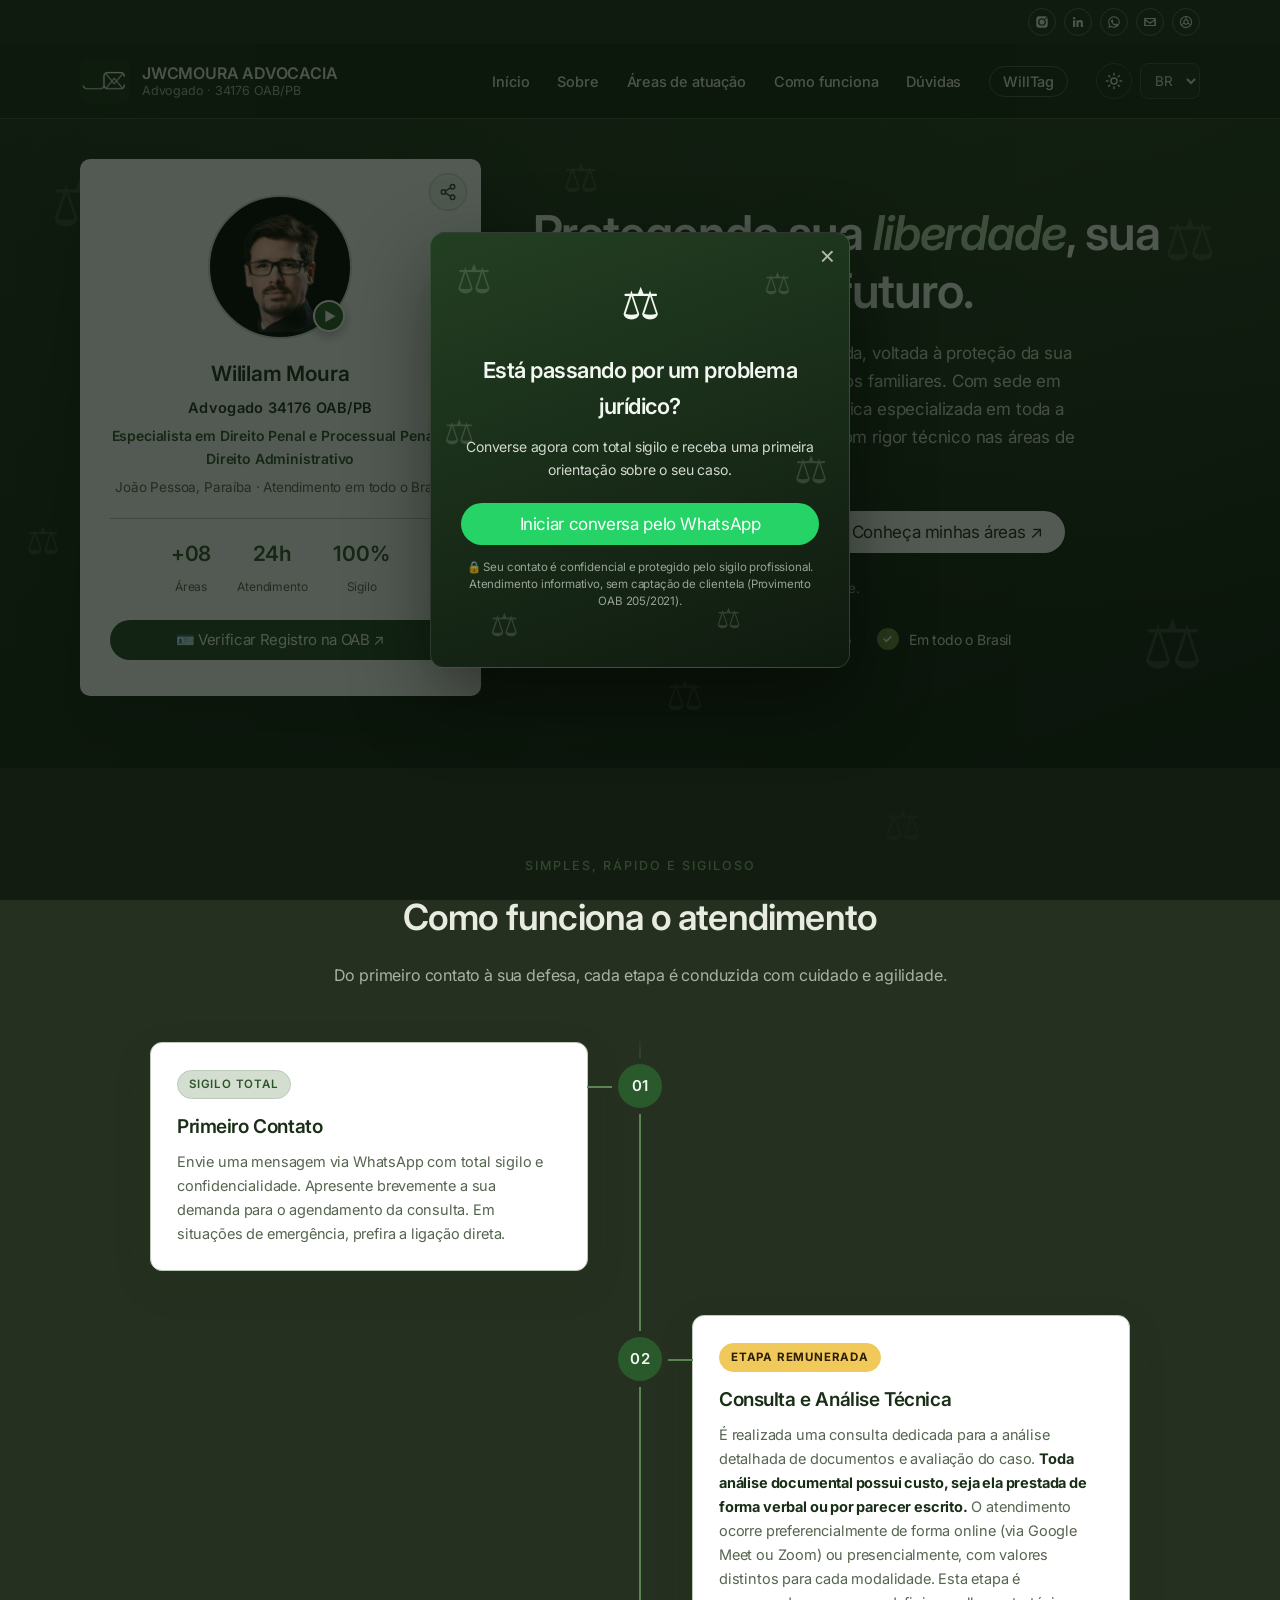
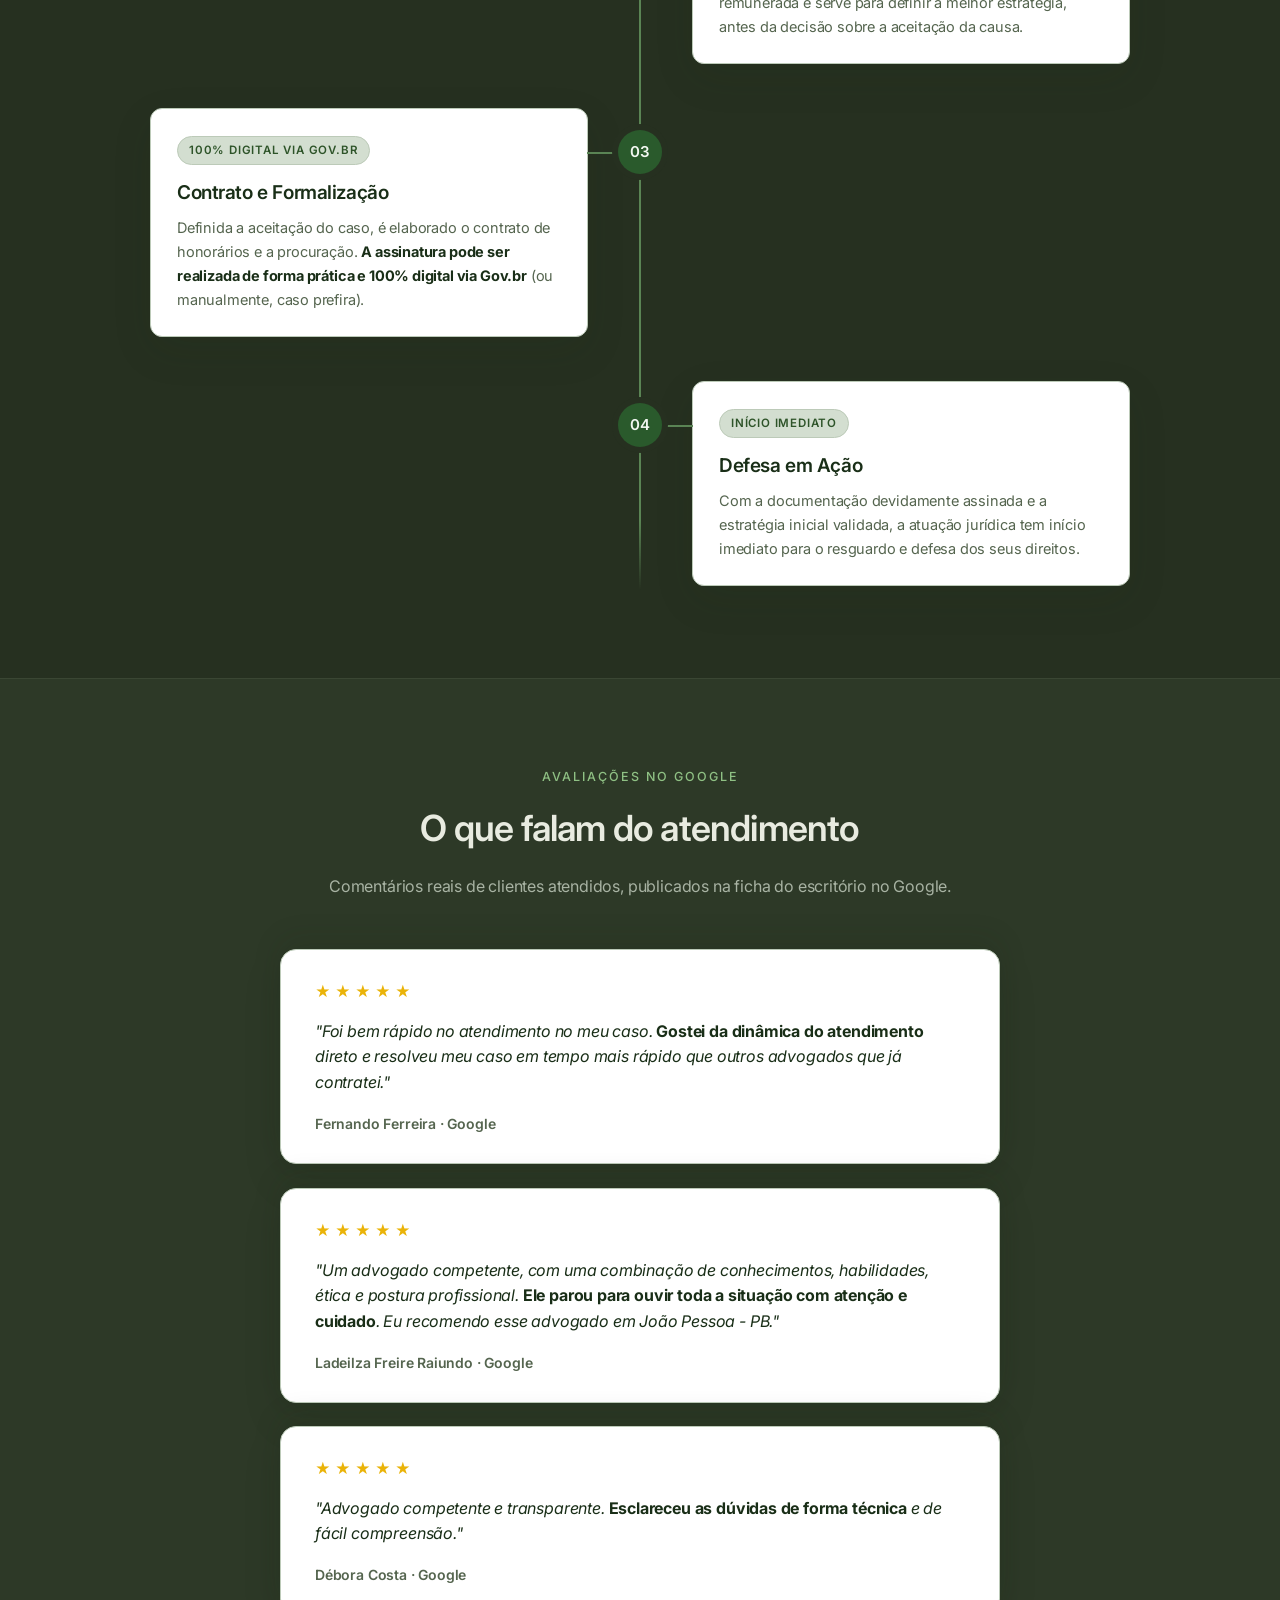
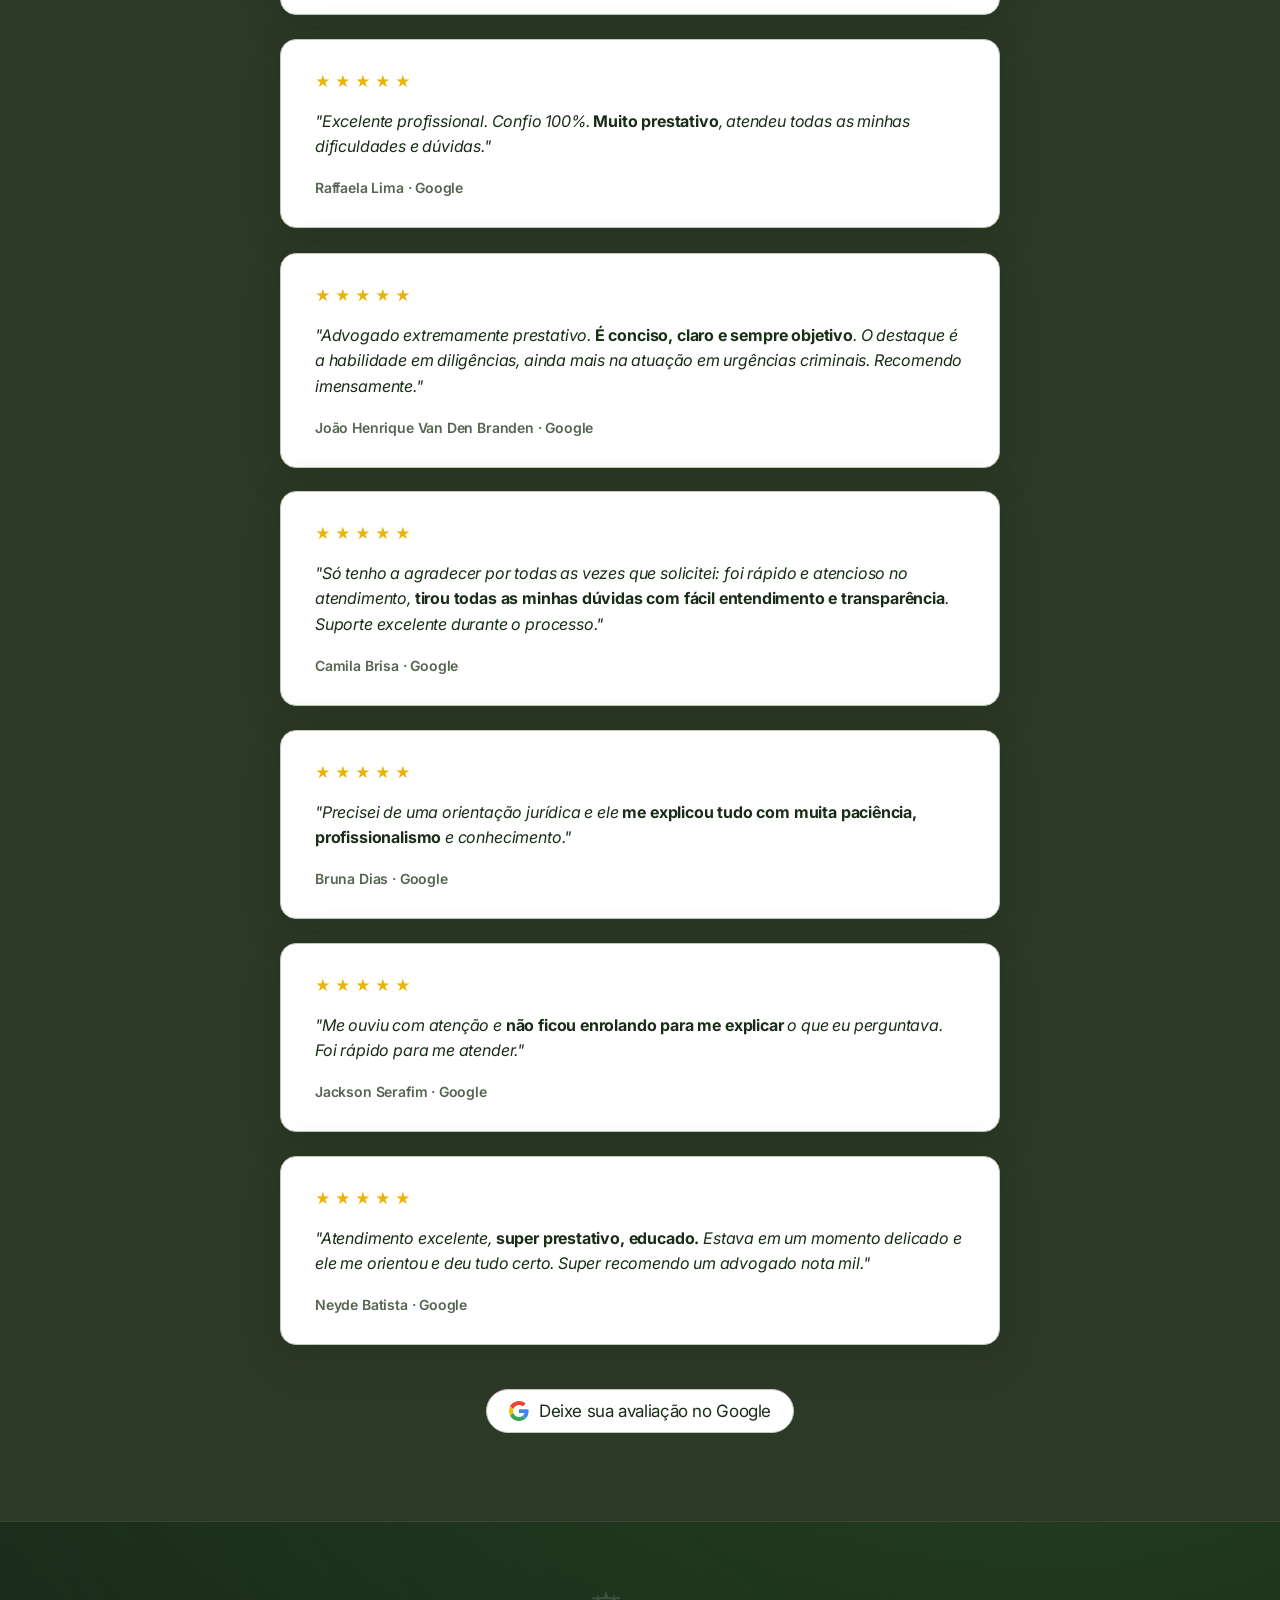
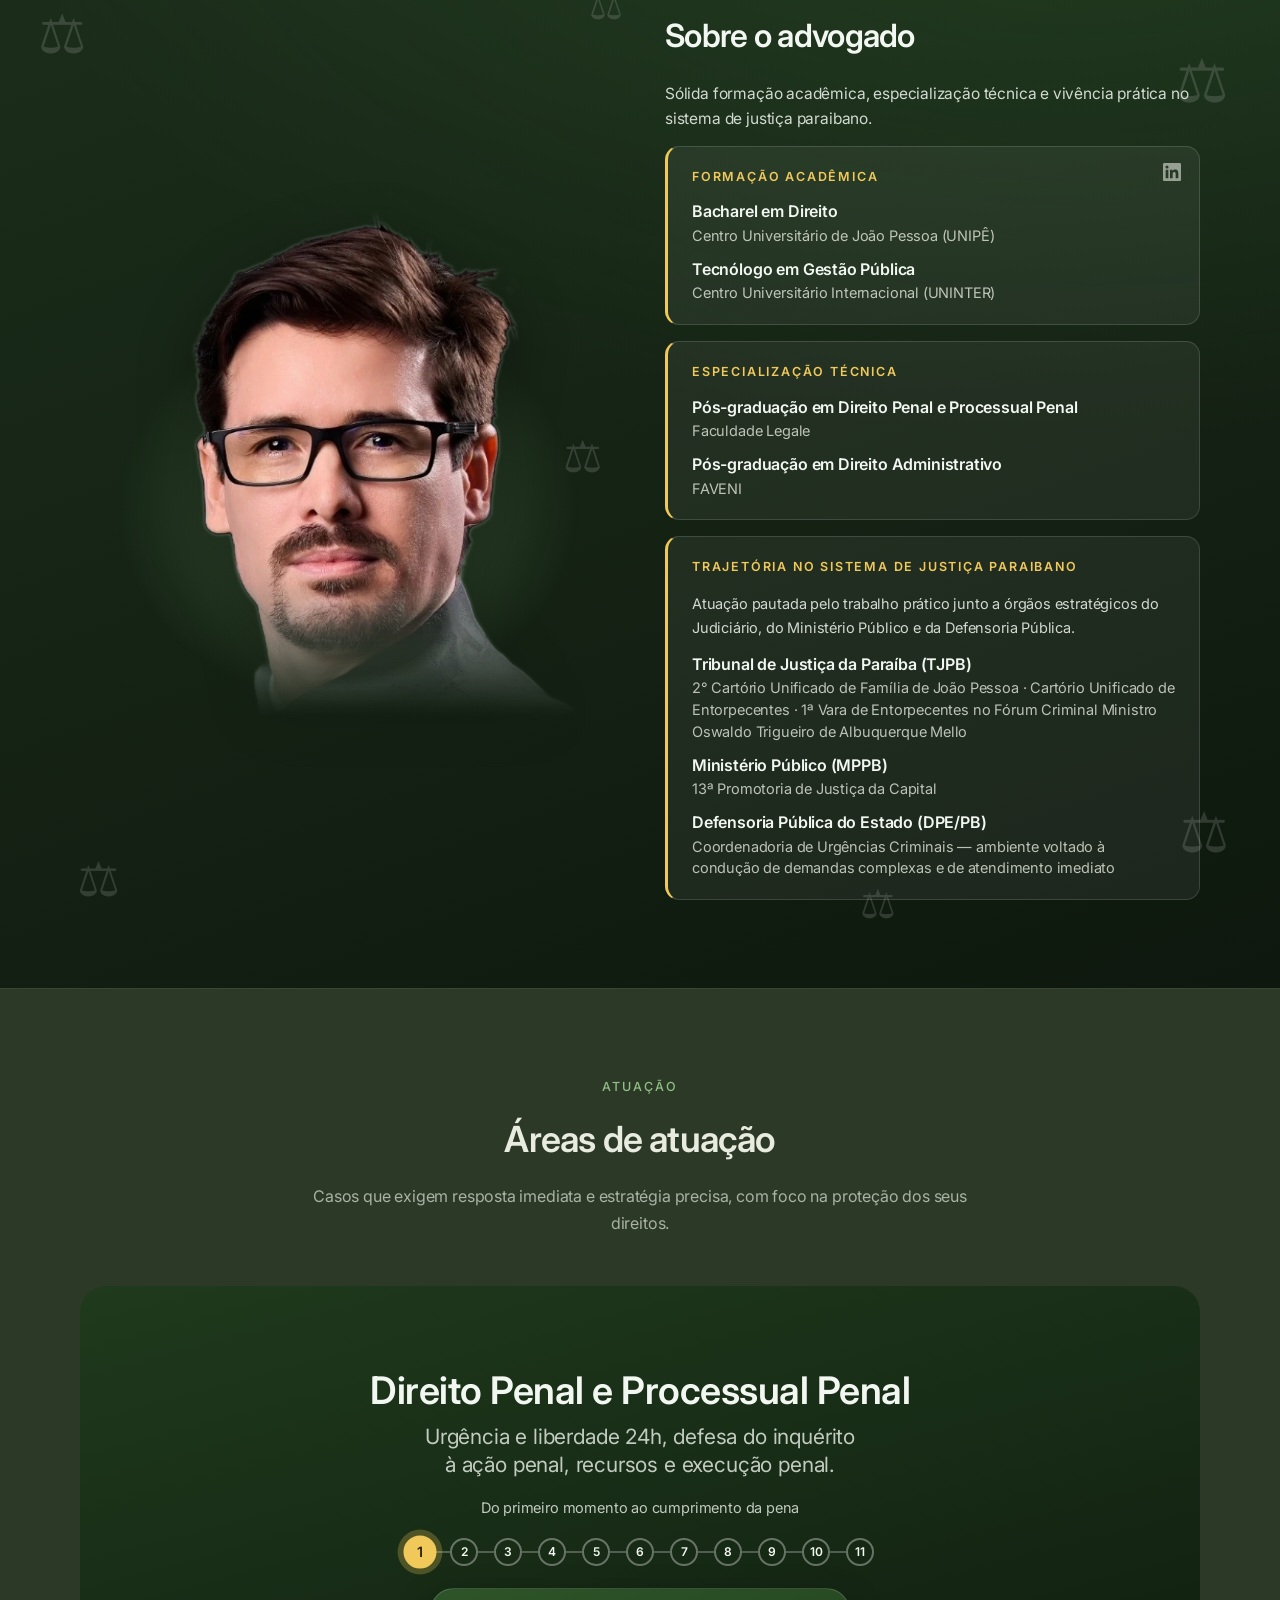
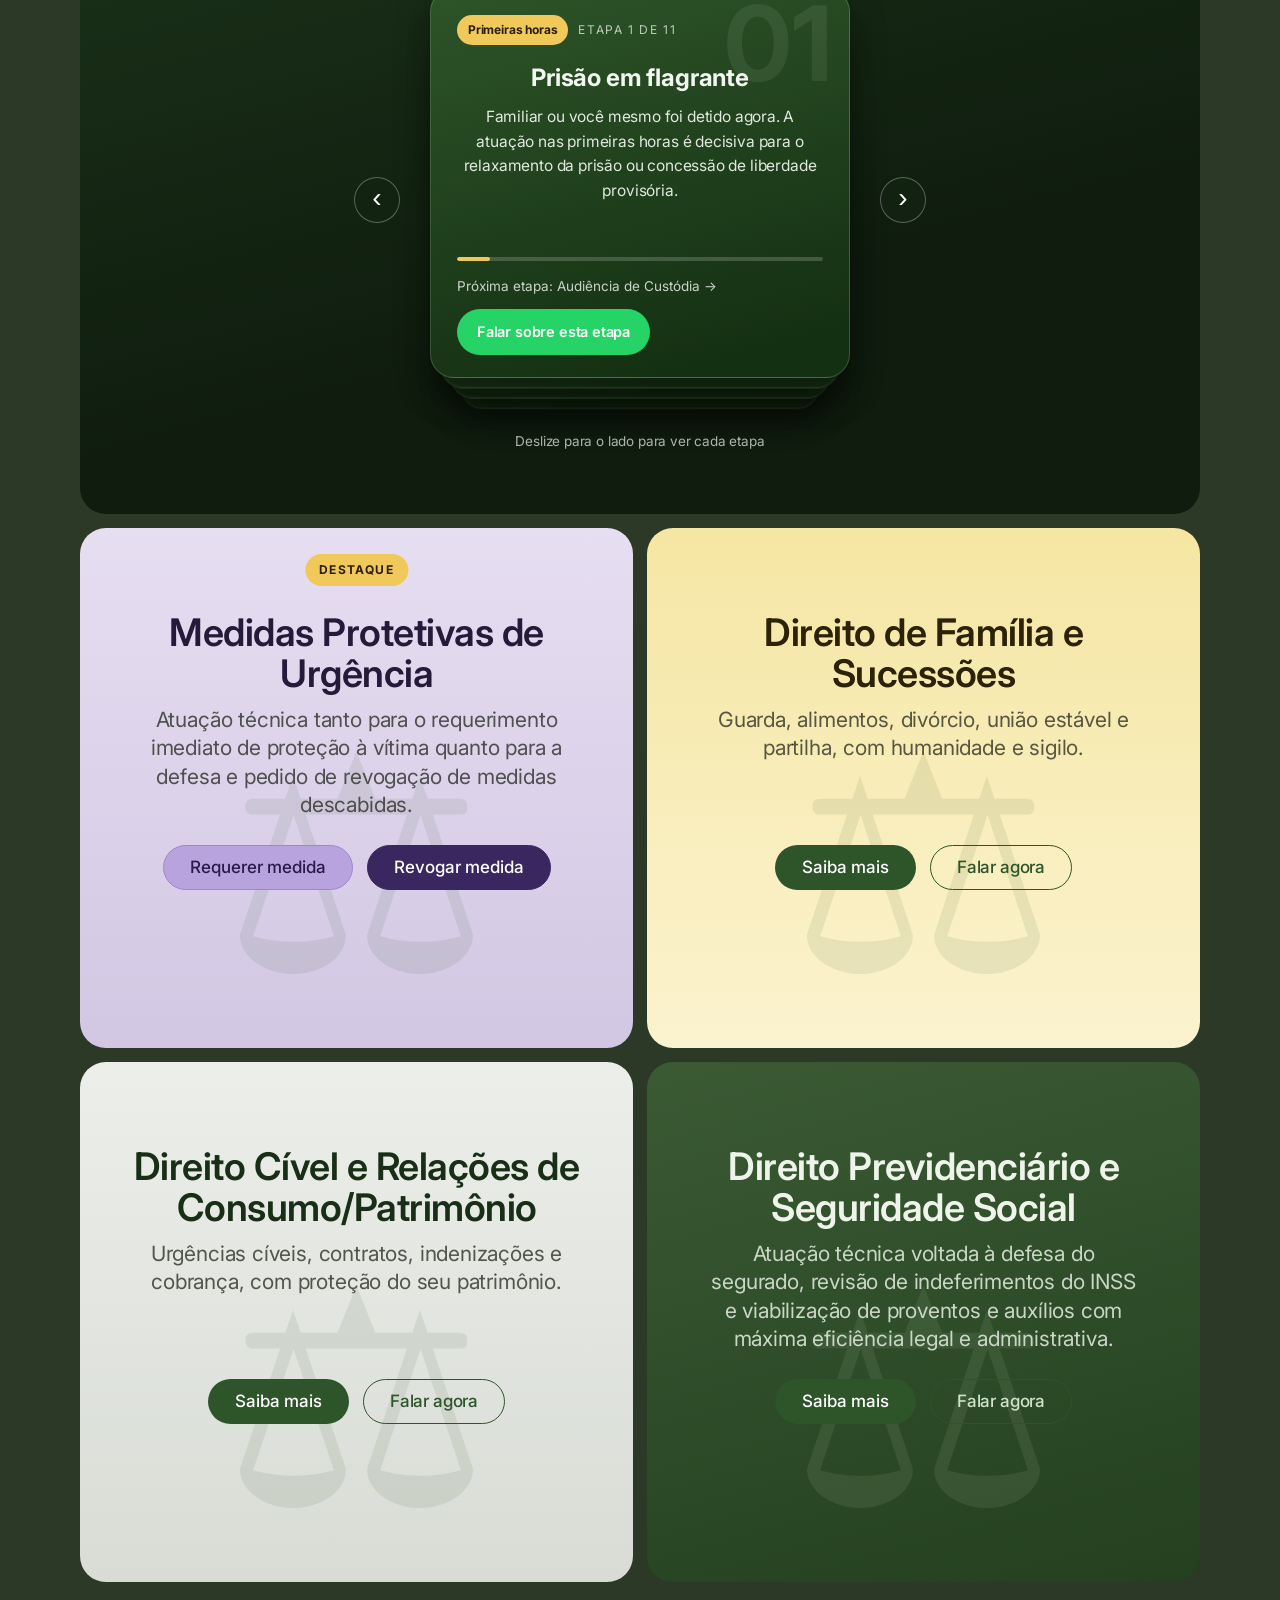
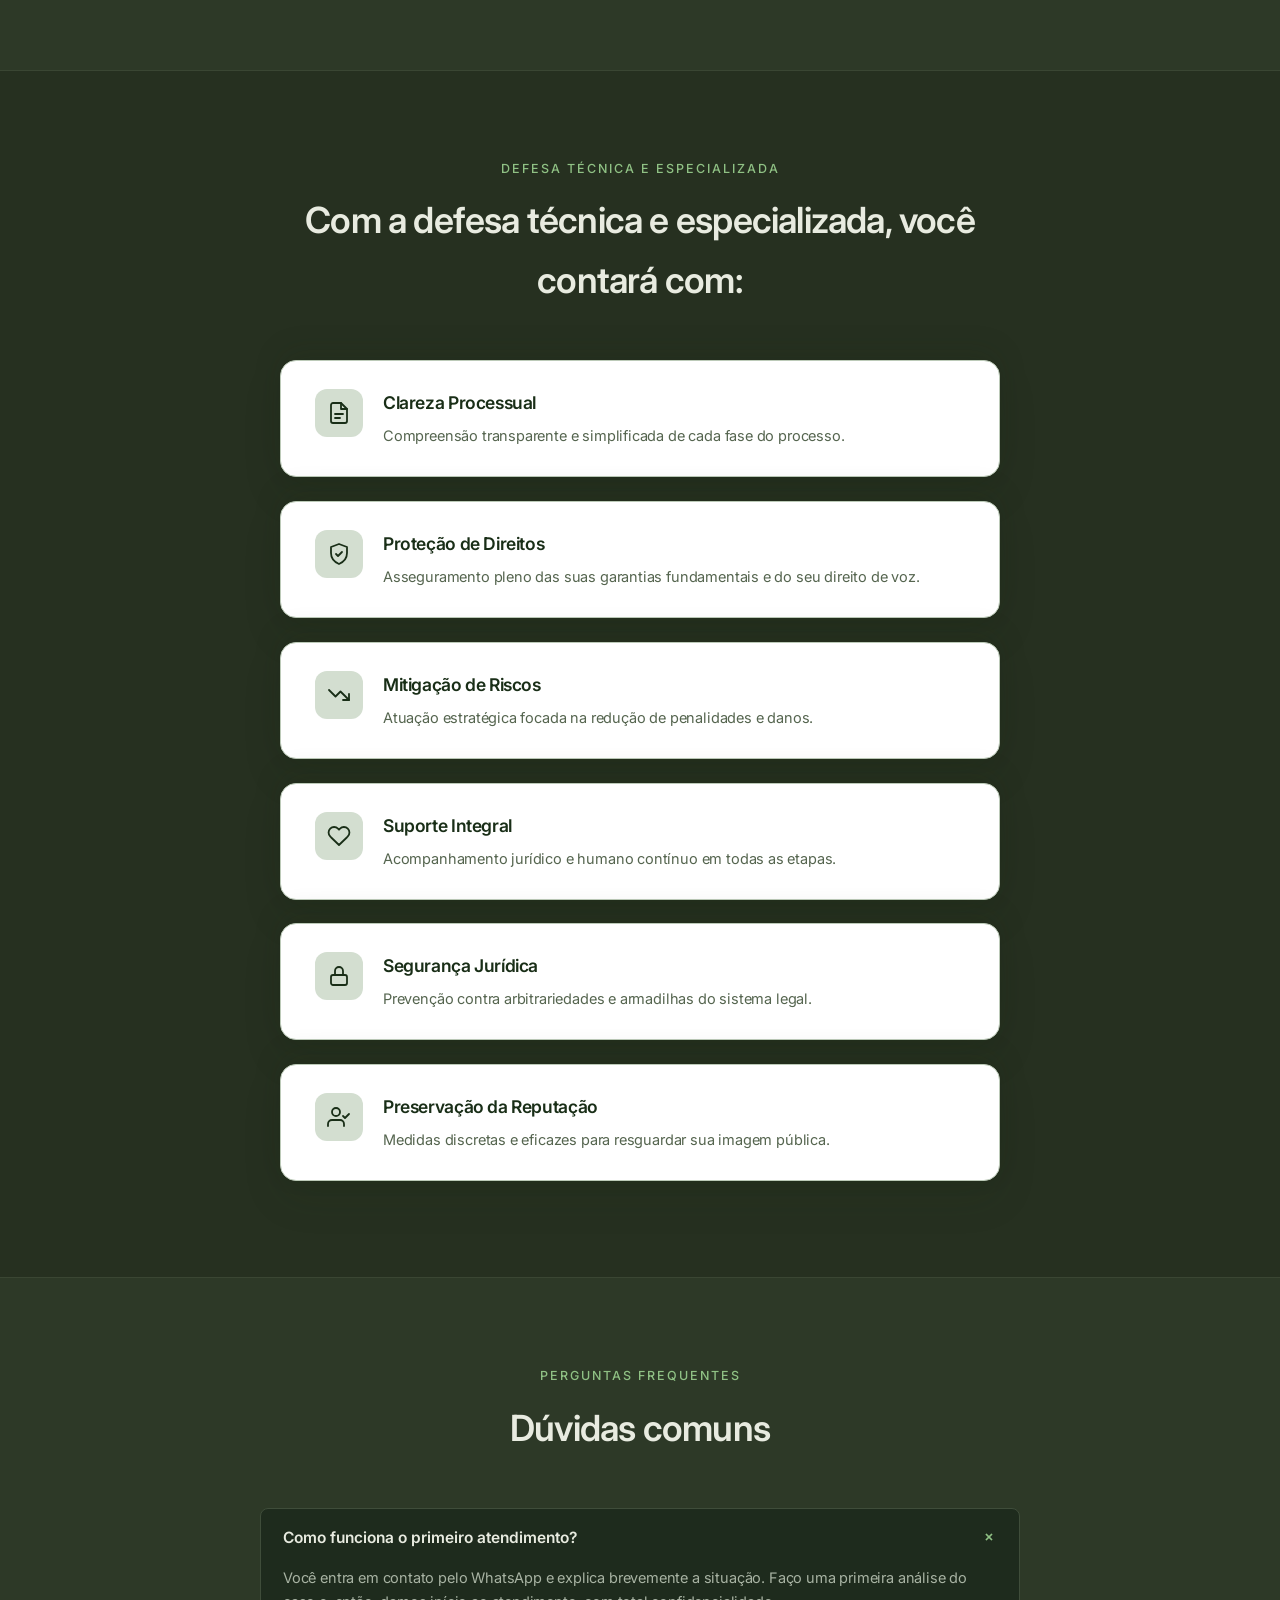
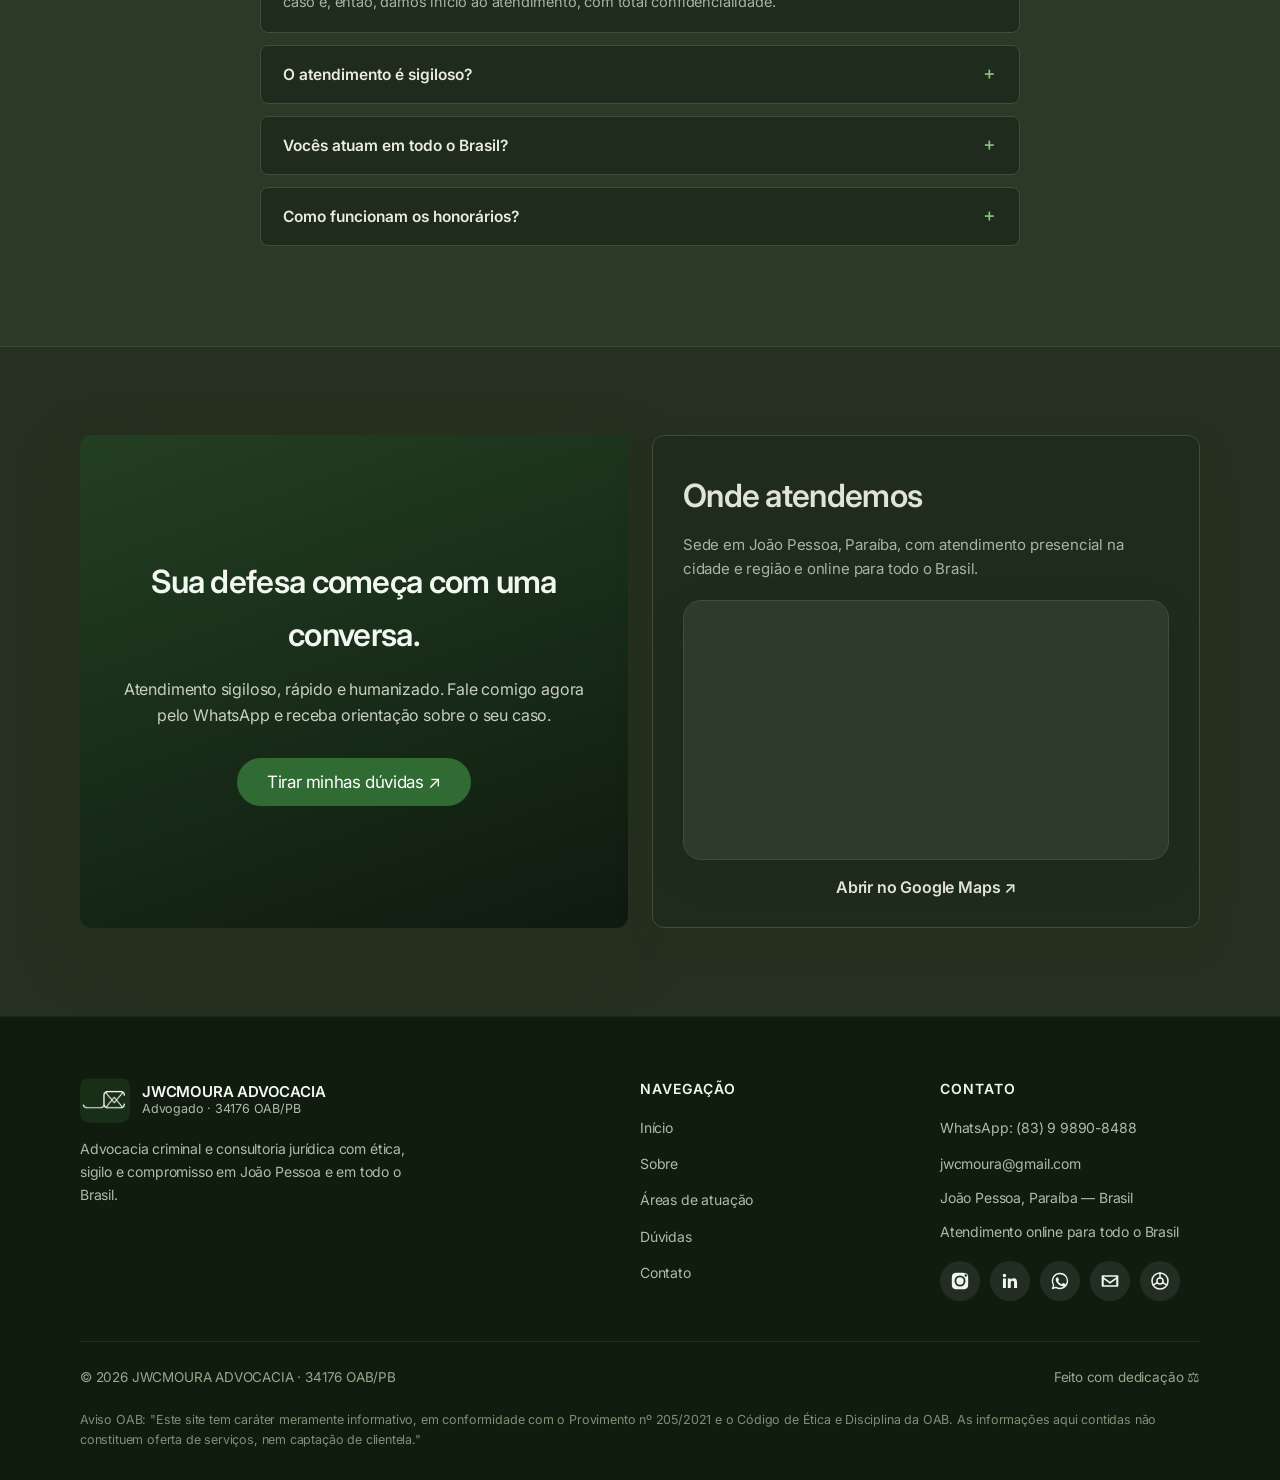
<file: index.html>
<!DOCTYPE html>
<html lang="pt-BR">
<head>
  <meta charset="UTF-8" />
  <meta name="referrer" content="strict-origin-when-cross-origin" />
  <meta name="viewport" content="width=device-width, initial-scale=1.0" />
  <link rel="icon" type="image/png" href="assets/img/logo.png" />
  <link rel="preconnect" href="https://fonts.googleapis.com" />
  <link rel="preconnect" href="https://fonts.gstatic.com" crossorigin />
  <link href="https://fonts.googleapis.com/css2?family=Inter:wght@400;500;600;700&display=swap" rel="stylesheet" />
  <title>JWCMOURA ADVOCACIA | Advogado OAB/PB</title>
  <link rel="stylesheet" href="assets/css/01-base.css" />
  <link rel="stylesheet" href="assets/css/02-header.css" />
  <link rel="stylesheet" href="assets/css/03-sections.css" />
  <link rel="stylesheet" href="assets/css/04-components.css" />
  <link rel="stylesheet" href="assets/css/05-whatsapp.css" />
  <link rel="stylesheet" href="assets/css/06-responsive.css" />
  <link rel="stylesheet" href="assets/css/07-apple-ui.css" />
  <link rel="stylesheet" href="assets/css/08-video-modal.css" />
  <link rel="stylesheet" href="assets/css/09-content-blocks.css" />
  <link rel="stylesheet" href="assets/css/10-interactions.css" />
  <link rel="stylesheet" href="assets/css/11-theme.css" />
  <link rel="stylesheet" href="assets/css/12-carousels.css" />
  <link rel="stylesheet" href="assets/css/13-card-stack.css" />

  <!-- Scripts: dados primeiro, depois a lógica (defer mantém a ordem) -->
  <script defer src="assets/js/data/areas.js"></script>
  <script defer src="assets/js/data/i18n.js"></script>
  <script defer src="assets/js/data/flow.js"></script>
  <script defer src="assets/js/data/protective-measures.js"></script>
  <script defer src="assets/js/card-stack.js"></script>
  <script defer src="assets/js/whatsapp-avatar.js"></script>
  <script defer src="assets/js/main.js"></script>
  <script defer src="assets/js/reveal.js"></script>
  <script defer src="assets/js/whatsapp-drag.js"></script>
  <script defer src="assets/js/testimonials.js"></script>
  <script defer src="assets/js/whatsapp-visibility.js"></script>
  <script defer src="assets/js/areas.js"></script>
  <script defer src="assets/js/i18n.js"></script>
  <script defer src="assets/js/willtag.js"></script>
  <script defer src="assets/js/whatsapp-bubble.js"></script>
  <script defer src="assets/js/theme.js"></script>
  <script defer src="assets/js/share.js"></script>
  <script defer src="assets/js/flow-modal.js"></script>
  <script defer src="assets/js/protective-measures.js"></script>
</head>
<body>
  <div class="bg-shapes" aria-hidden="true">
    <div class="scale" style="top:4%;  left:6%;  font-size:70px; animation:float-a 16s infinite;">⚖</div>
    <div class="scale" style="top:12%; right:8%; font-size:46px; animation:float-b 13s infinite;">⚖</div>
    <div class="scale" style="top:34%; left:2%;  font-size:60px; animation:float-c 18s infinite;">⚖</div>
    <div class="scale" style="top:60%; left:10%; font-size:38px; animation:float-d 20s infinite;">⚖</div>
    <div class="scale" style="bottom:26%; left:14%; font-size:52px; animation:float-b 15s infinite;">⚖</div>
    <div class="scale" style="bottom:18%; right:8%; font-size:66px; animation:float-a 19s infinite;">⚖</div>
    <div class="scale" style="bottom:6%;  right:28%; font-size:42px; animation:float-c 14s infinite;">⚖</div>
    <div class="scale" style="top:48%; right:14%; font-size:54px; animation:float-d 17s infinite;">⚖</div>
    <div class="scale" style="bottom:42%; left:42%; font-size:36px; animation:float-a 21s infinite;">⚖</div>
    <div class="scale" style="top:70%;  left:24%; font-size:48px; animation:float-c 16s infinite;">⚖</div>
  </div>

  <!-- Announcement bar + social icons -->
  <div class="announce">
    <div class="social-top">
      <a href="https://www.instagram.com/jwcmoura" target="_blank" rel="noopener" aria-label="Instagram" title="Instagram"><svg viewBox="0 0 24 24"><path d="M12 2.2c3.2 0 3.6 0 4.85.07 1.17.05 1.8.25 2.23.41.56.22.96.48 1.38.9.42.42.68.82.9 1.38.16.42.36 1.06.41 2.23.06 1.25.07 1.65.07 4.85s0 3.6-.07 4.85c-.05 1.17-.25 1.8-.41 2.23a3.7 3.7 0 0 1-.9 1.38c-.42.42-.82.68-1.38.9-.42.16-1.06.36-2.23.41-1.25.07-1.65.07-4.85.07s-3.6 0-4.85-.07c-1.17-.05-1.8-.25-2.23-.41a3.7 3.7 0 0 1-1.38-.9 3.7 3.7 0 0 1-.9-1.38c-.16-.42-.36-1.06-.41-2.23C2.21 15.6 2.2 15.2 2.2 12s0-3.6.07-4.85c.05-1.17.25-1.8.41-2.23.22-.56.48-.96.9-1.38.42-.42.82-.68 1.38-.9.42-.16 1.06-.36 2.23-.41C8.4 2.21 8.8 2.2 12 2.2zm0 3.2a6.6 6.6 0 1 0 0 13.2 6.6 6.6 0 0 0 0-13.2zm0 2.2a4.4 4.4 0 1 1 0 8.8 4.4 4.4 0 0 1 0-8.8zm6.9-3.6a1.5 1.5 0 1 0 0 3 1.5 1.5 0 0 0 0-3z"/></svg></a><a href="https://www.linkedin.com/in/jwcmoura/" target="_blank" rel="noopener" aria-label="LinkedIn" title="LinkedIn"><svg viewBox="0 0 24 24"><path d="M20.45 20.45h-3.56v-5.57c0-1.33-.03-3.04-1.85-3.04-1.85 0-2.14 1.45-2.14 2.94v5.67H9.35V9h3.41v1.56h.05c.48-.9 1.64-1.85 3.37-1.85 3.6 0 4.27 2.37 4.27 5.46v6.28zM5.34 7.43a2.07 2.07 0 1 1 0-4.14 2.07 2.07 0 0 1 0 4.14zM7.12 20.45H3.55V9h3.57v11.45z"/></svg></a><a href="https://wa.me/5583998908488" target="_blank" rel="noopener" aria-label="WhatsApp" title="WhatsApp"><svg viewBox="0 0 24 24"><path d="M12.04 2a9.9 9.9 0 0 0-8.5 14.93L2 22l5.2-1.36A9.9 9.9 0 1 0 12.04 2zm0 1.8a8.1 8.1 0 1 1-4.3 15l-.3-.18-3.08.8.82-3-.2-.32A8.1 8.1 0 0 1 12.04 3.8zM8.6 7.6c-.2 0-.5.07-.75.35-.26.28-1 1-1 2.4s1.03 2.8 1.17 3c.14.2 2 3.2 4.9 4.36 2.4.95 2.9.76 3.4.72.52-.05 1.68-.68 1.92-1.35.24-.67.24-1.24.17-1.36-.07-.12-.26-.2-.55-.33-.29-.14-1.68-.83-1.94-.92-.26-.1-.45-.14-.64.14-.19.29-.73.92-.9 1.1-.16.2-.33.22-.62.08-.29-.14-1.2-.44-2.3-1.42-.85-.76-1.43-1.7-1.6-1.98-.16-.29-.02-.44.13-.58.13-.13.29-.34.43-.5.14-.17.19-.29.29-.48.1-.2.05-.36-.02-.5-.07-.15-.64-1.58-.9-2.16-.23-.5-.47-.5-.64-.5z"/></svg></a><a href="mailto:jwcmoura@gmail.com" aria-label="E-mail" title="E-mail"><svg viewBox="0 0 24 24"><path d="M3 5h18a1 1 0 0 1 1 1v12a1 1 0 0 1-1 1H3a1 1 0 0 1-1-1V6a1 1 0 0 1 1-1zm1.5 2.2v.2L12 13l7.5-5.6v-.2l-.1-.2H4.6l-.1.2zm15 2.6L12 15.4 4.5 9.8V17h15V9.8z"/></svg></a><a href="https://chromewebstore.google.com/detail/willtag/kfolkefjecgpmdgmdboegoicanlagdem" target="_blank" rel="noopener" aria-label="WillTag — Chrome Web Store" title="WillTag — Chrome Web Store"><svg viewBox="0 0 24 24"><circle cx="12" cy="12" r="9.6" fill="none" stroke="currentColor" stroke-width="1.8"/><circle cx="12" cy="12" r="3.7" fill="none" stroke="currentColor" stroke-width="1.8"/><path d="M12 8.3V2.4M15.2 13.9l5.1 3M8.8 13.9l-5.1 3" fill="none" stroke="currentColor" stroke-width="1.8" stroke-linecap="round"/></svg></a>
    </div>
  </div>

  <!-- Navbar -->
  <nav class="topbar">
    <div class="topbar-inner">
      <a class="brand" href="#inicio">
        <span class="brand-mark" role="img" aria-label="Logo JWCMOURA"></span>
        <span class="brand-name">JWCMOURA ADVOCACIA<br><small>Advogado · 34176 OAB/PB</small></span>
      </a>
      <ul class="nav-links" id="navLinks">
        <li><a href="#inicio">Início</a></li>
        <li><a href="#sobre">Sobre</a></li>
        <li><a href="#areas">Áreas de atuação</a></li>
        <li><a href="#como">Como funciona</a></li>
        <li><a href="#duvidas">Dúvidas</a></li>
        <li><a href="#willtag" id="navWillTag" class="nav-wt">WillTag</a></li>
        <li class="lang-li"><button type="button" id="themeBtn" class="theme-btn" aria-label="Modo claro / escuro" title="Modo claro / escuro"><svg class="ic-sun" viewBox="0 0 24 24" fill="none" stroke="currentColor" stroke-width="2" stroke-linecap="round"><circle cx="12" cy="12" r="4"/><path d="M12 2v2M12 20v2M4.9 4.9l1.4 1.4M17.7 17.7l1.4 1.4M2 12h2M20 12h2M4.9 19.1l1.4-1.4M17.7 6.3l1.4-1.4"/></svg><svg class="ic-moon" viewBox="0 0 24 24" fill="none" stroke="currentColor" stroke-width="2" stroke-linecap="round" stroke-linejoin="round"><path d="M21 12.8A9 9 0 1 1 11.2 3a7 7 0 0 0 9.8 9.8z"/></svg></button><select id="langSel" aria-label="Idioma / Language"><option value="pt">BR</option><option value="en">EN</option><option value="es">ES</option><option value="fr">FR</option></select></li>
      </ul>
      <button class="hamburger" id="hamburger" aria-label="Menu">☰</button>
    </div>
  </nav>

  <!-- Hero -->
  <header class="hero" id="inicio">
    <div class="hero-shapes" aria-hidden="true">
      <div class="scale" style="top:8%; left:4%; font-size:64px; animation:float-a 16s infinite;">⚖</div>
      <div class="scale" style="top:6%; left:44%; font-size:40px; animation:float-b 13s infinite;">⚖</div>
      <div class="scale" style="top:14%; right:5%; font-size:58px; animation:float-c 18s infinite;">⚖</div>
      <div class="scale" style="top:46%; left:30%; font-size:48px; animation:float-d 20s infinite;">⚖</div>
      <div class="scale" style="bottom:10%; left:8%; font-size:56px; animation:float-b 15s infinite;">⚖</div>
      <div class="scale" style="bottom:8%; left:52%; font-size:42px; animation:float-a 19s infinite;">⚖</div>
      <div class="scale" style="bottom:14%; right:6%; font-size:68px; animation:float-c 14s infinite;">⚖</div>
      <div class="scale" style="top:40%; right:38%; font-size:36px; animation:float-d 17s infinite;">⚖</div>
      <div class="scale" style="top:62%; left:2%; font-size:38px; animation:float-a 21s infinite;">⚖</div>
      <div class="scale" style="top:30%; left:14%; font-size:44px; animation:float-c 16s infinite;">⚖</div>
    </div>
    <div class="container">
      <div>
        <h1>Protegendo sua <em>liberdade</em>, sua família e o seu futuro.</h1>
        <p class="lead">
          Atuação jurídica estratégica e humanizada, voltada à proteção da sua liberdade e ao resguardo dos seus direitos familiares.
          Com sede em João Pessoa, prestamos assessoria jurídica especializada em toda a Paraíba e no âmbito nacional,
          atuando com rigor técnico nas áreas de Direito.
        </p>
        <div class="hero-ctas">
          <a class="btn btn-wa" href="https://wa.me/5583998908488" target="_blank" rel="noopener" id="btnWaHero">WhatsApp — Atendimento 24h</a>
          <a class="btn btn-light" href="#areas" id="btnAreas">Conheça minhas áreas ↗</a>
        </div>
        <p class="hero-note">Primeiro contato com total sigilo e confidencialidade.</p>
        <div class="trust-strip">
          <span class="trust-item"><span class="trust-mark">✓</span> 34176 OAB/PB</span>
          <span class="trust-item"><span class="trust-mark">✓</span> Atendimento sigiloso</span>
          <span class="trust-item"><span class="trust-mark">✓</span> Em todo o Brasil</span>
        </div>
      </div>

      <div class="hero-card">
        <div class="share-wrap"><button type="button" class="share-btn" id="shareBtn" aria-label="Compartilhar" aria-expanded="false" title="Compartilhar"><svg viewBox="0 0 24 24" fill="none" stroke="currentColor" stroke-width="2" stroke-linecap="round" stroke-linejoin="round"><circle cx="18" cy="5" r="3"/><circle cx="6" cy="12" r="3"/><circle cx="18" cy="19" r="3"/><path d="M8.6 13.5l6.8 4M15.4 6.5l-6.8 4"/></svg></button><div class="share-menu" id="shareMenu" role="menu" hidden><button type="button" class="sh-item" data-sh="wa"><svg viewBox="0 0 24 24" fill="currentColor"><path d="M12.04 2a9.9 9.9 0 0 0-8.5 14.93L2 22l5.2-1.36A9.9 9.9 0 1 0 12.04 2zm0 1.8a8.1 8.1 0 1 1-4.3 15l-.3-.18-3.08.8.82-3-.2-.32A8.1 8.1 0 0 1 12.04 3.8zM8.6 7.6c-.2 0-.5.07-.75.35-.26.28-1 1-1 2.4s1.03 2.8 1.17 3c.14.2 2 3.2 4.9 4.36 2.4.95 2.9.76 3.4.72.52-.05 1.68-.68 1.92-1.35.24-.67.24-1.24.17-1.36-.07-.12-.26-.2-.55-.33-.29-.14-1.68-.83-1.94-.92-.26-.1-.45-.14-.64.14-.19.29-.73.92-.9 1.1-.16.2-.33.22-.62.08-.29-.14-1.2-.44-2.3-1.42-.85-.76-1.43-1.7-1.6-1.98-.16-.29-.02-.44.13-.58.13-.13.29-.34.43-.5.14-.17.19-.29.29-.48.1-.2.05-.36-.02-.5-.07-.15-.64-1.58-.9-2.16-.23-.5-.47-.5-.64-.5z"/></svg><span data-l="WhatsApp">WhatsApp</span></button><button type="button" class="sh-item" data-sh="ig"><svg viewBox="0 0 24 24" fill="currentColor"><path d="M12 2.2c3.2 0 3.6 0 4.85.07 1.17.05 1.8.25 2.23.41.56.22.96.48 1.38.9.42.42.68.82.9 1.38.16.42.36 1.06.41 2.23.06 1.25.07 1.65.07 4.85s0 3.6-.07 4.85c-.05 1.17-.25 1.8-.41 2.23a3.7 3.7 0 0 1-.9 1.38c-.42.42-.82.68-1.38.9-.42.16-1.06.36-2.23.41-1.25.07-1.65.07-4.85.07s-3.6 0-4.85-.07c-1.17-.05-1.8-.25-2.23-.41a3.7 3.7 0 0 1-1.38-.9 3.7 3.7 0 0 1-.9-1.38c-.16-.42-.36-1.06-.41-2.23C2.21 15.6 2.2 15.2 2.2 12s0-3.6.07-4.85c.05-1.17.25-1.8.41-2.23.22-.56.48-.96.9-1.38.42-.42.82-.68 1.38-.9.42-.16 1.06-.36 2.23-.41C8.4 2.21 8.8 2.2 12 2.2zm0 3.2a6.6 6.6 0 1 0 0 13.2 6.6 6.6 0 0 0 0-13.2zm0 2.2a4.4 4.4 0 1 1 0 8.8 4.4 4.4 0 0 1 0-8.8zm6.9-3.6a1.5 1.5 0 1 0 0 3 1.5 1.5 0 0 0 0-3z"/></svg><span data-l="Instagram">Instagram</span></button><button type="button" class="sh-item" data-sh="x"><svg viewBox="0 0 24 24" fill="currentColor"><path d="M18.9 2H22l-7.2 8.2L23 22h-6.6l-5.2-6.8L5.2 22H2l7.7-8.8L1.5 2h6.7l4.7 6.2L18.9 2zm-1.2 18h1.8L6.4 3.9H4.5L17.7 20z"/></svg><span data-l="X">X</span></button><button type="button" class="sh-item" data-sh="tg"><svg viewBox="0 0 24 24" fill="currentColor"><path d="M21.94 3.6 2.9 10.9c-1.3.5-1.3 1.3-.2 1.6l4.9 1.5 1.9 5.8c.2.6.1.8.7.8.5 0 .7-.2 1-.5l2.3-2.2 4.8 3.5c.9.5 1.5.2 1.7-.8l3.1-14.8c.3-1.2-.5-1.8-1.5-1.4zM8.6 13.4l9.6-6c.5-.3.9-.1.5.2l-8 7.2-.3 3.5-1.8-4.9z"/></svg><span data-l="Telegram">Telegram</span></button><button type="button" class="sh-item" data-sh="copy"><svg viewBox="0 0 24 24" fill="none" stroke="currentColor" stroke-width="2" stroke-linecap="round" stroke-linejoin="round"><path d="M10 13a5 5 0 0 0 7.07 0l3-3a5 5 0 0 0-7.07-7.07l-1.7 1.7M14 11a5 5 0 0 0-7.07 0l-3 3a5 5 0 0 0 7.07 7.07l1.7-1.7"/></svg><span data-l="Copiar link">Copiar link</span></button></div><div class="share-toast" id="shareToast" role="status" aria-live="polite"></div></div>
        <div class="hero-media">
          <button class="avatar" id="heroAvatar" aria-label="Ver vídeo" title="Ver vídeo"><span class="play-badge">▶</span></button>
        </div>
        <h2>Wililam Moura</h2>
        <div class="oab-line">Advogado 34176 OAB/PB</div>
        <div class="role">Especialista em Direito Penal e Processual Penal e Direito Administrativo</div>
        <div class="loc">João Pessoa, Paraíba · Atendimento em todo o Brasil</div>
        <div class="stats">
          <div class="stat"><b>+08</b><span>Áreas</span></div>
          <div class="stat"><b>24h</b><span>Atendimento</span></div>
          <div class="stat"><b>100%</b><span>Sigilo</span></div>
        </div>
        <a class="btn card-oab" href="https://cna.oab.org.br/home/external?id=QoIGJL9b%2FfKuoadQrPuCaQ%3D%3D&amp;uf=PB" target="_blank" rel="noopener">🪪 Verificar Registro na OAB ↗</a>
      </div>
    </div>
  </header>

<!-- Como funciona -->
  <section class="section" id="como">
    <div class="container">
      <div class="sec-head">
        <div class="kicker">Simples, rápido e sigiloso</div>
        <h2>Como funciona o atendimento</h2>
        <p>Do primeiro contato à sua defesa, cada etapa é conduzida com cuidado e agilidade.</p>
      </div>
      <div class="timeline">
        <div class="tl-item"><span class="tl-dot">01</span><div class="tl-card"><span class="tl-tag">Sigilo total</span><h3>Primeiro Contato</h3><p>Envie uma mensagem via WhatsApp com total sigilo e confidencialidade. Apresente brevemente a sua demanda para o agendamento da consulta. Em situações de emergência, prefira a ligação direta.</p></div></div>
        <div class="tl-item"><span class="tl-dot">02</span><div class="tl-card"><span class="tl-tag tl-paid">Etapa remunerada</span><h3>Consulta e Análise Técnica</h3><p>É realizada uma consulta dedicada para a análise detalhada de documentos e avaliação do caso. <strong>Toda análise documental possui custo, seja ela prestada de forma verbal ou por parecer escrito.</strong> O atendimento ocorre preferencialmente de forma online (via Google Meet ou Zoom) ou presencialmente, com valores distintos para cada modalidade. Esta etapa é remunerada e serve para definir a melhor estratégia, antes da decisão sobre a aceitação da causa.</p></div></div>
        <div class="tl-item"><span class="tl-dot">03</span><div class="tl-card"><span class="tl-tag">100% digital via Gov.br</span><h3>Contrato e Formalização</h3><p>Definida a aceitação do caso, é elaborado o contrato de honorários e a procuração. <strong>A assinatura pode ser realizada de forma prática e 100% digital via Gov.br</strong> (ou manualmente, caso prefira).</p></div></div>
        <div class="tl-item"><span class="tl-dot">04</span><div class="tl-card"><span class="tl-tag">Início imediato</span><h3>Defesa em Ação</h3><p>Com a documentação devidamente assinada e a estratégia inicial validada, a atuação jurídica tem início imediato para o resguardo e defesa dos seus direitos.</p></div></div>
      </div>
    </div>
  </section>

  <!-- Depoimentos -->
  <section class="section alt" id="depoimentos">
    <div class="container">
      <div class="sec-head">
        <div class="kicker">Avaliações no Google</div>
        <h2>O que falam do atendimento</h2>
        <p>Comentários reais de clientes atendidos, publicados na ficha do escritório no Google.</p>
      </div>
      <div class="testi-stack" id="testiStack">
        <div class="testi"><div class="stars">★★★★★</div><p>"Foi bem rápido no atendimento no meu caso. <strong>Gostei da dinâmica do atendimento</strong> direto e resolveu meu caso em tempo mais rápido que outros advogados que já contratei."</p><div class="who">Fernando Ferreira · Google</div></div>
        <div class="testi"><div class="stars">★★★★★</div><p>"Um advogado competente, com uma combinação de conhecimentos, habilidades, ética e postura profissional. <strong>Ele parou para ouvir toda a situação com atenção e cuidado</strong>. Eu recomendo esse advogado em João Pessoa - PB."</p><div class="who">Ladeilza Freire Raiundo · Google</div></div>
        <div class="testi"><div class="stars">★★★★★</div><p>"Advogado competente e transparente. <strong>Esclareceu as dúvidas de forma técnica</strong> e de fácil compreensão."</p><div class="who">Débora Costa · Google</div></div>
        <div class="testi"><div class="stars">★★★★★</div><p>"Excelente profissional. Confio 100%. <strong>Muito prestativo</strong>, atendeu todas as minhas dificuldades e dúvidas."</p><div class="who">Raffaela Lima · Google</div></div>
        <div class="testi"><div class="stars">★★★★★</div><p>"Advogado extremamente prestativo. <strong>É conciso, claro e sempre objetivo</strong>. O destaque é a habilidade em diligências, ainda mais na atuação em urgências criminais. Recomendo imensamente."</p><div class="who">João Henrique Van Den Branden · Google</div></div>
        <div class="testi"><div class="stars">★★★★★</div><p>"Só tenho a agradecer por todas as vezes que solicitei: foi rápido e atencioso no atendimento, <strong>tirou todas as minhas dúvidas com fácil entendimento e transparência</strong>. Suporte excelente durante o processo."</p><div class="who">Camila Brisa · Google</div></div>
        <div class="testi"><div class="stars">★★★★★</div><p>"Precisei de uma orientação jurídica e ele <strong>me explicou tudo com muita paciência, profissionalismo</strong> e conhecimento."</p><div class="who">Bruna Dias · Google</div></div>
        <div class="testi"><div class="stars">★★★★★</div><p>"Me ouviu com atenção e <strong>não ficou enrolando para me explicar</strong> o que eu perguntava. Foi rápido para me atender."</p><div class="who">Jackson Serafim · Google</div></div>
        <div class="testi"><div class="stars">★★★★★</div><p>"Atendimento excelente, <strong>super prestativo, educado.</strong> Estava em um momento delicado e ele me orientou e deu tudo certo. Super recomendo um advogado nota mil."</p><div class="who">Neyde Batista · Google</div></div>
      </div>
      <div style="text-align:center; margin-top:36px">
        <a class="btn btn-gr" href="https://g.page/r/CfUqCIDpc4KVEBM/review" target="_blank" rel="noopener" style="display:inline-flex;align-items:center;gap:10px"><svg viewBox="0 0 48 48" width="20" height="20" aria-hidden="true" style="flex:none"><path fill="#EA4335" d="M24 9.5c3.54 0 6.71 1.22 9.21 3.6l6.85-6.85C35.9 2.38 30.47 0 24 0 14.62 0 6.51 5.38 2.56 13.22l7.98 6.19C12.43 13.72 17.74 9.5 24 9.5z"/><path fill="#4285F4" d="M46.98 24.55c0-1.57-.15-3.09-.38-4.55H24v9.02h12.94c-.58 2.96-2.26 5.48-4.78 7.18l7.73 6c4.51-4.18 7.09-10.36 7.09-17.65z"/><path fill="#FBBC05" d="M10.53 28.59c-.48-1.45-.76-2.99-.76-4.59s.27-3.14.76-4.59l-7.98-6.19C.92 16.46 0 20.12 0 24c0 3.88.92 7.54 2.56 10.78l7.97-6.19z"/><path fill="#34A853" d="M24 48c6.48 0 11.93-2.13 15.89-5.81l-7.73-6c-2.15 1.45-4.92 2.3-8.16 2.3-6.26 0-11.57-4.22-13.47-9.91l-7.98 6.19C6.51 42.62 14.62 48 24 48z"/></svg><span>Deixe sua avaliação no Google</span></a>
      </div>
    </div>
  </section>

  <!-- Sobre -->
  <section class="section about-dark" id="sobre">
    <div class="hero-shapes" aria-hidden="true">
      <div class="scale" style="top:8%; left:3%; font-size:54px; animation:float-a 16s infinite;">⚖</div>
      <div class="scale" style="top:6%; left:46%; font-size:38px; animation:float-b 13s infinite;">⚖</div>
      <div class="scale" style="top:12%; right:4%; font-size:60px; animation:float-c 18s infinite;">⚖</div>
      <div class="scale" style="top:48%; left:44%; font-size:44px; animation:float-d 20s infinite;">⚖</div>
      <div class="scale" style="bottom:8%; left:6%; font-size:48px; animation:float-b 15s infinite;">⚖</div>
      <div class="scale" style="bottom:6%; right:30%; font-size:40px; animation:float-a 19s infinite;">⚖</div>
      <div class="scale" style="bottom:12%; right:4%; font-size:56px; animation:float-c 14s infinite;">⚖</div>
      <div class="scale" style="top:58%; left:22%; font-size:34px; animation:float-d 17s infinite;">⚖</div>
    </div>
    <div class="container">
      <div class="about-grid">
        <div class="about-photo">
          <img src="assets/img/about.webp" loading="lazy" decoding="async" alt="Wililam Moura, advogado criminalista" />
        </div>
        <div class="about-text">
          <h2>Sobre o advogado</h2>
          <p class="about-lead">Sólida formação acadêmica, especialização técnica e vivência prática no sistema de justiça paraibano.</p>
          <div class="about-blocks">
            <div class="ab ab-has-link"><!-- TODO: troque o href abaixo pelo link real do seu LinkedIn --><a class="ab-linkedin" href="https://www.linkedin.com/in/jwcmoura" target="_blank" rel="noopener noreferrer" aria-label="LinkedIn" title="LinkedIn"><svg viewBox="0 0 24 24" aria-hidden="true" focusable="false"><path fill="currentColor" d="M20.447 20.452h-3.554v-5.569c0-1.328-.027-3.037-1.852-3.037-1.853 0-2.136 1.445-2.136 2.939v5.667H9.351V9h3.414v1.561h.046c.477-.9 1.637-1.85 3.37-1.85 3.601 0 4.267 2.37 4.267 5.455v6.286zM5.337 7.433a2.062 2.062 0 0 1-2.063-2.065 2.064 2.064 0 1 1 2.063 2.065zm1.782 13.019H3.555V9h3.564v11.452zM22.225 0H1.771C.792 0 0 .774 0 1.729v20.542C0 23.227.792 24 1.771 24h20.451C23.2 24 24 23.227 24 22.271V1.729C24 .774 23.2 0 22.222 0z"/></svg></a><h3>Formação Acadêmica</h3><ul><li><b>Bacharel em Direito</b><span>Centro Universitário de João Pessoa (UNIPÊ)</span></li><li><b>Tecnólogo em Gestão Pública</b><span>Centro Universitário Internacional (UNINTER)</span></li></ul></div>
            <div class="ab"><h3>Especialização Técnica</h3><ul><li><b>Pós-graduação em Direito Penal e Processual Penal</b><span>Faculdade Legale</span></li><li><b>Pós-graduação em Direito Administrativo</b><span>FAVENI</span></li></ul></div>
            <div class="ab"><h3>Trajetória no Sistema de Justiça Paraibano</h3><p class="ab-intro">Atuação pautada pelo trabalho prático junto a órgãos estratégicos do Judiciário, do Ministério Público e da Defensoria Pública.</p><ul><li><b>Tribunal de Justiça da Paraíba (TJPB)</b><span>2° Cartório Unificado de Família de João Pessoa · Cartório Unificado de Entorpecentes · 1ª Vara de Entorpecentes no Fórum Criminal Ministro Oswaldo Trigueiro de Albuquerque Mello</span></li><li><b>Ministério Público (MPPB)</b><span>13ª Promotoria de Justiça da Capital</span></li><li><b>Defensoria Pública do Estado (DPE/PB)</b><span>Coordenadoria de Urgências Criminais — ambiente voltado à condução de demandas complexas e de atendimento imediato</span></li></ul></div>
          </div>
        </div>
      </div>
    </div>
  </section>

  <!-- Áreas -->
  <section class="section alt" id="areas">
    <div class="container">
      <div class="sec-head">
        <div class="kicker">Atuação</div>
        <h2>Áreas de atuação</h2>
        <p>Casos que exigem resposta imediata e estratégia precisa, com foco na proteção dos seus direitos.</p>
      </div>
      <div class="area-cats">
        <article class="area-tile t-dark">
          <h3>Direito Penal e Processual Penal</h3>
          <p class="area-sub">Urgência e liberdade 24h, defesa do inquérito à ação penal, recursos e execução penal.</p>
          <span class="area-glyph" aria-hidden="true">⚖</span>
        </article>
        <article class="area-tile t-purple">
          <span class="area-badge">Destaque</span><h3>Medidas Protetivas de Urgência</h3>
          <p class="area-sub">Atuação técnica tanto para o requerimento imediato de proteção à vítima quanto para a defesa e pedido de revogação de medidas descabidas.</p>
          <div class="area-actions">
            <button type="button" class="pill pill-main pm-open pm-req" data-pm="req">Requerer medida</button>
            <button type="button" class="pill pill-line pm-open pm-rev" data-pm="rev">Revogar medida</button>
          </div>
          <span class="area-glyph" aria-hidden="true">⚖</span>
        </article>
        <article class="area-tile t-yellow">
          <h3>Direito de Família e Sucessões</h3>
          <p class="area-sub">Guarda, alimentos, divórcio, união estável e partilha, com humanidade e sigilo.</p>
          <div class="area-actions">
            <button type="button" class="pill pill-main area-open">Saiba mais</button>
            <a class="pill pill-line" href="https://wa.me/5583998908488?text=Ol%C3%A1%2C%20gostaria%20de%20orienta%C3%A7%C3%A3o%20sobre%20Direito%20de%20Fam%C3%ADlia%20e%20Sucess%C3%B5es." target="_blank" rel="noopener">Falar agora</a>
          </div>
          <span class="area-glyph" aria-hidden="true">⚖</span>
        </article>
        <article class="area-tile t-gray">
          <h3>Direito Cível e Relações de Consumo/Patrimônio</h3>
          <p class="area-sub">Urgências cíveis, contratos, indenizações e cobrança, com proteção do seu patrimônio.</p>
          <div class="area-actions">
            <button type="button" class="pill pill-main area-open">Saiba mais</button>
            <a class="pill pill-line" href="https://wa.me/5583998908488?text=Ol%C3%A1%2C%20gostaria%20de%20orienta%C3%A7%C3%A3o%20sobre%20Direito%20C%C3%ADvel%20e%20Rela%C3%A7%C3%B5es%20de%20Consumo/Patrim%C3%B4nio." target="_blank" rel="noopener">Falar agora</a>
          </div>
          <span class="area-glyph" aria-hidden="true">⚖</span>
        </article>
        <article class="area-tile t-mid">
          <h3>Direito Previdenciário e Seguridade Social</h3>
          <p class="area-sub">Atuação técnica voltada à defesa do segurado, revisão de indeferimentos do INSS e viabilização de proventos e auxílios com máxima eficiência legal e administrativa.</p>
          <div class="area-actions">
            <button type="button" class="pill pill-main area-open">Saiba mais</button>
            <a class="pill pill-line" href="https://wa.me/5583998908488?text=Ol%C3%A1%2C%20gostaria%20de%20orienta%C3%A7%C3%A3o%20sobre%20Direito%20Previdenci%C3%A1rio%20e%20Seguridade%20Social." target="_blank" rel="noopener">Falar agora</a>
          </div>
          <span class="area-glyph" aria-hidden="true">⚖</span>
        </article>
      </div>
    </div>
  </section>

  <!-- Benefícios da defesa técnica -->
  <section class="section" id="beneficios">
    <div class="container">
      <div class="sec-head">
        <div class="kicker">Defesa técnica e especializada</div>
        <h2>Com a defesa técnica e especializada, você contará com:</h2>
      </div>
      <div class="benefit-stack" id="benefitStack">
        <div class="benefit"><div class="benefit-ic"><svg viewBox="0 0 24 24" aria-hidden="true"><path d="M14 2H6a2 2 0 0 0-2 2v16a2 2 0 0 0 2 2h12a2 2 0 0 0 2-2V8z"/><path d="M14 2v6h6M8 13h8M8 17h5"/></svg></div><h3>Clareza Processual</h3><p>Compreensão transparente e simplificada de cada fase do processo.</p></div>
        <div class="benefit"><div class="benefit-ic"><svg viewBox="0 0 24 24" aria-hidden="true"><path d="M12 2l8 3v6c0 5-3.5 9-8 11-4.5-2-8-6-8-11V5z"/><path d="M9 12l2 2 4-4"/></svg></div><h3>Proteção de Direitos</h3><p>Asseguramento pleno das suas garantias fundamentais e do seu direito de voz.</p></div>
        <div class="benefit"><div class="benefit-ic"><svg viewBox="0 0 24 24" aria-hidden="true"><path d="M22 17l-8.5-8.5-5 5L2 7"/><path d="M16 17h6v-6"/></svg></div><h3>Mitigação de Riscos</h3><p>Atuação estratégica focada na redução de penalidades e danos.</p></div>
        <div class="benefit"><div class="benefit-ic"><svg viewBox="0 0 24 24" aria-hidden="true"><path d="M20.8 4.6a5.5 5.5 0 0 0-7.8 0L12 5.7l-1-1.1a5.5 5.5 0 0 0-7.8 7.8l1 1.1L12 21l7.8-7.5 1-1.1a5.5 5.5 0 0 0 0-7.8z"/></svg></div><h3>Suporte Integral</h3><p>Acompanhamento jurídico e humano contínuo em todas as etapas.</p></div>
        <div class="benefit"><div class="benefit-ic"><svg viewBox="0 0 24 24" aria-hidden="true"><rect x="4" y="11" width="16" height="10" rx="2"/><path d="M8 11V7a4 4 0 0 1 8 0v4"/></svg></div><h3>Segurança Jurídica</h3><p>Prevenção contra arbitrariedades e armadilhas do sistema legal.</p></div>
        <div class="benefit"><div class="benefit-ic"><svg viewBox="0 0 24 24" aria-hidden="true"><path d="M17 21v-2a4 4 0 0 0-4-4H5a4 4 0 0 0-4 4v2"/><circle cx="9" cy="7" r="4"/><path d="M16 11l2 2 4-4"/></svg></div><h3>Preservação da Reputação</h3><p>Medidas discretas e eficazes para resguardar sua imagem pública.</p></div>
      </div>
    </div>
  </section>

  <!-- FAQ -->
  <section class="section alt" id="duvidas">
    <div class="container">
      <div class="sec-head">
        <div class="kicker">Perguntas frequentes</div>
        <h2>Dúvidas comuns</h2>
      </div>
      <div class="faq">
        <div class="faq-item open">
          <button class="faq-q">Como funciona o primeiro atendimento? <span class="chev">＋</span></button>
          <div class="faq-a"><div class="faq-a-inner">Você entra em contato pelo WhatsApp e explica brevemente a situação. Faço uma primeira análise do caso e, então, damos início ao atendimento, com total confidencialidade.</div></div>
        </div>
        <div class="faq-item">
          <button class="faq-q">O atendimento é sigiloso? <span class="chev">＋</span></button>
          <div class="faq-a"><div class="faq-a-inner">Sim. Todo contato é protegido pelo sigilo profissional. Sua situação é tratada com total discrição.</div></div>
        </div>
        <div class="faq-item">
          <button class="faq-q">Vocês atuam em todo o Brasil? <span class="chev">＋</span></button>
          <div class="faq-a"><div class="faq-a-inner">Sim, o atendimento é online e abrange todo o território nacional, com atuação presencial em João Pessoa e região.</div></div>
        </div>
        <div class="faq-item">
          <button class="faq-q">Como funcionam os honorários? <span class="chev">＋</span></button>
          <div class="faq-a"><div class="faq-a-inner">Os honorários são definidos conforme a complexidade de cada caso, sempre com clareza e transparência antes do início do trabalho.</div></div>
        </div>
      </div>
    </div>
  </section>

  <!-- Contato CTA -->
  <section class="section" id="contato">
    <div class="container">
      <div class="contact-split">
        <div class="cta">
        <h2>Sua defesa começa com uma conversa.</h2>
        <p>Atendimento sigiloso, rápido e humanizado. Fale comigo agora pelo WhatsApp e receba orientação sobre o seu caso.</p>
        <a class="btn" href="https://wa.me/5583998908488?text=Ol%C3%A1%2C%20gostaria%20de%20falar%20com%20o%20Dr.%20Jefferson%20sobre%20o%20meu%20caso." target="_blank" rel="noopener">Tirar minhas dúvidas ↗</a>
      </div>
        <div class="map-side">
          <h2>Onde atendemos</h2>
          <p>Sede em João Pessoa, Paraíba, com atendimento presencial na cidade e região e online para todo o Brasil.</p>
          <div class="map-box">
            <iframe src="https://www.google.com/maps?q=Jo%C3%A3o+Pessoa,+Para%C3%ADba,+Brasil&amp;output=embed" title="Google Maps — João Pessoa, Paraíba" loading="lazy" referrerpolicy="no-referrer-when-downgrade" allowfullscreen></iframe>
          </div>
          <p class="map-link"><a href="https://www.google.com/maps/search/?api=1&amp;query=Jo%C3%A3o+Pessoa+Para%C3%ADba+Brasil" target="_blank" rel="noopener">Abrir no Google Maps ↗</a></p>
        </div>
      </div>
    </div>
  </section>

  <!-- Footer -->
  <footer class="site-footer">
    <div class="container">
      <div class="foot-grid">
        <div>
          <a class="brand" href="#inicio" style="margin-bottom:14px;display:inline-flex">
            <span class="brand-mark" role="img" aria-label="Logo JWCMOURA"></span>
            <span class="brand-name foot-brand-name">JWCMOURA ADVOCACIA<br><small style="color:#a9bea6">Advogado · 34176 OAB/PB</small></span>
          </a>
          <p class="foot-about">Advocacia criminal e consultoria jurídica com ética, sigilo e compromisso em João Pessoa e em todo o Brasil.</p>
        </div>
        <div>
          <h4>Navegação</h4>
          <ul>
            <li><a href="#inicio">Início</a></li>
            <li><a href="#sobre">Sobre</a></li>
            <li><a href="#areas">Áreas de atuação</a></li>
            <li><a href="#duvidas">Dúvidas</a></li>
            <li><a href="#contato">Contato</a></li>
          </ul>
        </div>
        <div>
          <h4>Contato</h4>
          <ul>
            <li><a href="https://wa.me/5583998908488" target="_blank" rel="noopener">WhatsApp: (83) 9 9890-8488</a></li>
            <li><a href="mailto:jwcmoura@gmail.com">jwcmoura@gmail.com</a></li>
            <li><p>João Pessoa, Paraíba — Brasil</p></li>
            <li><p>Atendimento online para todo o Brasil</p></li>
          </ul>
          <div class="foot-social"><a href="https://www.instagram.com/jwcmoura" target="_blank" rel="noopener" aria-label="Instagram" title="Instagram"><svg viewBox="0 0 24 24"><path d="M12 2.2c3.2 0 3.6 0 4.85.07 1.17.05 1.8.25 2.23.41.56.22.96.48 1.38.9.42.42.68.82.9 1.38.16.42.36 1.06.41 2.23.06 1.25.07 1.65.07 4.85s0 3.6-.07 4.85c-.05 1.17-.25 1.8-.41 2.23a3.7 3.7 0 0 1-.9 1.38c-.42.42-.82.68-1.38.9-.42.16-1.06.36-2.23.41-1.25.07-1.65.07-4.85.07s-3.6 0-4.85-.07c-1.17-.05-1.8-.25-2.23-.41a3.7 3.7 0 0 1-1.38-.9 3.7 3.7 0 0 1-.9-1.38c-.16-.42-.36-1.06-.41-2.23C2.21 15.6 2.2 15.2 2.2 12s0-3.6.07-4.85c.05-1.17.25-1.8.41-2.23.22-.56.48-.96.9-1.38.42-.42.82-.68 1.38-.9.42-.16 1.06-.36 2.23-.41C8.4 2.21 8.8 2.2 12 2.2zm0 3.2a6.6 6.6 0 1 0 0 13.2 6.6 6.6 0 0 0 0-13.2zm0 2.2a4.4 4.4 0 1 1 0 8.8 4.4 4.4 0 0 1 0-8.8zm6.9-3.6a1.5 1.5 0 1 0 0 3 1.5 1.5 0 0 0 0-3z"/></svg></a><a href="https://www.linkedin.com/in/jwcmoura/" target="_blank" rel="noopener" aria-label="LinkedIn" title="LinkedIn"><svg viewBox="0 0 24 24"><path d="M20.45 20.45h-3.56v-5.57c0-1.33-.03-3.04-1.85-3.04-1.85 0-2.14 1.45-2.14 2.94v5.67H9.35V9h3.41v1.56h.05c.48-.9 1.64-1.85 3.37-1.85 3.6 0 4.27 2.37 4.27 5.46v6.28zM5.34 7.43a2.07 2.07 0 1 1 0-4.14 2.07 2.07 0 0 1 0 4.14zM7.12 20.45H3.55V9h3.57v11.45z"/></svg></a><a href="https://wa.me/5583998908488" target="_blank" rel="noopener" aria-label="WhatsApp" title="WhatsApp"><svg viewBox="0 0 24 24"><path d="M12.04 2a9.9 9.9 0 0 0-8.5 14.93L2 22l5.2-1.36A9.9 9.9 0 1 0 12.04 2zm0 1.8a8.1 8.1 0 1 1-4.3 15l-.3-.18-3.08.8.82-3-.2-.32A8.1 8.1 0 0 1 12.04 3.8zM8.6 7.6c-.2 0-.5.07-.75.35-.26.28-1 1-1 2.4s1.03 2.8 1.17 3c.14.2 2 3.2 4.9 4.36 2.4.95 2.9.76 3.4.72.52-.05 1.68-.68 1.92-1.35.24-.67.24-1.24.17-1.36-.07-.12-.26-.2-.55-.33-.29-.14-1.68-.83-1.94-.92-.26-.1-.45-.14-.64.14-.19.29-.73.92-.9 1.1-.16.2-.33.22-.62.08-.29-.14-1.2-.44-2.3-1.42-.85-.76-1.43-1.7-1.6-1.98-.16-.29-.02-.44.13-.58.13-.13.29-.34.43-.5.14-.17.19-.29.29-.48.1-.2.05-.36-.02-.5-.07-.15-.64-1.58-.9-2.16-.23-.5-.47-.5-.64-.5z"/></svg></a><a href="mailto:jwcmoura@gmail.com" aria-label="E-mail" title="E-mail"><svg viewBox="0 0 24 24"><path d="M3 5h18a1 1 0 0 1 1 1v12a1 1 0 0 1-1 1H3a1 1 0 0 1-1-1V6a1 1 0 0 1 1-1zm1.5 2.2v.2L12 13l7.5-5.6v-.2l-.1-.2H4.6l-.1.2zm15 2.6L12 15.4 4.5 9.8V17h15V9.8z"/></svg></a><a href="https://chromewebstore.google.com/detail/willtag/kfolkefjecgpmdgmdboegoicanlagdem" target="_blank" rel="noopener" aria-label="WillTag — Chrome Web Store" title="WillTag — Chrome Web Store"><svg viewBox="0 0 24 24"><circle cx="12" cy="12" r="9.6" fill="none" stroke="currentColor" stroke-width="1.8"/><circle cx="12" cy="12" r="3.7" fill="none" stroke="currentColor" stroke-width="1.8"/><path d="M12 8.3V2.4M15.2 13.9l5.1 3M8.8 13.9l-5.1 3" fill="none" stroke="currentColor" stroke-width="1.8" stroke-linecap="round"/></svg></a></div>
        </div>
      </div>
      <div class="foot-bottom">
        <span>© 2026 JWCMOURA ADVOCACIA · 34176 OAB/PB</span>
        <span>Feito com dedicação ⚖</span>
      </div>
      <p class="oab-note">
        Aviso OAB: "Este site tem caráter meramente informativo, em conformidade com o Provimento nº 205/2021 e o Código de Ética e Disciplina da OAB. As informações aqui contidas não constituem oferta de serviços, nem captação de clientela."
      </p>
    </div>
  </footer>

  <!-- Floating WhatsApp -->
  <a class="wa-float" draggable="false" title="Arraste para mover" href="https://wa.me/5583998908488" target="_blank" rel="noopener">
    <span class="wa-bubble"><b>Olá, tudo bem?</b><span>O que aconteceu?</span></span>
    <span class="wa-avatar"><img id="waPhoto" alt="" draggable="false" /><span class="wa-badge"><svg viewBox="0 0 24 24" aria-hidden="true"><path d="M17.472 14.382c-.297-.149-1.758-.867-2.03-.967-.273-.099-.471-.148-.67.15-.197.297-.767.966-.94 1.164-.173.199-.347.223-.644.075-.297-.15-1.255-.463-2.39-1.475-.883-.788-1.48-1.761-1.653-2.059-.173-.297-.018-.458.13-.606.134-.133.297-.347.446-.52.149-.174.198-.298.298-.497.099-.198.05-.371-.025-.52-.075-.149-.669-1.612-.916-2.207-.242-.579-.487-.5-.669-.51-.173-.008-.371-.01-.57-.01-.198 0-.52.074-.792.372-.272.297-1.04 1.016-1.04 2.479 0 1.462 1.065 2.875 1.213 3.074.149.198 2.096 3.2 5.077 4.487.709.306 1.262.489 1.694.625.712.227 1.36.195 1.871.118.571-.085 1.758-.719 2.006-1.413.248-.694.248-1.289.173-1.413-.074-.124-.272-.198-.57-.347m-5.421 7.403h-.004a9.87 9.87 0 01-5.031-1.378l-.361-.214-3.741.982.998-3.648-.235-.374a9.86 9.86 0 01-1.51-5.26c.001-5.45 4.436-9.884 9.888-9.884 2.64 0 5.122 1.03 6.988 2.898a9.825 9.825 0 012.893 6.994c-.003 5.45-4.437 9.884-9.885 9.884m8.413-18.297A11.815 11.815 0 0012.05 0C5.495 0 .16 5.335.157 11.892c0 2.096.547 4.142 1.588 5.945L.057 24l6.305-1.654a11.882 11.882 0 005.683 1.448h.005c6.554 0 11.89-5.335 11.893-11.893a11.821 11.821 0 00-3.48-8.413z"/></svg></span></span>
  </a>

  <div class="area-modal" id="wtModal" role="dialog" aria-modal="true" aria-label="WillTag">
    <div class="area-modal-card wt-card">
      <button class="am-close" id="wtClose" aria-label="Fechar">×</button>
      <span class="willtag-badge">🚀 Lawtech · Produtividade para o PJe</span>
      <h3>WillTag — A Película Inteligente de Produtividade para o PJe</h3>
      <p class="willtag-desc">
        O WillTag funciona como uma camada inteligente por cima do seu PJe (1º e 2º Grau).
        O sistema do tribunal continua o mesmo nos bastidores, mas a sua tela ganha superpoderes:
        <strong>tags visualmente marcantes</strong>, <strong>gestão de prazos automática</strong> e
        <strong>buscas ultra-rápidas</strong> que transformam sua rotina advocatícia.
      </p>
      <div class="willtag-feats">
        <span>Tags visuais no PJe</span>
        <span>Detecção automática do tribunal e do grau</span>
        <span>Organização de processos</span>
        <span>Backup local opcional</span>
      </div>
      <a class="btn" href="https://chromewebstore.google.com/detail/willtag/kfolkefjecgpmdgmdboegoicanlagdem" target="_blank" rel="noopener">Instalar no Chrome Web Store ↗</a>
    </div>
  </div>

  <div class="flow-modal" id="flowModal" role="dialog" aria-modal="true" aria-labelledby="flowHead">
    <button type="button" class="flow-close" id="flowClose" aria-label="Fechar">×</button>
    <div class="flow-top"><h3 id="flowHead"></h3><p id="flowSub"></p></div>
    <div class="flow-steps" id="flowSteps"></div>
    <div class="flow-stage">
      <button type="button" class="flow-arrow prev" id="flowPrev">‹</button>
      <div class="flow-track" id="flowTrack"></div>
      <button type="button" class="flow-arrow next" id="flowNext">›</button>
    </div>
    <p class="flow-hint" id="flowHint"></p>
  </div>

  <!-- Modal das áreas -->
  <div class="video-modal" id="videoModal" role="dialog" aria-modal="true" aria-label="JWCMOURA ADVOCACIA" hidden>
    <div class="video-modal-box">
      <button class="video-modal-close" id="videoModalClose" aria-label="Fechar vídeo">×</button>
      <iframe id="videoModalFrame" src="about:blank" title="JWCMOURA ADVOCACIA" frameborder="0"
              allow="accelerometer; autoplay; clipboard-write; encrypted-media; gyroscope; picture-in-picture; web-share"
              referrerpolicy="strict-origin-when-cross-origin" allowfullscreen></iframe>
    </div>
    <a class="video-modal-yt" href="https://youtu.be/Bf0o_b6_7vg" target="_blank" rel="noopener">Não carregou? Assistir no YouTube ↗</a>
  </div>

  <div class="area-modal" id="areaModal" role="dialog" aria-modal="true" aria-labelledby="amTitle">
    <div class="area-modal-card">
      <button class="am-close" id="amClose" aria-label="Fechar">×</button>
      <h3 id="amTitle"></h3>
      <div id="amBody"></div>
      <a class="pill pill-main am-wa" id="amWa" href="#" target="_blank" rel="noopener">Falar pelo WhatsApp</a>
    </div>
  </div>

  <!-- Lead popup -->
  <div class="popup-overlay" id="popup">
    <div class="popup-card">
      <div class="popup-shapes" aria-hidden="true">
        <div class="scale" style="top:6%; left:6%; font-size:40px; animation:float-a 16s infinite;">⚖</div>
        <div class="scale" style="top:8%; right:14%; font-size:30px; animation:float-b 13s infinite;">⚖</div>
        <div class="scale" style="top:42%; left:3%; font-size:34px; animation:float-c 18s infinite;">⚖</div>
        <div class="scale" style="top:50%; right:5%; font-size:38px; animation:float-d 15s infinite;">⚖</div>
        <div class="scale" style="bottom:6%; left:14%; font-size:32px; animation:float-b 17s infinite;">⚖</div>
        <div class="scale" style="bottom:8%; right:26%; font-size:28px; animation:float-a 19s infinite;">⚖</div>
      </div>
      <button class="close" id="popupClose" aria-label="Fechar">×</button>
      <div class="pop-ic">⚖</div>
      <h3>Está passando por um problema jurídico?</h3>
      <p>Converse agora com total sigilo e receba uma primeira orientação sobre o seu caso.</p>
      <a class="btn btn-wa" href="https://wa.me/5583998908488?text=Ol%C3%A1%2C%20preciso%20de%20orienta%C3%A7%C3%A3o%20jur%C3%ADdica." target="_blank" rel="noopener">Iniciar conversa pelo WhatsApp</a>
      <p class="popup-privacy">🔒 Seu contato é confidencial e protegido pelo sigilo profissional. Atendimento informativo, sem captação de clientela (Provimento OAB 205/2021).</p>
    </div>
  </div>

</body>
</html>
</file>
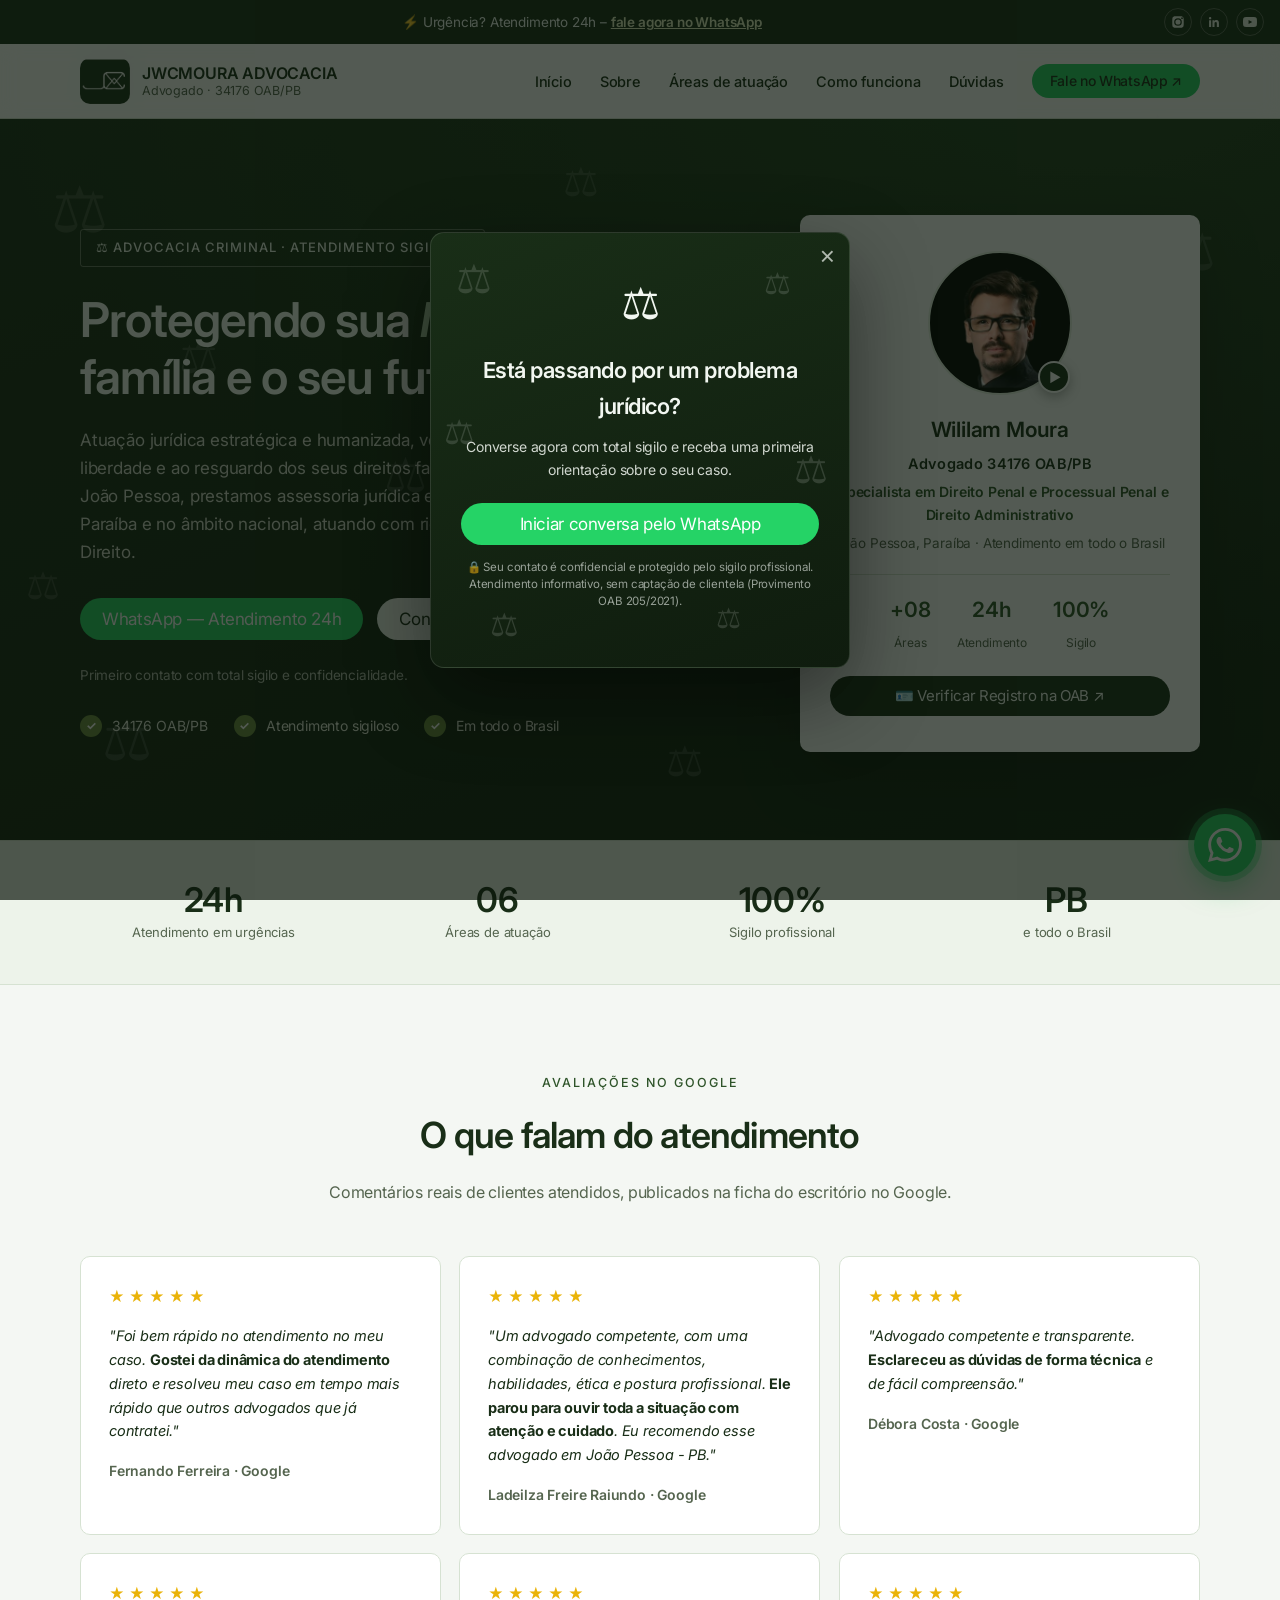
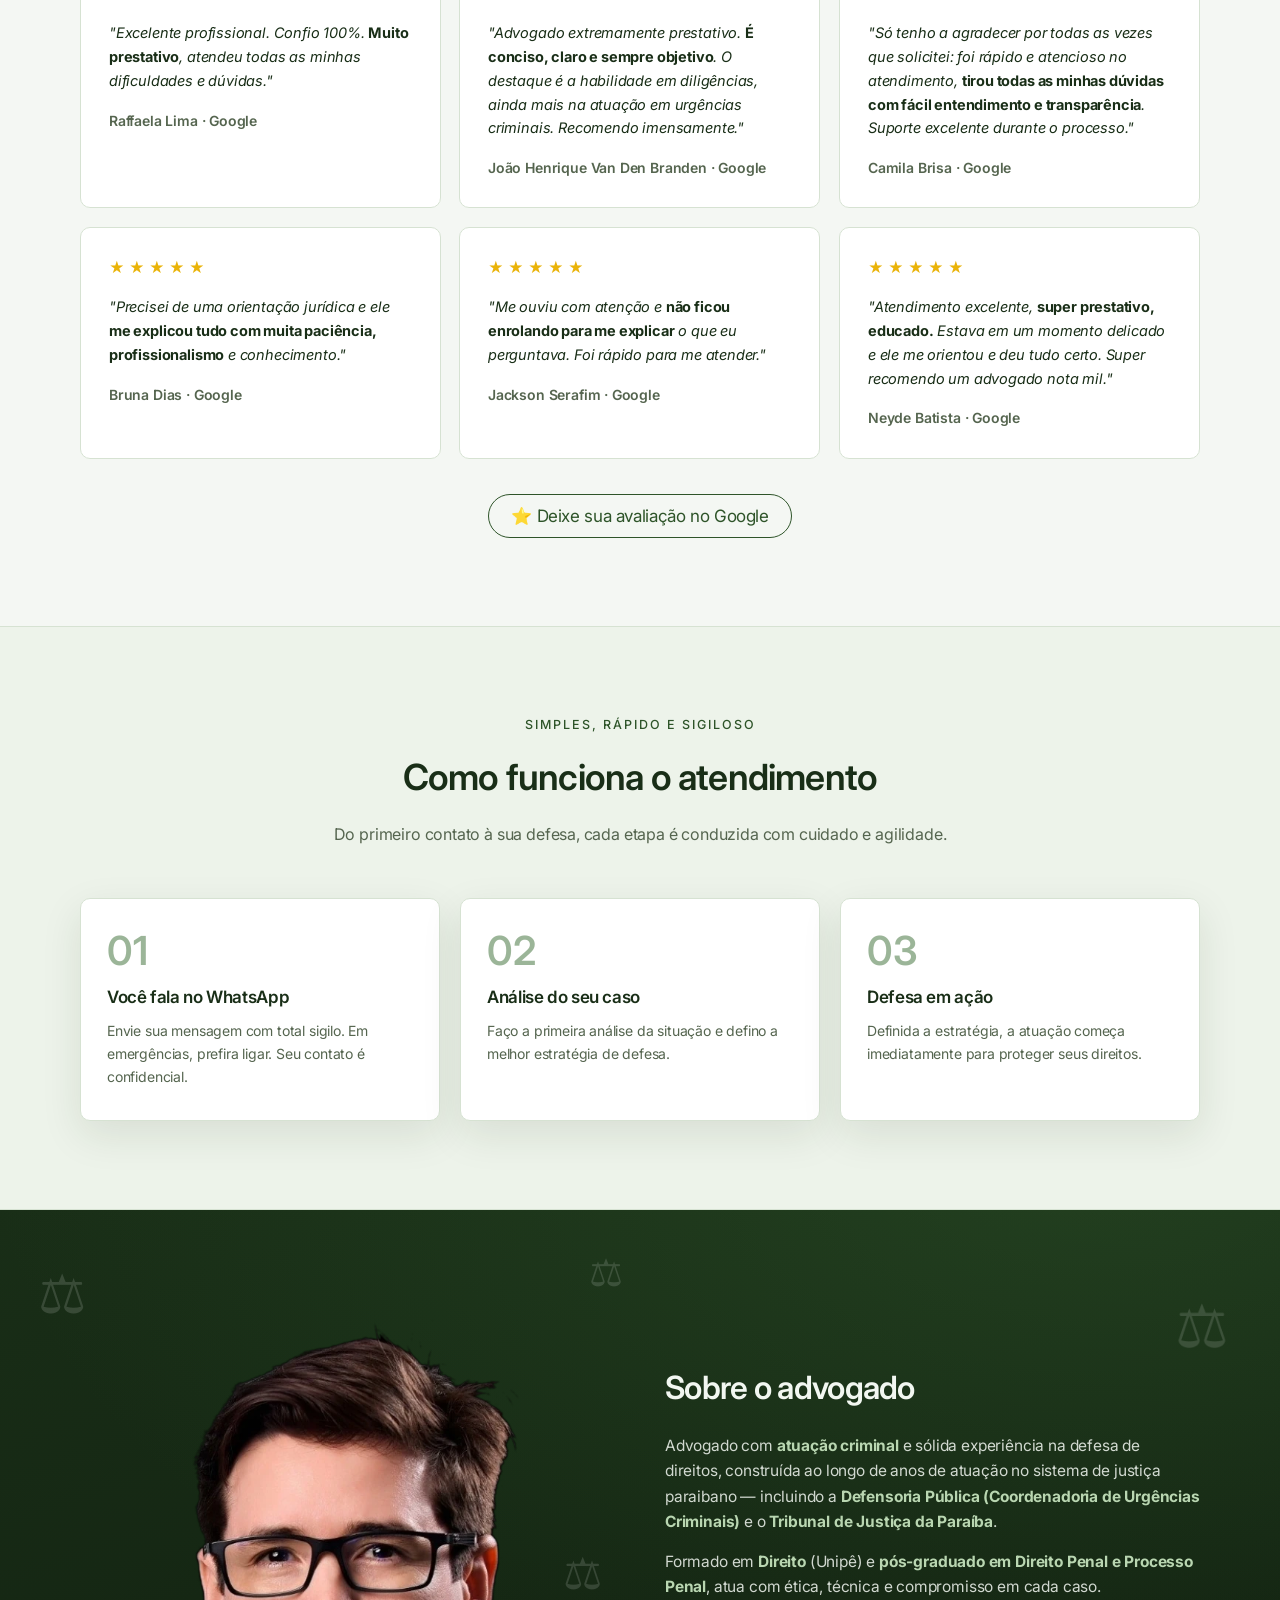
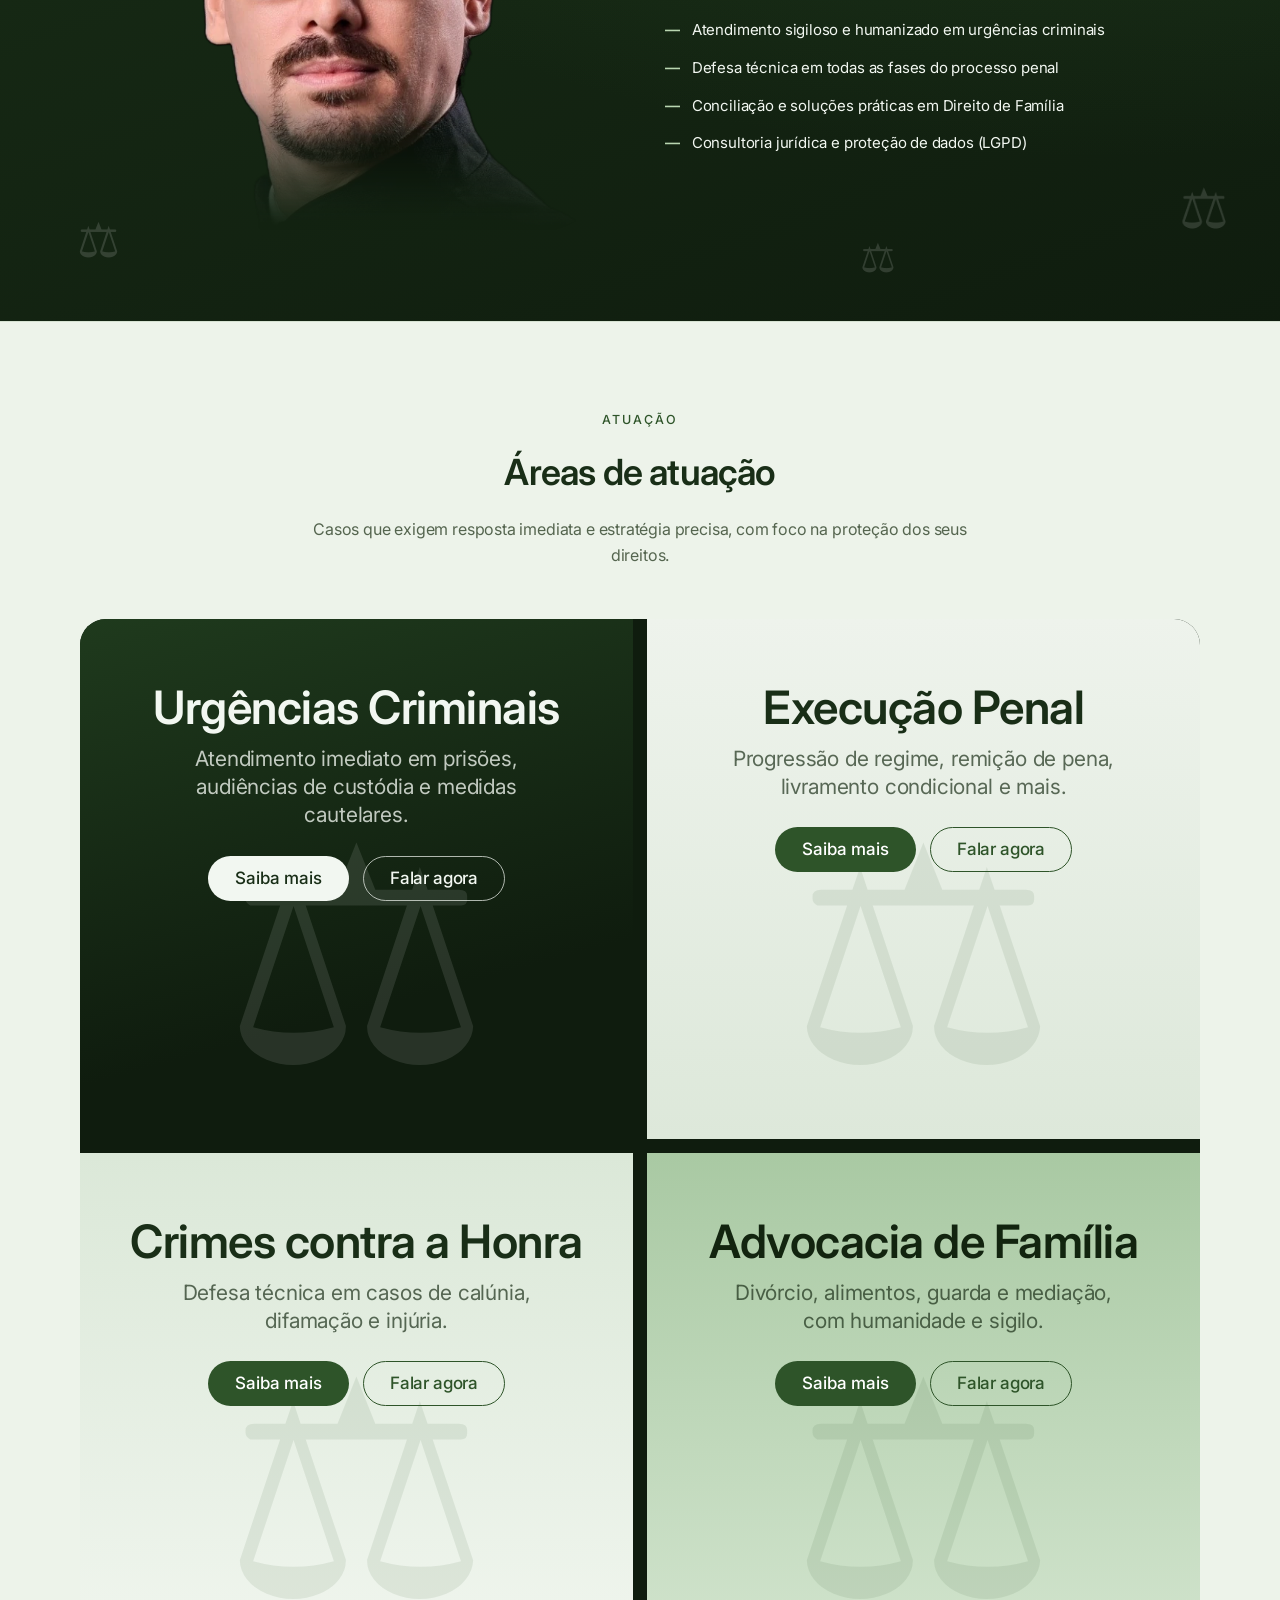
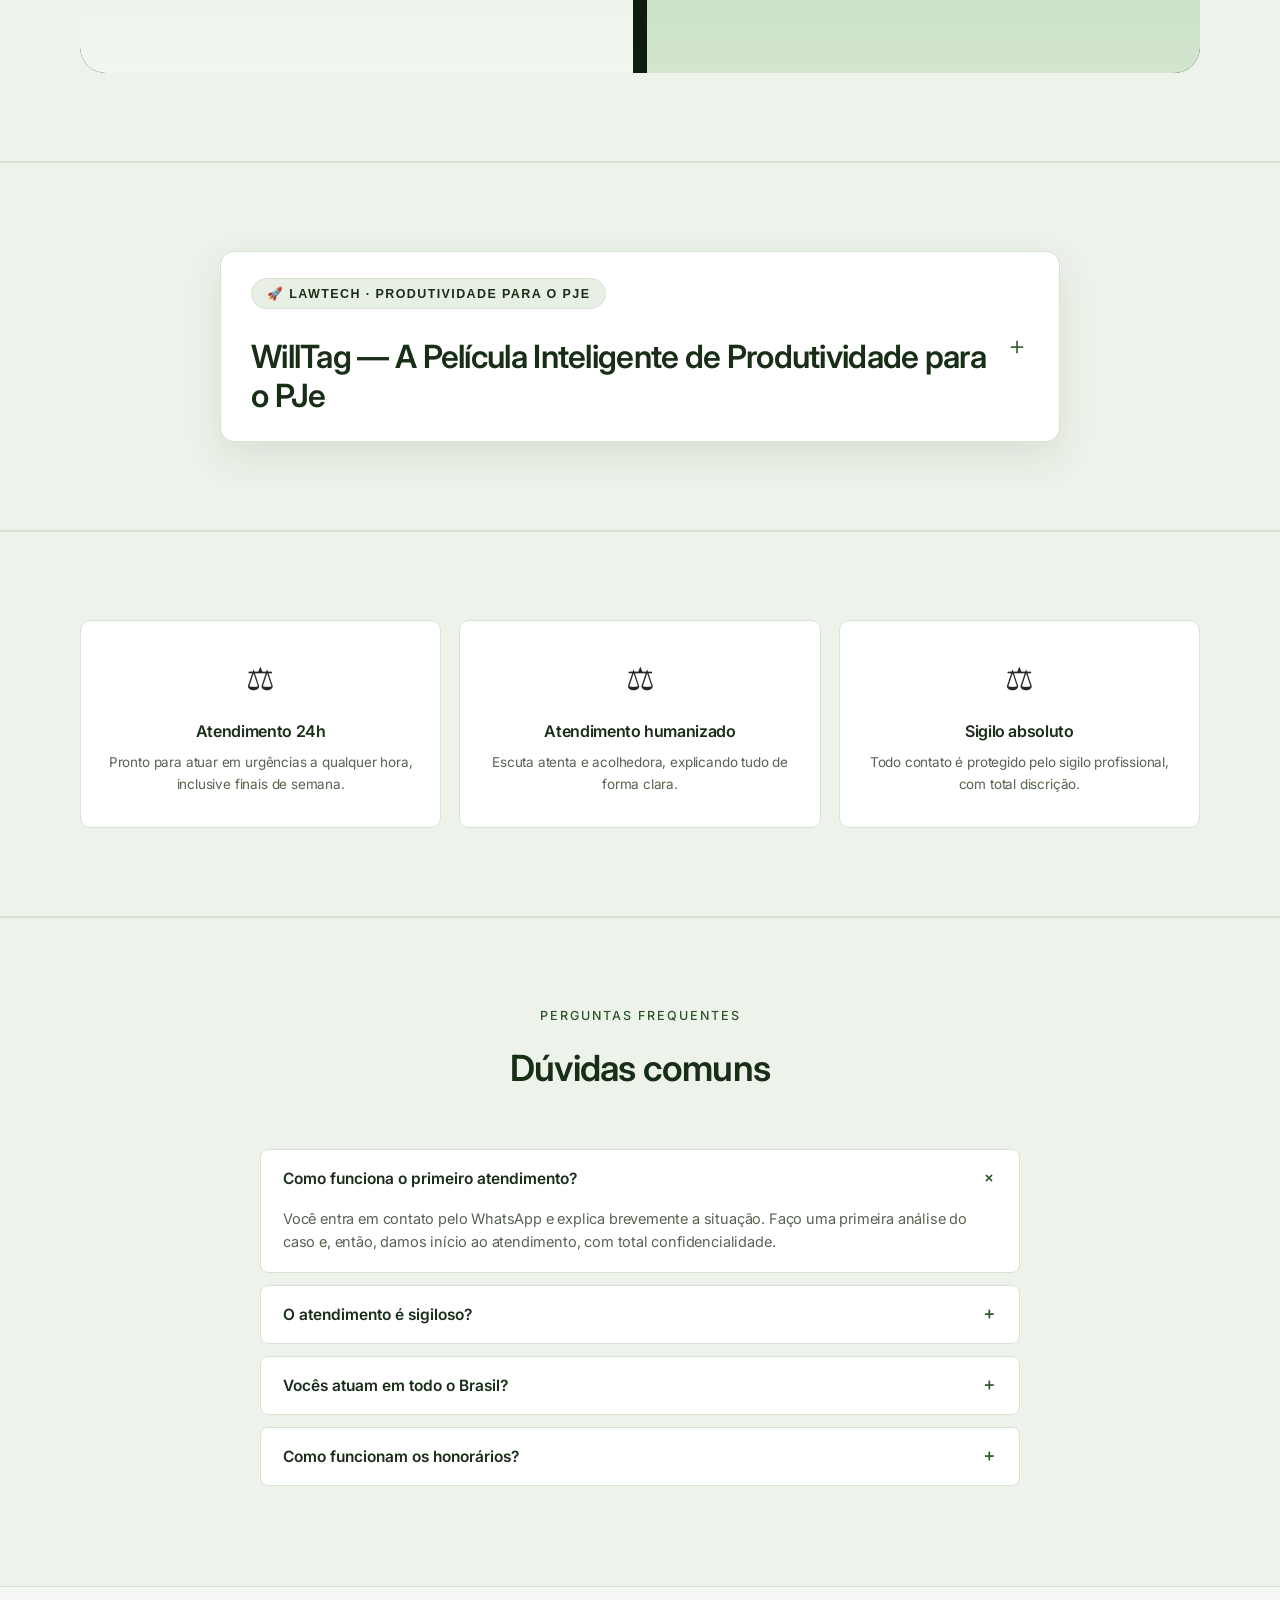
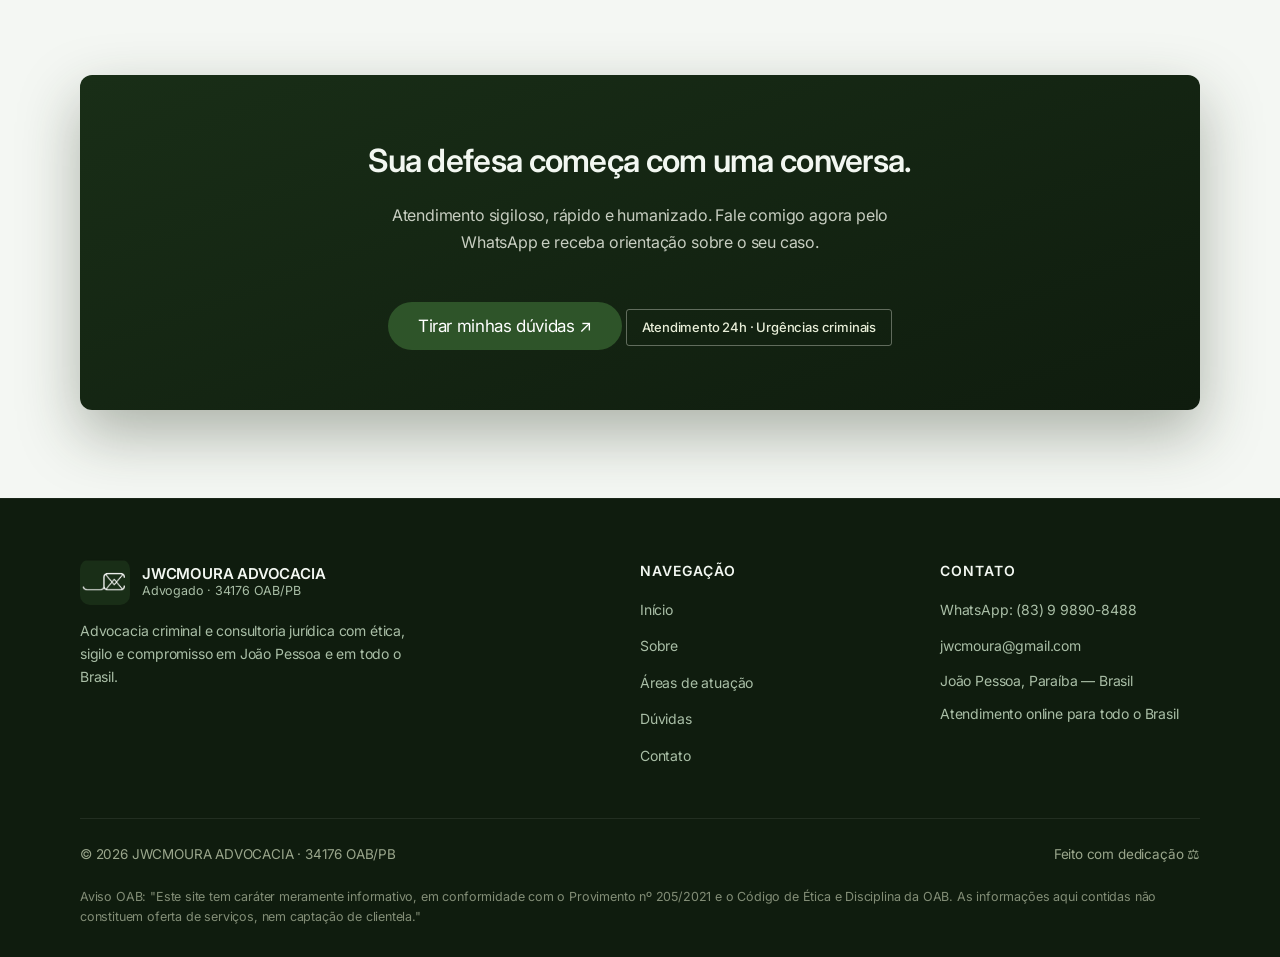
<file: jwcmoura-site.html>
<!DOCTYPE html>
<html lang="pt-BR">
<head>
  <meta charset="UTF-8" />
  <meta name="referrer" content="strict-origin-when-cross-origin" />
  <meta name="viewport" content="width=device-width, initial-scale=1.0" />
  <link rel="icon" type="image/png" href="[data-uri]" />
  <link rel="preconnect" href="https://fonts.googleapis.com" />
  <link rel="preconnect" href="https://fonts.gstatic.com" crossorigin />
  <link href="https://fonts.googleapis.com/css2?family=Inter:wght@400;500;600;700&display=swap" rel="stylesheet" />
  <title>JWCMOURA asdasdfasdfas | Advogado Criminalista OAB/PB</title>
  <style>
    * { margin: 0; padding: 0; box-sizing: border-box; }

    :root {
      /* Moss green + white, sober palette */
      --moss-950: #0f1c0e;
      --moss-900: #192e17;      /* text */
      --moss-800: #192e17;      /* hero / footer bg */
      --moss-700: #234020;
      --moss: #2e5429;          /* primary */
      --moss-light: #5a8454;
      --moss-soft: #e8f0e5;     /* light tint */
      --cream: #f4f7f3;         /* page bg */
      --white: #ffffff;
      --border: #d6e2d2;
      --muted: #55654f;
      --radius: 14px;
      --logo: url("[data-uri]");
      --shadow: 0 14px 40px rgba(25, 46, 23, 0.10);
    }

    html { scroll-behavior: smooth; }

    body {
      font-family: -apple-system, BlinkMacSystemFont, "SF Pro Text", "SF Pro Display", "Inter", "Helvetica Neue", Helvetica, Arial, sans-serif;
      background: var(--cream);
      color: var(--moss-900);
      line-height: 1.65;
      overflow-x: hidden;
    }

    h1, h2, h3, .brand-name, .hero-card h2, .tl-role {
      font-family: -apple-system, BlinkMacSystemFont, "SF Pro Text", "SF Pro Display", "Inter", "Helvetica Neue", Helvetica, Arial, sans-serif;
      font-weight: 600;
      letter-spacing: -0.2px;
    }

    a { color: inherit; }
    .container { width: min(1120px, 92%); margin: 0 auto; }

    /* ===== Floating background scales ===== */
    .bg-shapes {
      position: fixed; inset: 0; overflow: hidden; z-index: 0; pointer-events: none;
    }
    .scale {
      position: absolute; display: flex; align-items: center; justify-content: center;
      color: var(--moss-800); font-family: -apple-system, BlinkMacSystemFont, "SF Pro Text", "SF Pro Display", "Inter", "Helvetica Neue", Helvetica, Arial, sans-serif;
      line-height: 1; opacity: 0.09; will-change: transform; transform-origin: 50% 50%;
    }
    @keyframes float-a {
      0%   { transform: translate(0,0) rotate(0deg); }
      50%  { transform: translate(30px,-50px) rotate(14deg); }
      100% { transform: translate(-15px,30px) rotate(-9deg); }
    }
    @keyframes float-b {
      0%   { transform: translate(0,0) rotate(0deg); }
      50%  { transform: translate(-40px,25px) rotate(-16deg); }
      100% { transform: translate(25px,-40px) rotate(10deg); }
    }
    @keyframes float-c {
      0%   { transform: translate(0,0) scale(1) rotate(0deg); }
      50%  { transform: translate(25px,40px) scale(1.15) rotate(8deg); }
      100% { transform: translate(-30px,-25px) scale(0.92) rotate(-6deg); }
    }
    @keyframes float-d {
      0%   { transform: translate(0,0) rotate(0deg); }
      50%  { transform: translate(-30px,-35px) rotate(-20deg); }
      100% { transform: translate(30px,28px) rotate(12deg); }
    }
    .scale { animation-timing-function: ease-in-out; animation-iteration-count: infinite; }

    /* ===== Navbar ===== */
    nav.topbar {
      position: sticky; top: 0; z-index: 40;
      background: rgba(255, 255, 255, 0.92);
      backdrop-filter: blur(10px);
      border-bottom: 1px solid var(--border);
    }
    .topbar-inner {
      width: min(1120px, 92%); margin: 0 auto;
      display: flex; align-items: center; justify-content: space-between; gap: 16px;
      padding: 14px 0;
    }
    .brand { display: flex; align-items: center; gap: 12px; text-decoration: none; }
    .brand-mark {
      width: 50px; height: 46px; flex-shrink: 0; border-radius: 10px;
      background: var(--logo) center / contain no-repeat;
      font-size: 0;
    }
    .brand-name { font-weight: 600; font-size: 16px; line-height: 1.2; color: var(--moss-900); }
    .brand-name small { display: block; font-weight: 400; color: var(--muted); font-size: 12.5px; }

    .nav-links { display: flex; align-items: center; gap: 28px; list-style: none; }
    .nav-links a { text-decoration: none; font-size: 14.5px; color: var(--moss-900); font-weight: 500; transition: color 0.15s; }
    .nav-links a:hover { color: var(--moss); }

    .btn {
      display: inline-flex; align-items: center; gap: 8px;
      background: var(--moss); color: #fff; font-weight: 600; font-size: 15px;
      padding: 12px 24px; border-radius: 6px; text-decoration: none;
      box-shadow: 0 8px 20px rgba(46, 84, 41, 0.25);
      transition: transform 0.15s ease, background 0.15s ease, box-shadow 0.15s ease;
      border: none; cursor: pointer;
    }
    .btn:hover { transform: translateY(-2px); background: var(--moss-700); box-shadow: 0 12px 26px rgba(46, 84, 41, 0.32); }

    .btn-light {
      background: #f2f7f1; color: var(--moss-800); box-shadow: 0 8px 20px rgba(0, 0, 0, 0.18);
    }
    .btn-light:hover { background: #ffffff; }

    .btn-outline {
      background: transparent; color: var(--moss); box-shadow: none;
      border: 1.5px solid var(--moss);
    }
    .btn-outline:hover { background: var(--moss-soft); box-shadow: none; }

    .btn-wa { background: #25d366; box-shadow: 0 8px 20px rgba(37, 211, 102, 0.3); animation: btn-wa-bounce 2.4s ease-in-out infinite; }
    .btn-wa:hover { background: #1eb858; animation-play-state: paused; transform: translateY(-2px); }
    @keyframes btn-wa-bounce {
      0%, 100% { transform: translateY(0); }
      25%      { transform: translateY(-6px); }
      55%      { transform: translateY(0); }
      75%      { transform: translateY(-3px); }
      90%      { transform: translateY(0); }
    }

    .hamburger { display: none; background: none; border: none; color: var(--moss-900); font-size: 28px; cursor: pointer; }

    /* ===== Hero ===== */
    .hero {
      position: relative; z-index: 1;
      padding: 96px 0 88px;
      background:
        radial-gradient(1100px 620px at 85% -10%, rgba(60, 110, 54, 0.35), transparent),
        linear-gradient(160deg, var(--moss-800), var(--moss-950));
      color: #f2f7f1;
    }
    .hero-shapes { position: absolute; inset: 0; overflow: hidden; z-index: 0; pointer-events: none; }
    .hero-shapes .scale { color: #ffffff; opacity: 0.14; }
    .hero .container { position: relative; z-index: 1; display: grid; grid-template-columns: 1.25fr 0.75fr; gap: 52px; align-items: center; }
    .hero-eyebrow {
      display: inline-flex; align-items: center; gap: 8px;
      border: 1px solid rgba(244, 247, 236, 0.35); color: #ecf4ea;
      font-weight: 500; font-size: 13px; letter-spacing: 1px; text-transform: uppercase;
      padding: 7px 15px; border-radius: 3px; margin-bottom: 24px;
    }
    .hero h1 { font-size: clamp(30px, 4.5vw, 48px); line-height: 1.2; margin-bottom: 20px; color: #f2f7f1; }
    .hero h1 em { font-style: italic; color: #b9d6b1; }
    .hero p.lead { font-size: 17px; color: rgba(244, 247, 236, 0.85); max-width: 560px; margin-bottom: 32px; }
    .hero-ctas { display: flex; flex-wrap: wrap; gap: 14px; }
    .hero-note { margin-top: 24px; font-size: 13.5px; color: rgba(244, 247, 236, 0.7); }

    .hero-card {
      background: var(--white); color: var(--moss-900);
      border-radius: 10px; padding: 36px 30px; text-align: center;
      box-shadow: 0 24px 60px rgba(0, 0, 0, 0.3);
    }
    .hero-card .avatar {
      width: 144px; height: 144px; border-radius: 50%; margin: 0 auto 18px;
      background: #000 url("[data-uri]") center / cover no-repeat;
      display: flex; align-items: center; justify-content: center;
      font-size: 0; font-weight: 600; color: #f2f7f1;
      font-family: -apple-system, BlinkMacSystemFont, "SF Pro Text", "SF Pro Display", "Inter", "Helvetica Neue", Helvetica, Arial, sans-serif;
      border: 2px solid var(--moss-soft);
      cursor: pointer; position: relative;
      transition: transform 0.15s ease;
    }
    .hero-card .avatar:hover { transform: scale(1.04); }
    .hero-card .avatar .play-badge {
      position: absolute; bottom: 0; right: 0; width: 32px; height: 32px; border-radius: 50%;
      background: var(--moss-800); color: #fff; display: flex; align-items: center; justify-content: center;
      font-size: 13px; padding-left: 2px; box-shadow: 0 4px 12px rgba(0,0,0,0.3); border: 2px solid #fff;
      animation: play-pulse 2.2s ease-in-out infinite;
    }
    @keyframes play-pulse {
      0%   { transform: scale(1);    box-shadow: 0 4px 12px rgba(0,0,0,0.3), 0 0 0 0 rgba(25,46,23,0.55); }
      60%  { transform: scale(1.08); box-shadow: 0 4px 12px rgba(0,0,0,0.3), 0 0 0 10px rgba(25,46,23,0); }
      100% { transform: scale(1);    box-shadow: 0 4px 12px rgba(0,0,0,0.3), 0 0 0 0 rgba(25,46,23,0); }
    }
    @media (prefers-reduced-motion: reduce) { .hero-card .avatar .play-badge { animation: none; } }
    .hero-video {
      width: 200px; height: 200px; margin: 0 auto 18px; border-radius: 12px;
      overflow: hidden; position: relative; background: #000;
      border: 2px solid var(--moss-soft); box-shadow: 0 10px 30px rgba(0,0,0,0.25);
    }
    .hero-video iframe { position: absolute; left: 0; top: 50%; width: 100%; height: 177.78%; transform: translateY(-50%); border: 0; }
    .hero-video-close {
      position: absolute; top: 6px; right: 6px; z-index: 2; cursor: pointer;
      background: #fff; border: none; border-radius: 50%; width: 28px; height: 28px;
      font-size: 16px; line-height: 1; box-shadow: 0 2px 8px rgba(0,0,0,0.35);
    }
    .hero-card h2 { font-size: 21px; font-weight: 600; }
    .hero-card .oab-line { color: var(--moss-900); font-weight: 600; font-size: 14.5px; letter-spacing: 0.3px; margin: 4px 0 2px; }
    .hero-card .role { color: var(--moss); font-weight: 600; font-size: 14px; margin: 4px 0 6px; }
    .hero-card .loc { color: var(--muted); font-size: 13.5px; margin-bottom: 20px; }
    .hero-card .stats { display: flex; justify-content: center; gap: 26px; border-top: 1px solid var(--border); padding-top: 18px; }
    .hero-card .card-oab { margin-top: 22px; width: 100%; justify-content: center; padding: 13px 18px; font-size: 14.5px; }
    .hero-card .stat b { display: block; font-size: 21px; color: var(--moss); font-family: -apple-system, BlinkMacSystemFont, "SF Pro Text", "SF Pro Display", "Inter", "Helvetica Neue", Helvetica, Arial, sans-serif; font-weight: 600; }
    .hero-card .stat span { font-size: 12px; color: var(--muted); }

    /* ===== Sections ===== */
    .section { position: relative; z-index: 1; padding: 88px 0; }
    .section.alt { background: rgba(232,240,229,0.6); border-top: 1px solid var(--border); border-bottom: 1px solid var(--border); }
    .sec-head { text-align: center; max-width: 700px; margin: 0 auto 50px; }
    .sec-head .kicker { color: var(--moss); font-weight: 500; text-transform: uppercase; letter-spacing: 2px; font-size: 12.5px; margin-bottom: 12px; }
    .sec-head h2 { font-size: clamp(26px, 3.3vw, 36px); color: var(--moss-900); margin-bottom: 14px; }
    .sec-head p { color: var(--muted); font-size: 16px; }

    /* About */
    .about-grid { display: grid; grid-template-columns: 1fr 1fr; gap: 50px; align-items: center; }
    .about-photo {
      aspect-ratio: 4/4; border-radius: 10px;
      background: linear-gradient(160deg, var(--moss-soft), var(--white));
      border: 1px solid var(--border);
      display: flex; flex-direction: column; align-items: center; justify-content: center; gap: 16px;
      box-shadow: var(--shadow); overflow: hidden; background: #000; padding: 0;
    }
    .about-photo img { width: 100%; height: 100%; object-fit: cover; object-position: center top; display: block; }
    .about-photo .avatar { width: 104px; height: 104px; border-radius: 50%; background: var(--moss-800) var(--logo) center / 74% no-repeat; display: flex; align-items: center; justify-content: center; font-size: 0; font-weight: 600; color: #f2f7f1; font-family: -apple-system, BlinkMacSystemFont, "SF Pro Text", "SF Pro Display", "Inter", "Helvetica Neue", Helvetica, Arial, sans-serif; }
    .about-photo p { color: var(--muted); font-size: 14px; }
    .about-text h2 { font-size: clamp(26px, 3vw, 32px); color: var(--moss-900); margin-bottom: 18px; }
    .about-text p { color: var(--muted); margin-bottom: 14px; font-size: 15.5px; }
    .about-text strong { color: var(--moss-800); }
    .about-list { list-style: none; margin-top: 18px; }
    .about-list li { display: flex; gap: 12px; align-items: flex-start; margin-bottom: 13px; color: var(--moss-900); font-size: 15px; }
    .about-list li::before { content: "—"; color: var(--moss); flex-shrink: 0; font-weight: 600; }

    .about-dark {
      overflow: hidden; color: #f2f7f1;
      background:
        radial-gradient(1100px 620px at 85% -10%, rgba(60, 110, 54, 0.35), transparent),
        linear-gradient(160deg, var(--moss-800), var(--moss-950));
    }
    .about-dark .container { position: relative; z-index: 1; }
    .about-dark .about-photo { background: transparent; border: none; box-shadow: none; border-radius: 0; overflow: visible; }
    .about-dark .about-text h2 { color: #f2f7f1; }
    .about-dark .about-text p { color: rgba(242,247,241,0.85); }
    .about-dark .about-text strong { color: #b9d6b1; }
    .about-dark .about-list li { color: #f2f7f1; }
    .about-dark .about-list li::before { color: #b9d6b1; }

    /* Areas */
    /* Áreas — estilo vitrine em grade */
    .area-cats {
      display: grid; grid-template-columns: repeat(2, 1fr); gap: 14px;
      background: var(--moss-950); border-radius: 26px; overflow: hidden;
      font-family: -apple-system, BlinkMacSystemFont, "SF Pro Text", "SF Pro Display", "Inter", "Helvetica Neue", Helvetica, Arial, sans-serif;
    }
    .area-tile {
      position: relative; overflow: hidden; min-height: 520px; padding: 64px 28px 0;
      display: flex; flex-direction: column; align-items: center; text-align: center;
    }
    .area-tile h3 {
      font-family: -apple-system, BlinkMacSystemFont, "SF Pro Text", "SF Pro Display", "Inter", "Helvetica Neue", Helvetica, Arial, sans-serif; font-weight: 600; letter-spacing: -0.5px;
      font-size: clamp(30px, 3.6vw, 46px); line-height: 1.08; margin-bottom: 12px;
    }
    .area-sub { font-size: clamp(16px, 1.7vw, 21px); line-height: 1.35; max-width: 420px; margin-bottom: 26px; }
    .area-actions { display: flex; gap: 14px; flex-wrap: wrap; justify-content: center; position: relative; z-index: 2; }
    .pill {
      display: inline-flex; align-items: center; justify-content: center; cursor: pointer; text-decoration: none;
      font-size: 17px; font-weight: 500; line-height: 1; font-family: -apple-system, BlinkMacSystemFont, "SF Pro Text", "SF Pro Display", "Inter", "Helvetica Neue", Helvetica, Arial, sans-serif; padding: 13px 26px; border-radius: 999px; border: 1.5px solid transparent;
      transition: transform .15s ease, background .15s ease, color .15s ease, border-color .15s ease;
    }
    .pill:hover { transform: scale(1.04); }
    .area-glyph {
      position: absolute; left: 50%; bottom: -46px; transform: translateX(-50%);
      font-family: -apple-system, BlinkMacSystemFont, "SF Pro Text", "SF Pro Display", "Inter", "Helvetica Neue", Helvetica, Arial, sans-serif; font-size: 300px; line-height: 1; pointer-events: none;
    }
    .t-dark  { background: linear-gradient(165deg, #1f3a1d 0%, #0f1c0e 70%); color: #f2f7f1; }
    .t-dark .area-sub { color: rgba(242,247,241,.78); }
    .t-dark .pill-main { background: #f2f7f1; color: #192e17; }
    .t-dark .pill-line { border-color: rgba(242,247,241,.7); color: #f2f7f1; }
    .t-dark .pill-line:hover { background: rgba(242,247,241,.12); }
    .t-dark .area-glyph { color: #fff; opacity: .10; }

    .t-light { background: linear-gradient(180deg, #eef3ec 0%, #dde8da 100%); color: #192e17; }
    .t-soft  { background: linear-gradient(180deg, #dbe8d8 0%, #f1f6ef 100%); color: #192e17; }
    .t-mid   { background: linear-gradient(180deg, #a9c9a3 0%, #d3e5cf 100%); color: #12240f; }
    .t-light .area-sub, .t-soft .area-sub, .t-mid .area-sub { color: rgba(25,46,23,.7); }
    .t-light .pill-main, .t-soft .pill-main, .t-mid .pill-main { background: #2e5429; color: #fff; }
    .t-light .pill-main:hover, .t-soft .pill-main:hover, .t-mid .pill-main:hover { background: #192e17; }
    .t-light .pill-line, .t-soft .pill-line, .t-mid .pill-line { border-color: #2e5429; color: #2e5429; }
    .t-light .pill-line:hover, .t-soft .pill-line:hover, .t-mid .pill-line:hover { background: rgba(46,84,41,.1); }
    .t-light .area-glyph, .t-soft .area-glyph, .t-mid .area-glyph { color: #2e5429; opacity: .09; }

    @media (max-width: 720px) {
      .area-cats { grid-template-columns: 1fr; border-radius: 20px; }
      .area-tile { min-height: 440px; padding-top: 52px; }
      .area-glyph { font-size: 240px; }
    }

    /* Modal das áreas */
    .area-modal {
      position: fixed; inset: 0; z-index: 90; display: none; align-items: center; justify-content: center;
      padding: 20px; background: rgba(10,20,10,0.7);
    }
    .area-modal.show { display: flex; }
    .area-modal-card {
      position: relative; background: #fff; color: var(--moss-900); border-radius: 22px; width: 100%; max-width: 520px;
      max-height: 86vh; overflow-y: auto; padding: 34px 30px 30px; box-shadow: 0 30px 80px rgba(0,0,0,.45);
      animation: pop .3s ease;
    }
    .area-modal-card h3 { font-family: -apple-system, BlinkMacSystemFont, "SF Pro Text", "SF Pro Display", "Inter", "Helvetica Neue", Helvetica, Arial, sans-serif; font-size: 24px; color: var(--moss-800); margin-bottom: 16px; padding-right: 26px; }
    .area-modal-card ul { list-style: none; }
    .area-modal-card li { position: relative; padding-left: 24px; margin-bottom: 10px; font-size: 15px; }
    .area-modal-card li::before { content: "✓"; position: absolute; left: 0; color: var(--moss); font-weight: 700; }
    .area-modal-card .etc { margin-top: 14px; font-size: 13.5px; color: var(--muted); font-style: italic; }
    .area-modal-card .am-wa { margin-top: 22px; width: 100%; background: var(--moss); color: #fff; }
    .am-close { position: absolute; top: 10px; right: 14px; border: none; background: none; font-size: 28px; line-height: 1; cursor: pointer; color: var(--muted); }

    /* Publications */
    .pub-grid { display: grid; grid-template-columns: repeat(3, 1fr); gap: 20px; }
    .pub-card {
      background: var(--white); border: 1px solid var(--border); border-radius: 10px;
      overflow: hidden; display: flex; flex-direction: column; box-shadow: var(--shadow);
      transition: transform 0.2s ease, border-color 0.2s ease;
    }
    .pub-card:hover { transform: translateY(-4px); border-color: var(--moss-light); }
    .pub-cover {
      height: 130px; background: linear-gradient(150deg, var(--moss-soft), #d6e5d1);
      display: flex; align-items: center; justify-content: center; font-size: 34px;
      color: var(--moss-light);
    }
    .pub-body { padding: 20px 22px 24px; display: flex; flex-direction: column; flex: 1; }
    .pub-tag { font-size: 11.5px; text-transform: uppercase; letter-spacing: 1.4px; color: var(--moss); font-weight: 600; margin-bottom: 10px; }
    .pub-body h3 { font-size: 16.5px; line-height: 1.35; margin-bottom: 10px; color: var(--moss-800); }
    .pub-body p { font-size: 13.5px; color: var(--muted); margin-bottom: 14px; }
    .pub-read { margin-top: auto; color: var(--moss); font-weight: 600; font-size: 14px; text-decoration: none; }
    .pub-read:hover { color: var(--moss-700); }

    /* Client area strip */
    .client-bar {
      background: var(--moss-soft); border: 1px solid var(--border); border-radius: 12px;
      padding: 34px 34px; display: flex; align-items: center; justify-content: space-between;
      gap: 24px; flex-wrap: wrap;
    }
    .client-bar h3 { font-size: 21px; color: var(--moss-800); margin-bottom: 6px; }
    .client-bar p { font-size: 14.5px; color: var(--muted); }
    .client-bar .btns { display: flex; gap: 12px; flex-wrap: wrap; }

    @media (max-width: 860px) { .pub-grid { grid-template-columns: 1fr; } }

    /* Useful links */
    .useful { display: grid; grid-template-columns: repeat(2, 1fr); gap: 18px; }
    .useful a {
      background: var(--white); border: 1px solid var(--border); border-radius: 10px;
      padding: 22px; text-decoration: none; color: inherit; display: flex; gap: 16px; align-items: center;
      box-shadow: var(--shadow); transition: transform 0.2s ease, border-color 0.2s ease;
    }
    .useful a:hover { transform: translateY(-3px); border-color: var(--moss-light); }
    .useful .u-ic { width: 44px; height: 44px; flex-shrink: 0; border-radius: 10px; background: var(--moss-soft); color: var(--moss-800); display: flex; align-items: center; justify-content: center; font-size: 20px; }
    .useful h4 { font-size: 16px; color: var(--moss-800); margin-bottom: 2px; }
    .useful p { font-size: 13px; color: var(--muted); }
    .useful .arrow { margin-left: auto; color: var(--moss); font-size: 18px; }
    @media (max-width: 720px) { .useful { grid-template-columns: 1fr; } }

    /* Video section */
    .video-wrap { max-width: 360px; margin: 0 auto; }
    .video-frame {
      position: relative; width: 100%; aspect-ratio: 1 / 1;
      border-radius: 14px; overflow: hidden; border: 1px solid var(--border);
      box-shadow: var(--shadow); background: #000;
    }
    .video-frame iframe { position: absolute; left: 0; top: 50%; width: 100%; height: 177.78%; transform: translateY(-50%); border: 0; }
    .video-caption { text-align: center; margin-top: 14px; font-size: 13.5px; color: var(--muted); }

    /* Steps */
    .steps { display: grid; grid-template-columns: repeat(3, 1fr); gap: 20px; }
    .step {
      position: relative; background: var(--white); border: 1px solid var(--border);
      border-radius: 10px; padding: 32px 26px; box-shadow: var(--shadow);
    }
    .step .num { font-size: 40px; font-weight: 600; color: var(--moss-light); opacity: 0.6; line-height: 1; margin-bottom: 12px; font-family: -apple-system, BlinkMacSystemFont, "SF Pro Text", "SF Pro Display", "Inter", "Helvetica Neue", Helvetica, Arial, sans-serif; }
    .step h3 { font-size: 17px; font-weight: 600; margin-bottom: 8px; color: var(--moss-800); }
    .step p { font-size: 14px; color: var(--muted); }

    /* Differentials */
    .diff-grid { display: grid; grid-template-columns: repeat(3, 1fr); gap: 18px; }
    .diff {
      text-align: center; padding: 32px 22px; background: var(--white);
      border: 1px solid var(--border); border-radius: 10px;
    }
    .diff .ic { font-size: 32px; margin-bottom: 12px; filter: saturate(0.3); }
    .diff h3 { font-size: 16px; font-weight: 600; margin-bottom: 7px; color: var(--moss-800); }
    .diff p { font-size: 13.5px; color: var(--muted); }

    /* Testimonials */
    .testi-grid { display: grid; grid-template-columns: repeat(3, 1fr); gap: 18px; }
    .testi {
      background: var(--white); border: 1px solid var(--border);
      border-radius: 10px; padding: 28px;
    }
    .testi .stars {
      color: #eab308; margin-bottom: 14px; letter-spacing: 4px; font-size: 15px;
      animation: star-reluz 2.4s ease-in-out infinite;
    }
    @keyframes star-reluz {
      0%, 100% {
        text-shadow: 0 0 3px rgba(250, 204, 21, 0.55), 0 0 8px rgba(250, 204, 21, 0.25);
      }
      50% {
        text-shadow: 0 0 5px rgba(253, 224, 71, 0.7), 0 0 12px rgba(253, 224, 71, 0.35);
      }
    }
    .testi p { font-size: 14.5px; color: var(--moss-900); font-style: italic; margin-bottom: 16px; }
    .testi .who { font-weight: 600; font-size: 14px; color: var(--muted); }

    /* FAQ */
    .faq { max-width: 760px; margin: 0 auto; }
    .faq-item { border: 1px solid var(--border); border-radius: 8px; margin-bottom: 12px; overflow: hidden; background: var(--white); }
    .faq-q { width: 100%; text-align: left; background: none; border: none; color: var(--moss-900); font-size: 15.5px; font-weight: 600; font-family: -apple-system, BlinkMacSystemFont, "SF Pro Text", "SF Pro Display", "Inter", "Helvetica Neue", Helvetica, Arial, sans-serif; padding: 18px 22px; cursor: pointer; display: flex; justify-content: space-between; align-items: center; gap: 14px; }
    .faq-q .chev { transition: transform 0.2s ease, color 0.2s ease; color: var(--moss); }
    .faq-item.open .chev { transform: rotate(45deg); }
    .faq-a { max-height: 0; overflow: hidden; transition: max-height 0.25s ease; color: var(--muted); font-size: 14.5px; }
    .faq-a-inner { padding: 0 22px 18px; }

    /* Contact CTA */
    .cta {
      background: linear-gradient(160deg, var(--moss-800), var(--moss-950));
      border-radius: 12px; padding: 60px 34px; text-align: center; color: #f2f7f1;
      box-shadow: 0 24px 60px rgba(38, 48, 28, 0.35);
    }
    .cta h2 { font-size: clamp(24px, 3vw, 32px); color: #f2f7f1; margin-bottom: 14px; }
    .cta p { color: rgba(244, 247, 236, 0.8); max-width: 560px; margin: 0 auto 30px; }
    .cta .btn { font-size: 16px; padding: 15px 32px; }
    .badge24 { display: inline-flex; align-items: center; gap: 8px; border: 1px solid rgba(244, 247, 236, 0.35); color: #e8eed8; font-size: 13px; font-weight: 500; padding: 7px 15px; border-radius: 3px; margin-top: 24px; }

    /* Footer */
    footer.site-footer { position: relative; z-index: 1; background: var(--moss-950); color: #c6d4c3; border-top: 1px solid rgba(255,255,255,0.05); padding: 60px 0 30px; }
    .foot-grid { display: grid; grid-template-columns: 2fr 1fr 1fr; gap: 40px; margin-bottom: 40px; }
    .foot-grid h4 { font-size: 14px; font-weight: 600; margin-bottom: 14px; color: #f2f7f1; text-transform: uppercase; letter-spacing: 1px; }
    .foot-grid ul { list-style: none; }
    .foot-grid li { margin-bottom: 10px; }
    .foot-grid a, .foot-grid p { font-size: 14px; color: #a9bea6; text-decoration: none; }
    .foot-grid a:hover { color: #d8e0c6; }
    .foot-about { font-size: 14px; color: #a9bea6; max-width: 360px; }
    .foot-brand-name { font-weight: 600; font-size: 15px; color: #f2f7f1; font-family: -apple-system, BlinkMacSystemFont, "SF Pro Text", "SF Pro Display", "Inter", "Helvetica Neue", Helvetica, Arial, sans-serif; }
    .foot-bottom { border-top: 1px solid rgba(255,255,255,0.08); padding-top: 24px; display: flex; justify-content: space-between; gap: 12px; flex-wrap: wrap; font-size: 13.5px; color: #9aa68c; }
    .oab-note { margin-top: 22px; font-size: 12.5px; color: #8f9a82; opacity: 0.9; line-height: 1.6; }

    /* ===== Conversion elements ===== */
    /* Announcement top bar */
    .announce {
      background: var(--moss-800); color: #f2f7f1; text-align: center;
      font-size: 13.5px; padding: 8px 16px; position: relative; z-index: 41;
      display: flex; align-items: center; justify-content: center; gap: 16px;
    }
    .announce strong { color: #fff; }
    .announce a { color: #e4eec4; text-decoration: underline; font-weight: 600; }
    .announce .announce-text { flex: 1; text-align: center; }

    /* Social icons (top) */
    .social-top { display: flex; align-items: center; gap: 8px; flex-shrink: 0; }
    .social-top a {
      display: flex; align-items: center; justify-content: center;
      width: 28px; height: 28px; border-radius: 50%;
      color: #ecf4ea; border: 1px solid rgba(255, 255, 255, 0.28);
      transition: background 0.15s ease, color 0.15s ease, transform 0.15s ease;
    }
    .social-top a:hover { background: #f2f7f1; color: var(--moss-800); transform: translateY(-2px); }
    .social-top svg { width: 14px; height: 14px; fill: currentColor; display: block; }
    @media (max-width: 720px) { .announce .social-top { position: static; } }

    /* Trust badges in hero */
    .trust-strip {
      display: flex; justify-content: flex-start; gap: 26px; flex-wrap: wrap; margin-top: 28px;
    }
    .trust-item { display: flex; align-items: center; gap: 10px; font-size: 14px; color: rgba(244,247,236,0.92); }
    .trust-mark {
      width: 22px; height: 22px; border-radius: 50%; flex-shrink: 0;
      background: #6c8a3f; color: #fff; display: flex; align-items: center; justify-content: center; font-size: 12px; font-weight: 700;
    }

    /* Counters band */
    .band {
      position: relative; z-index: 1; background: rgba(232,240,229,0.6); border-top: 1px solid var(--border); border-bottom: 1px solid var(--border);
      padding: 40px 0;
    }
    .counters { display: grid; grid-template-columns: repeat(4, 1fr); gap: 18px; }
    .counter { text-align: center; }
    .counter b { display: block; font-size: 34px; color: var(--moss-800); font-family: -apple-system, BlinkMacSystemFont, "SF Pro Text", "SF Pro Display", "Inter", "Helvetica Neue", Helvetica, Arial, sans-serif; font-weight: 600; line-height: 1.1; }
    .counter span { font-size: 13px; color: var(--muted); }
    @media (max-width: 720px) { .counters { grid-template-columns: repeat(2, 1fr); row-gap: 26px; } }

    /* Mobile sticky CTA bar */
    .mobile-cta {
      display: none; position: fixed; z-index: 55; left: 0; right: 0; bottom: 0;
      background: #ffffff; border-top: 1px solid var(--border); padding: 10px 12px;
      padding-bottom: calc(10px + env(safe-area-inset-bottom)); gap: 10px; box-shadow: 0 -6px 24px rgba(0,0,0,0.12);
    }
    .mobile-cta .btn { flex: 1; justify-content: center; padding: 13px 10px; font-size: 14px; }
    @media (max-width: 820px) { .mobile-cta { display: flex; } body { padding-bottom: 78px; } }

    /* Exit-intent / lead popup */
    .popup-overlay {
      position: fixed; inset: 0; z-index: 80; background: rgba(10,20,10,0.7);
      display: none; align-items: center; justify-content: center; padding: 20px;
    }
    .popup-overlay.show { display: flex; }
    .popup-card {
      background: linear-gradient(160deg, var(--moss-800), var(--moss-950)); color: #f2f7f1; border: 1px solid rgba(255,255,255,0.12); border-radius: 14px; max-width: 420px; width: 100%; padding: 34px 30px;
      text-align: center; box-shadow: 0 30px 80px rgba(0,0,0,0.45); position: relative;
      animation: pop .3s ease; overflow: hidden;
    }
    .popup-shapes { position: absolute; inset: 0; overflow: hidden; pointer-events: none; z-index: 0; }
    .popup-shapes .scale { color: #ffffff; opacity: 0.14; }
    .popup-card > :not(.popup-shapes):not(.close) { position: relative; z-index: 1; }
    .popup-card .close { z-index: 2; }
    @keyframes pop { from { transform: scale(.94); opacity: 0; } to { transform: scale(1); opacity: 1; } }
    .popup-card .close { position: absolute; top: 10px; right: 14px; border: none; background: none; font-size: 26px; color: rgba(242,247,241,0.7); cursor: pointer; line-height: 1; }
    .popup-card .close:hover { color: #fff; }
    .popup-card .pop-ic { font-size: 44px; margin-bottom: 12px; }
    .popup-card h3 { font-family: -apple-system, BlinkMacSystemFont, "SF Pro Text", "SF Pro Display", "Inter", "Helvetica Neue", Helvetica, Arial, sans-serif; font-size: 22px; color: #f2f7f1; margin-bottom: 10px; }
    .popup-card p { font-size: 14px; color: rgba(242,247,241,0.85); margin-bottom: 22px; }
    .popup-card .btn { width: 100%; justify-content: center; }
    .popup-card .popup-privacy { font-size: 11.5px; color: rgba(242,247,241,0.6); margin-top: 14px; line-height: 1.5; }

    /* ===== WillTag product section ===== */
    .willtag {
      background: var(--white); border: 1px solid var(--border); border-radius: 14px;
      padding: 46px 30px; text-align: center; box-shadow: var(--shadow);
      max-width: 840px; margin: 0 auto;
    }
    .willtag-badge {
      display: inline-flex; align-items: center; gap: 6px;
      background: var(--moss-soft); border: 1px solid var(--border); color: var(--moss-800);
      font-size: 12.5px; font-weight: 600; text-transform: uppercase; letter-spacing: 1.4px;
      padding: 7px 15px; border-radius: 999px; margin-bottom: 18px;
    }
    .willtag h2 { font-size: clamp(24px, 3vw, 32px); color: var(--moss-800); margin-bottom: 14px; }
    .willtag .willtag-desc { color: var(--muted); font-size: 15.5px; max-width: 650px; margin: 0 auto 22px; }
    .willtag-feats { display: flex; flex-wrap: wrap; gap: 10px; justify-content: center; margin-bottom: 28px; }
    .willtag-feats span {
      font-size: 13px; color: var(--moss-900); background: var(--cream);
      border: 1px solid var(--border); border-radius: 999px; padding: 7px 14px;
    }
    /* Collapsible tab */
    .willtag { padding: 26px 30px; }
    .willtag-head {
      width: 100%; background: none; border: none; cursor: pointer; text-align: left;
      display: flex; align-items: center; justify-content: space-between; gap: 18px;
    }
    .willtag-head .willtag-title { flex: 1; }
    .willtag-head h2 { margin: 10px 0 0; text-align: left; }
    .willtag-chev {
      color: var(--moss); font-size: 24px; line-height: 1; flex-shrink: 0;
      transition: transform 0.25s ease;
    }
    .willtag.open .willtag-chev { transform: rotate(45deg); }
    .willtag-body { max-height: 0; overflow: hidden; transition: max-height 0.35s ease; }
    .willtag-body-inner { padding-top: 22px; border-top: 1px solid var(--border); }
    .willtag-body-inner .willtag-desc { margin: 0 auto 20px; }

    /* ===== Botão WhatsApp: ao clicar fica vermelho e enche de verde (esq. -> dir.) uma vez ===== */
    .btn-wa-fill {
      background: linear-gradient(to right, #25d366 50%, #dc2626 50%) !important;
      background-size: 200% 100% !important;
      background-position: right !important;
      animation: fillGreen 3s linear forwards !important;
    }
    @keyframes fillGreen { to { background-position: left; } }

    /* ===== Floating WhatsApp ===== */
    .wa-float {
      position: fixed; bottom: 24px; right: 24px; z-index: 60;
      width: 62px; height: 62px; border-radius: 50%; background: #25d366;
      display: flex; align-items: center; justify-content: center;
      box-shadow: 0 10px 28px rgba(37, 211, 102, 0.5); cursor: pointer;
      animation: wa-bounce 2.4s ease-in-out infinite; text-decoration: none;
      transition: transform 0.15s ease;
    }
    .wa-float:hover { transform: scale(1.08); animation-play-state: paused; }
    .wa-float svg { width: 34px; height: 34px; fill: #fff; display: block; }
    .wa-float::before {
      content: ""; position: absolute; inset: -6px; border-radius: 50%;
      background: rgba(37, 211, 102, 0.35); z-index: -1; animation: wa-ring 2.4s ease-out infinite;
    }
    .wa-tooltip {
      position: absolute; right: 74px; top: 50%; transform: translateY(-50%);
      background: var(--moss-900); color: #f2f7f1; font-size: 13px; font-weight: 500;
      padding: 8px 14px; border-radius: 4px; white-space: nowrap; opacity: 0; pointer-events: none;
      transition: opacity 0.15s ease; box-shadow: 0 6px 18px rgba(0,0,0,0.25);
    }
    .wa-float:hover .wa-tooltip { opacity: 1; }
    @keyframes wa-bounce {
      0%, 100% { transform: translateY(0); }
      25% { transform: translateY(-12px); }
      55% { transform: translateY(0); }
      75% { transform: translateY(-6px); }
      90% { transform: translateY(0); }
    }
    @keyframes wa-ring {
      0% { transform: scale(1); opacity: 1; }
      100% { transform: scale(1.7); opacity: 0; }
    }

    /* ===== Responsive ===== */
    @media (max-width: 900px) {
      .hero .container { grid-template-columns: 1fr; }
      .hero-card { max-width: 440px; margin: 0 auto; }
      .about-grid { grid-template-columns: 1fr; }
      .steps, .diff-grid, .testi-grid { grid-template-columns: 1fr; }
      .foot-grid { grid-template-columns: 1fr; gap: 28px; }
      nav.topbar { backdrop-filter: none; -webkit-backdrop-filter: none; background: #ffffff; }
      .nav-links {
        position: fixed; inset: 0; top: 0; width: 100%; height: 100vh; height: 100dvh;
        background: #ffffff; padding: 90px 24px 40px; overflow-y: auto;
        flex-direction: column; justify-content: center; gap: 30px; z-index: 45;
        transform: translateX(100%); transition: transform 0.3s ease;
      }
      .nav-links.open { transform: translateX(0); }
      .nav-links a { font-size: 20px; }
      .hamburger { display: block; position: relative; z-index: 50; }
    }
  
    /* ===== Botões estilo Apple: pílula, sem sombra, toque suave ===== */
    .btn {
      border-radius: 980px;
      font-family: -apple-system, BlinkMacSystemFont, "SF Pro Text", "SF Pro Display", "Inter", "Helvetica Neue", Helvetica, Arial, sans-serif; font-weight: 400; font-size: 17px; line-height: 1.17648;
      letter-spacing: -0.022em; padding: 11px 22px; box-shadow: none;
      justify-content: center;
      transition: background-color 0.2s ease, color 0.2s ease, transform 0.15s ease, opacity 0.2s ease;
    }
    .btn:hover { transform: none; box-shadow: none; }
    .btn:active { transform: scale(0.97); }
    .btn:focus-visible { outline: 4px solid rgba(46, 84, 41, 0.35); outline-offset: 2px; }
    .btn-light { box-shadow: none; }
    .btn-outline { border: 1px solid var(--moss); }
    .btn-wa { box-shadow: none; }
    .btn-wa:hover { transform: none; }
    .hero-card .card-oab { padding: 11px 22px; font-size: 15px; }
    .hero-card .card-oab { background: var(--moss-800); color: #f2f7f1; }
    .hero-card .card-oab:hover { background: var(--moss-950); }
    .cta .btn { font-size: 17px; padding: 14px 30px; }
    .mobile-cta .btn { padding: 12px 10px; font-size: 15px; }

    /* ===== Tipografia estilo Apple ===== */
    body { -webkit-font-smoothing: antialiased; -moz-osx-font-smoothing: grayscale; letter-spacing: -0.011em; }
    h1, h2, h3 { letter-spacing: -0.022em; }

    /* ===== Comentários aparecendo um a um (fade + subida, estilo Apple) ===== */
    .js-reveal .testi, .js-reveal .step, .js-reveal .area-tile {
      opacity: 0; transform: translateY(48px);
      transition: opacity 0.9s cubic-bezier(0.28, 0.11, 0.32, 1), transform 0.9s cubic-bezier(0.28, 0.11, 0.32, 1);
      will-change: opacity, transform;
    }
    .js-reveal .testi.is-in, .js-reveal .step.is-in, .js-reveal .area-tile.is-in { opacity: 1; transform: none; }
    @media (prefers-reduced-motion: reduce) {
      .js-reveal .testi, .js-reveal .step, .js-reveal .area-tile { opacity: 1; transform: none; transition: none; }
    }

    /* ===== Popup do vídeo (1:1) ===== */
    .video-modal {
      position: fixed; inset: 0; z-index: 200; display: flex; align-items: center; justify-content: center;
      background: rgba(0, 0, 0, 0.72); -webkit-backdrop-filter: blur(10px); backdrop-filter: blur(10px);
      opacity: 0; transition: opacity 0.25s ease; padding: 20px;
    }
    .video-modal[hidden] { display: none; }
    .video-modal.show { opacity: 1; }
    .video-modal-box {
      position: relative; aspect-ratio: 1 / 1; width: min(90vw, 80vh, 620px);
      border-radius: 18px; overflow: hidden; background: #000;
      box-shadow: 0 30px 80px rgba(0, 0, 0, 0.55);
      transform: scale(0.94); transition: transform 0.3s cubic-bezier(0.28, 0.11, 0.32, 1);
    }
    .video-modal.show .video-modal-box { transform: scale(1); }
    .video-modal-box iframe { position: absolute; inset: 0; width: 100%; height: 100%; border: 0; }
    /* para vídeos verticais (Shorts): adicione a classe "crop" em .video-modal-box para preencher o quadrado */
    .video-modal-box.crop iframe { inset: auto; left: 0; top: 50%; height: 177.78%; transform: translateY(-50%); }
    .video-modal-close {
      position: absolute; top: 10px; right: 10px; z-index: 2; width: 34px; height: 34px; border: none; border-radius: 50%;
      background: rgba(255, 255, 255, 0.92); color: #111; font-size: 22px; line-height: 1; cursor: pointer;
    }
    .video-modal-close:hover { background: #fff; }
    .video-modal-yt { position: absolute; left: 0; right: 0; bottom: 18px; text-align: center; color: rgba(255,255,255,0.85); font-size: 14px; text-decoration: none; }
    .video-modal-yt:hover { color: #fff; text-decoration: underline; }

    .testi p strong { font-weight: 700; color: var(--moss-800); font-style: normal; }
    /* balança mais para cima dentro dos cards de áreas */
    .area-glyph { bottom: 36px; }
</style>
</head>
<body>
  <div class="bg-shapes" aria-hidden="true">
    <div class="scale" style="top:4%;  left:6%;  font-size:70px; animation:float-a 16s infinite;">⚖</div>
    <div class="scale" style="top:12%; right:8%; font-size:46px; animation:float-b 13s infinite;">⚖</div>
    <div class="scale" style="top:34%; left:2%;  font-size:60px; animation:float-c 18s infinite;">⚖</div>
    <div class="scale" style="top:60%; left:10%; font-size:38px; animation:float-d 20s infinite;">⚖</div>
    <div class="scale" style="bottom:26%; left:14%; font-size:52px; animation:float-b 15s infinite;">⚖</div>
    <div class="scale" style="bottom:18%; right:8%; font-size:66px; animation:float-a 19s infinite;">⚖</div>
    <div class="scale" style="bottom:6%;  right:28%; font-size:42px; animation:float-c 14s infinite;">⚖</div>
    <div class="scale" style="top:48%; right:14%; font-size:54px; animation:float-d 17s infinite;">⚖</div>
    <div class="scale" style="bottom:42%; left:42%; font-size:36px; animation:float-a 21s infinite;">⚖</div>
    <div class="scale" style="top:70%;  left:24%; font-size:48px; animation:float-c 16s infinite;">⚖</div>
  </div>

  <!-- Announcement bar + social icons -->
  <div class="announce">
    <span class="announce-text">⚡ Urgência? Atendimento 24h – <a href="https://wa.me/5583998908488" target="_blank" rel="noopener">fale agora no WhatsApp</a></span>
    <div class="social-top">
      <a href="https://www.instagram.com/jwcmoura" target="_blank" rel="noopener" aria-label="Instagram" title="Instagram">
        <svg viewBox="0 0 24 24"><path d="M12 2.2c3.2 0 3.6 0 4.85.07 1.17.05 1.8.25 2.23.41.56.22.96.48 1.38.9.42.42.68.82.9 1.38.16.42.36 1.06.41 2.23.06 1.25.07 1.65.07 4.85s0 3.6-.07 4.85c-.05 1.17-.25 1.8-.41 2.23a3.7 3.7 0 0 1-.9 1.38c-.42.42-.82.68-1.38.9-.42.16-1.06.36-2.23.41-1.25.07-1.65.07-4.85.07s-3.6 0-4.85-.07c-1.17-.05-1.8-.25-2.23-.41a3.7 3.7 0 0 1-1.38-.9 3.7 3.7 0 0 1-.9-1.38c-.16-.42-.36-1.06-.41-2.23C2.21 15.6 2.2 15.2 2.2 12s0-3.6.07-4.85c.05-1.17.25-1.8.41-2.23.22-.56.48-.96.9-1.38.42-.42.82-.68 1.38-.9.42-.16 1.06-.36 2.23-.41C8.4 2.21 8.8 2.2 12 2.2zm0 3.2a6.6 6.6 0 1 0 0 13.2 6.6 6.6 0 0 0 0-13.2zm0 2.2a4.4 4.4 0 1 1 0 8.8 4.4 4.4 0 0 1 0-8.8zm6.9-3.6a1.5 1.5 0 1 0 0 3 1.5 1.5 0 0 0 0-3z"/></svg>
      </a>
      <a href="https://www.linkedin.com/in/jwcmoura/" target="_blank" rel="noopener" aria-label="LinkedIn" title="LinkedIn">
        <svg viewBox="0 0 24 24"><path d="M20.45 20.45h-3.56v-5.57c0-1.33-.03-3.04-1.85-3.04-1.85 0-2.14 1.45-2.14 2.94v5.67H9.35V9h3.41v1.56h.05c.48-.9 1.64-1.85 3.37-1.85 3.6 0 4.27 2.37 4.27 5.46v6.28zM5.34 7.43a2.07 2.07 0 1 1 0-4.14 2.07 2.07 0 0 1 0 4.14zM7.12 20.45H3.55V9h3.57v11.45z"/></svg>
      </a>
      <a href="https://youtube.com/shorts/cFcAtGFtzoI" target="_blank" rel="noopener" aria-label="YouTube" title="YouTube">
        <svg viewBox="0 0 24 24"><path d="M23.5 6.19a3.02 3.02 0 0 0-2.12-2.14C19.5 3.55 12 3.55 12 3.55s-7.5 0-9.38.5A3.02 3.02 0 0 0 .5 6.19C0 8.07 0 12 0 12s0 3.93.5 5.81a3.02 3.02 0 0 0 2.12 2.14c1.88.5 9.38.5 9.38.5s7.5 0 9.38-.5a3.02 3.02 0 0 0 2.12-2.14C24 15.93 24 12 24 12s0-3.93-.5-5.81zM9.55 15.57V8.43L15.82 12l-6.27 3.57z"/></svg>
      </a>
    </div>
  </div>

  <!-- Navbar -->
  <nav class="topbar">
    <div class="topbar-inner">
      <a class="brand" href="#inicio">
        <span class="brand-mark" role="img" aria-label="Logo JWCMOURA"></span>
        <span class="brand-name">JWCMOURA ADVOCACIA<br><small>Advogado · 34176 OAB/PB</small></span>
      </a>
      <ul class="nav-links" id="navLinks">
        <li><a href="#inicio">Início</a></li>
        <li><a href="#sobre">Sobre</a></li>
        <li><a href="#areas">Áreas de atuação</a></li>
        <li><a href="#como">Como funciona</a></li>
        <li><a href="#duvidas">Dúvidas</a></li>
        <li><a href="#contato" class="btn btn-wa" style="padding:9px 18px;font-size:14px">Fale no WhatsApp ↗</a></li>
      </ul>
      <button class="hamburger" id="hamburger" aria-label="Menu">☰</button>
    </div>
  </nav>

  <!-- Hero -->
  <header class="hero" id="inicio">
    <div class="hero-shapes" aria-hidden="true">
      <div class="scale" style="top:8%; left:4%; font-size:64px; animation:float-a 16s infinite;">⚖</div>
      <div class="scale" style="top:6%; left:44%; font-size:40px; animation:float-b 13s infinite;">⚖</div>
      <div class="scale" style="top:14%; right:5%; font-size:58px; animation:float-c 18s infinite;">⚖</div>
      <div class="scale" style="top:46%; left:30%; font-size:48px; animation:float-d 20s infinite;">⚖</div>
      <div class="scale" style="bottom:10%; left:8%; font-size:56px; animation:float-b 15s infinite;">⚖</div>
      <div class="scale" style="bottom:8%; left:52%; font-size:42px; animation:float-a 19s infinite;">⚖</div>
      <div class="scale" style="bottom:14%; right:6%; font-size:68px; animation:float-c 14s infinite;">⚖</div>
      <div class="scale" style="top:40%; right:38%; font-size:36px; animation:float-d 17s infinite;">⚖</div>
      <div class="scale" style="top:62%; left:2%; font-size:38px; animation:float-a 21s infinite;">⚖</div>
      <div class="scale" style="top:30%; left:14%; font-size:44px; animation:float-c 16s infinite;">⚖</div>
    </div>
    <div class="container">
      <div>
        <span class="hero-eyebrow">⚖ Advocacia Criminal · Atendimento sigiloso</span>
        <h1>Protegendo sua <em>liberdade</em>, sua família e o seu futuro.</h1>
        <p class="lead">
          Atuação jurídica estratégica e humanizada, voltada à proteção da sua liberdade e ao resguardo dos seus direitos familiares.
          Com sede em João Pessoa, prestamos assessoria jurídica especializada em toda a Paraíba e no âmbito nacional,
          atuando com rigor técnico nas áreas de Direito.
        </p>
        <div class="hero-ctas">
          <a class="btn btn-wa" href="https://wa.me/5583998908488" target="_blank" rel="noopener" id="btnWaHero">WhatsApp — Atendimento 24h</a>
          <a class="btn btn-light" href="#areas" id="btnAreas">Conheça minhas áreas ↗</a>
        </div>
        <p class="hero-note">Primeiro contato com total sigilo e confidencialidade.</p>
        <div class="trust-strip">
          <span class="trust-item"><span class="trust-mark">✓</span> 34176 OAB/PB</span>
          <span class="trust-item"><span class="trust-mark">✓</span> Atendimento sigiloso</span>
          <span class="trust-item"><span class="trust-mark">✓</span> Em todo o Brasil</span>
        </div>
      </div>

      <div class="hero-card">
        <div class="hero-media">
          <button class="avatar" id="heroAvatar" aria-label="Ver vídeo" title="Ver vídeo"><span class="play-badge">▶</span></button>
        </div>
        <h2>Wililam Moura</h2>
        <div class="oab-line">Advogado 34176 OAB/PB</div>
        <div class="role">Especialista em Direito Penal e Processual Penal e Direito Administrativo</div>
        <div class="loc">João Pessoa, Paraíba · Atendimento em todo o Brasil</div>
        <div class="stats">
          <div class="stat"><b>+08</b><span>Áreas</span></div>
          <div class="stat"><b>24h</b><span>Atendimento</span></div>
          <div class="stat"><b>100%</b><span>Sigilo</span></div>
        </div>
        <a class="btn card-oab" href="https://cna.oab.org.br/home/external?id=QoIGJL9b%2FfKuoadQrPuCaQ%3D%3D&amp;uf=PB" target="_blank" rel="noopener">🪪 Verificar Registro na OAB ↗</a>
      </div>
    </div>
  </header>

  <!-- Numbers / social proof band -->
  <div class="band">
    <div class="container">
      <div class="counters">
        <div class="counter"><b>24h</b><span>Atendimento em urgências</span></div>
        <div class="counter"><b>06</b><span>Áreas de atuação</span></div>
        <div class="counter"><b>100%</b><span>Sigilo profissional</span></div>
        <div class="counter"><b>PB</b><span>e todo o Brasil</span></div>
      </div>
    </div>
  </div>

  <!-- Depoimentos -->
  <section class="section" id="depoimentos">
    <div class="container">
      <div class="sec-head">
        <div class="kicker">Avaliações no Google</div>
        <h2>O que falam do atendimento</h2>
        <p>Comentários reais de clientes atendidos, publicados na ficha do escritório no Google.</p>
      </div>
      <div class="testi-grid">
        <div class="testi"><div class="stars">★★★★★</div><p>"Foi bem rápido no atendimento no meu caso. <strong>Gostei da dinâmica do atendimento</strong> direto e resolveu meu caso em tempo mais rápido que outros advogados que já contratei."</p><div class="who">Fernando Ferreira · Google</div></div>
        <div class="testi"><div class="stars">★★★★★</div><p>"Um advogado competente, com uma combinação de conhecimentos, habilidades, ética e postura profissional. <strong>Ele parou para ouvir toda a situação com atenção e cuidado</strong>. Eu recomendo esse advogado em João Pessoa - PB."</p><div class="who">Ladeilza Freire Raiundo · Google</div></div>
        <div class="testi"><div class="stars">★★★★★</div><p>"Advogado competente e transparente. <strong>Esclareceu as dúvidas de forma técnica</strong> e de fácil compreensão."</p><div class="who">Débora Costa · Google</div></div>
        <div class="testi"><div class="stars">★★★★★</div><p>"Excelente profissional. Confio 100%. <strong>Muito prestativo</strong>, atendeu todas as minhas dificuldades e dúvidas."</p><div class="who">Raffaela Lima · Google</div></div>
        <div class="testi"><div class="stars">★★★★★</div><p>"Advogado extremamente prestativo. <strong>É conciso, claro e sempre objetivo</strong>. O destaque é a habilidade em diligências, ainda mais na atuação em urgências criminais. Recomendo imensamente."</p><div class="who">João Henrique Van Den Branden · Google</div></div>
        <div class="testi"><div class="stars">★★★★★</div><p>"Só tenho a agradecer por todas as vezes que solicitei: foi rápido e atencioso no atendimento, <strong>tirou todas as minhas dúvidas com fácil entendimento e transparência</strong>. Suporte excelente durante o processo."</p><div class="who">Camila Brisa · Google</div></div>
        <div class="testi"><div class="stars">★★★★★</div><p>"Precisei de uma orientação jurídica e ele <strong>me explicou tudo com muita paciência, profissionalismo</strong> e conhecimento."</p><div class="who">Bruna Dias · Google</div></div>
        <div class="testi"><div class="stars">★★★★★</div><p>"Me ouviu com atenção e <strong>não ficou enrolando para me explicar</strong> o que eu perguntava. Foi rápido para me atender."</p><div class="who">Jackson Serafim · Google</div></div>
        <div class="testi"><div class="stars">★★★★★</div><p>"Atendimento excelente, <strong>super prestativo, educado.</strong> Estava em um momento delicado e ele me orientou e deu tudo certo. Super recomendo um advogado nota mil."</p><div class="who">Neyde Batista · Google</div></div>
      </div>
      <div style="text-align:center; margin-top:36px">
        <a class="btn btn-outline" href="https://g.page/r/CfUqCIDpc4KVEBM/review" target="_blank" rel="noopener">⭐ Deixe sua avaliação no Google</a>
      </div>
    </div>
  </section>

  <!-- Como funciona -->
  <section class="section alt" id="como">
    <div class="container">
      <div class="sec-head">
        <div class="kicker">Simples, rápido e sigiloso</div>
        <h2>Como funciona o atendimento</h2>
        <p>Do primeiro contato à sua defesa, cada etapa é conduzida com cuidado e agilidade.</p>
      </div>
      <div class="steps">
        <div class="step"><div class="num">01</div><h3>Você fala no WhatsApp</h3><p>Envie sua mensagem com total sigilo. Em emergências, prefira ligar. Seu contato é confidencial.</p></div>
        <div class="step"><div class="num">02</div><h3>Análise do seu caso</h3><p>Faço a primeira análise da situação e defino a melhor estratégia de defesa.</p></div>
        <div class="step"><div class="num">03</div><h3>Defesa em ação</h3><p>Definida a estratégia, a atuação começa imediatamente para proteger seus direitos.</p></div>
      </div>
    </div>
  </section>

  <!-- Sobre -->
  <section class="section about-dark" id="sobre">
    <div class="hero-shapes" aria-hidden="true">
      <div class="scale" style="top:8%; left:3%; font-size:54px; animation:float-a 16s infinite;">⚖</div>
      <div class="scale" style="top:6%; left:46%; font-size:38px; animation:float-b 13s infinite;">⚖</div>
      <div class="scale" style="top:12%; right:4%; font-size:60px; animation:float-c 18s infinite;">⚖</div>
      <div class="scale" style="top:48%; left:44%; font-size:44px; animation:float-d 20s infinite;">⚖</div>
      <div class="scale" style="bottom:8%; left:6%; font-size:48px; animation:float-b 15s infinite;">⚖</div>
      <div class="scale" style="bottom:6%; right:30%; font-size:40px; animation:float-a 19s infinite;">⚖</div>
      <div class="scale" style="bottom:12%; right:4%; font-size:56px; animation:float-c 14s infinite;">⚖</div>
      <div class="scale" style="top:58%; left:22%; font-size:34px; animation:float-d 17s infinite;">⚖</div>
    </div>
    <div class="container">
      <div class="about-grid">
        <div class="about-photo">
          <img src="[data-uri]" alt="Wililam Moura, advogado criminalista" />
        </div>
        <div class="about-text">
          <h2>Sobre o advogado</h2>
          <p>
            Advogado com <strong>atuação criminal</strong> e sólida experiência na defesa de direitos,
            construída ao longo de anos de atuação no sistema de justiça paraibano — incluindo a
            <strong>Defensoria Pública (Coordenadoria de Urgências Criminais)</strong> e o
            <strong>Tribunal de Justiça da Paraíba</strong>.
          </p>
          <p>
            Formado em <strong>Direito</strong> (Unipê) e <strong>pós-graduado em Direito Penal e
            Processo Penal</strong>, atua com ética, técnica e compromisso em cada caso.
          </p>
          <ul class="about-list">
            <li>Atendimento sigiloso e humanizado em urgências criminais</li>
            <li>Defesa técnica em todas as fases do processo penal</li>
            <li>Conciliação e soluções práticas em Direito de Família</li>
            <li>Consultoria jurídica e proteção de dados (LGPD)</li>
          </ul>
        </div>
      </div>
    </div>
  </section>

  <!-- Áreas -->
  <section class="section alt" id="areas">
    <div class="container">
      <div class="sec-head">
        <div class="kicker">Atuação</div>
        <h2>Áreas de atuação</h2>
        <p>Casos que exigem resposta imediata e estratégia precisa, com foco na proteção dos seus direitos.</p>
      </div>
      <div class="area-cats">
        <article class="area-tile t-dark">
          <h3>Urgências Criminais</h3>
          <p class="area-sub">Atendimento imediato em prisões, audiências de custódia e medidas cautelares.</p>
          <div class="area-actions">
            <button type="button" class="pill pill-main area-open">Saiba mais</button>
            <a class="pill pill-line" href="https://wa.me/5583998908488?text=Ol%C3%A1%2C%20gostaria%20de%20orienta%C3%A7%C3%A3o%20sobre%20Urg%C3%AAncias%20Criminais." target="_blank" rel="noopener">Falar agora</a>
          </div>
          <span class="area-glyph" aria-hidden="true">⚖</span>
          <div class="area-topics" hidden>
            <ul>
            <li>Prisões em flagrante</li>
            <li>Audiências de custódia</li>
            <li>Acordo de Não Persecução Penal (ANPP)</li>
            <li>Tráfico de drogas</li>
            <li>Crimes patrimoniais (furto, estelionato, roubo)</li>
            <li>Porte ilegal de arma de fogo</li>
            <li>Lesão corporal</li>
            <li>Violência doméstica e medidas protetivas</li>
            <li>Análise da situação processual</li>
            <li>Processo Administrativo Disciplinar (PAD)</li>
          </ul>
          </div>
        </article>
        <article class="area-tile t-light">
          <h3>Execução Penal</h3>
          <p class="area-sub">Progressão de regime, remição de pena, livramento condicional e mais.</p>
          <div class="area-actions">
            <button type="button" class="pill pill-main area-open">Saiba mais</button>
            <a class="pill pill-line" href="https://wa.me/5583998908488?text=Ol%C3%A1%2C%20gostaria%20de%20orienta%C3%A7%C3%A3o%20sobre%20Execu%C3%A7%C3%A3o%20Penal." target="_blank" rel="noopener">Falar agora</a>
          </div>
          <span class="area-glyph" aria-hidden="true">⚖</span>
          <div class="area-topics" hidden>
            <ul>
            <li>Progressão de regime</li>
            <li>Remição de pena</li>
            <li>Livramento condicional</li>
            <li>Indulto</li>
            <li>Revisão da guia de execução</li>
          </ul>
            <p class="etc">E demais medidas no âmbito da execução penal.</p>
          </div>
        </article>
        <article class="area-tile t-soft">
          <h3>Crimes contra a Honra</h3>
          <p class="area-sub">Defesa técnica em casos de calúnia, difamação e injúria.</p>
          <div class="area-actions">
            <button type="button" class="pill pill-main area-open">Saiba mais</button>
            <a class="pill pill-line" href="https://wa.me/5583998908488?text=Ol%C3%A1%2C%20gostaria%20de%20orienta%C3%A7%C3%A3o%20sobre%20Crimes%20contra%20a%20Honra." target="_blank" rel="noopener">Falar agora</a>
          </div>
          <span class="area-glyph" aria-hidden="true">⚖</span>
          <div class="area-topics" hidden>
            <ul>
            <li>Calúnia</li>
            <li>Difamação</li>
            <li>Injúria</li>
          </ul>
          </div>
        </article>
        <article class="area-tile t-mid">
          <h3>Advocacia de Família</h3>
          <p class="area-sub">Divórcio, alimentos, guarda e mediação, com humanidade e sigilo.</p>
          <div class="area-actions">
            <button type="button" class="pill pill-main area-open">Saiba mais</button>
            <a class="pill pill-line" href="https://wa.me/5583998908488?text=Ol%C3%A1%2C%20gostaria%20de%20orienta%C3%A7%C3%A3o%20sobre%20Advocacia%20de%20Fam%C3%ADlia." target="_blank" rel="noopener">Falar agora</a>
          </div>
          <span class="area-glyph" aria-hidden="true">⚖</span>
          <div class="area-topics" hidden>
            <ul>
            <li>Divórcios consensuais ou litigiosos</li>
            <li>Ações e revisões de alimentos</li>
            <li>Guarda, regulamentação de visitas e convivência</li>
            <li>Conflitos familiares com mediação judicial</li>
          </ul>
            <p class="etc">Conflitos e soluções jurídicas no âmbito familiar.</p>
          </div>
        </article>
      </div>
    </div>
  </section>

  <!-- WillTag product -->
  <section class="section alt" id="willtag">
    <div class="container">
      <div class="willtag" id="willtagCard">
        <button class="willtag-head" id="willtagToggle" aria-expanded="false" aria-controls="willtagBody">
          <span class="willtag-title">
            <span class="willtag-badge">🚀 Lawtech · Produtividade para o PJe</span>
            <h2>WillTag — A Película Inteligente de Produtividade para o PJe</h2>
          </span>
          <span class="willtag-chev" aria-hidden="true">＋</span>
        </button>
        <div class="willtag-body" id="willtagBody">
          <div class="willtag-body-inner">
            <p class="willtag-desc">
              O WillTag funciona como uma camada inteligente por cima do seu PJe (1º e 2º Grau).
              O sistema do tribunal continua o mesmo nos bastidores, mas a sua tela ganha superpoderes:
              <strong>tags visualmente marcantes</strong>, <strong>gestão de prazos automática</strong> e
              <strong>buscas ultra-rápidas</strong> que transformam sua rotina advocatícia.
            </p>
            <div class="willtag-feats">
              <span>Tags visuais no PJe</span>
              <span>Detecção automática do tribunal e do grau</span>
              <span>Organização de processos</span>
              <span>Backup local opcional</span>
            </div>
            <a class="btn" href="https://chromewebstore.google.com/detail/willtag/kfolkefjecgpmdgmdboegoicanlagdem" target="_blank" rel="noopener">Instalar no Chrome Web Store ↗</a>
          </div>
        </div>
      </div>
    </div>
  </section>

  <!-- Diferenciais -->
  <section class="section alt">
    <div class="container">
      <div class="diff-grid">
        <div class="diff"><div class="ic">⚖</div><h3>Atendimento 24h</h3><p>Pronto para atuar em urgências a qualquer hora, inclusive finais de semana.</p></div>
        <div class="diff"><div class="ic">⚖</div><h3>Atendimento humanizado</h3><p>Escuta atenta e acolhedora, explicando tudo de forma clara.</p></div>
        <div class="diff"><div class="ic">⚖</div><h3>Sigilo absoluto</h3><p>Todo contato é protegido pelo sigilo profissional, com total discrição.</p></div>
      </div>
    </div>
  </section>

  <!-- FAQ -->
  <section class="section alt" id="duvidas">
    <div class="container">
      <div class="sec-head">
        <div class="kicker">Perguntas frequentes</div>
        <h2>Dúvidas comuns</h2>
      </div>
      <div class="faq">
        <div class="faq-item open">
          <button class="faq-q">Como funciona o primeiro atendimento? <span class="chev">＋</span></button>
          <div class="faq-a"><div class="faq-a-inner">Você entra em contato pelo WhatsApp e explica brevemente a situação. Faço uma primeira análise do caso e, então, damos início ao atendimento, com total confidencialidade.</div></div>
        </div>
        <div class="faq-item">
          <button class="faq-q">O atendimento é sigiloso? <span class="chev">＋</span></button>
          <div class="faq-a"><div class="faq-a-inner">Sim. Todo contato é protegido pelo sigilo profissional. Sua situação é tratada com total discrição.</div></div>
        </div>
        <div class="faq-item">
          <button class="faq-q">Vocês atuam em todo o Brasil? <span class="chev">＋</span></button>
          <div class="faq-a"><div class="faq-a-inner">Sim, o atendimento é online e abrange todo o território nacional, com atuação presencial em João Pessoa e região.</div></div>
        </div>
        <div class="faq-item">
          <button class="faq-q">Como funcionam os honorários? <span class="chev">＋</span></button>
          <div class="faq-a"><div class="faq-a-inner">Os honorários são definidos conforme a complexidade de cada caso, sempre com clareza e transparência antes do início do trabalho.</div></div>
        </div>
      </div>
    </div>
  </section>

  <!-- Contato CTA -->
  <section class="section" id="contato">
    <div class="container">
      <div class="cta">
        <h2>Sua defesa começa com uma conversa.</h2>
        <p>Atendimento sigiloso, rápido e humanizado. Fale comigo agora pelo WhatsApp e receba orientação sobre o seu caso.</p>
        <a class="btn" href="https://wa.me/5583998908488?text=Ol%C3%A1%2C%20gostaria%20de%20falar%20com%20o%20Dr.%20Jefferson%20sobre%20o%20meu%20caso." target="_blank" rel="noopener">Tirar minhas dúvidas ↗</a>
        <div class="badge24">Atendimento 24h · Urgências criminais</div>
      </div>
    </div>
  </section>

  <!-- Footer -->
  <footer class="site-footer">
    <div class="container">
      <div class="foot-grid">
        <div>
          <a class="brand" href="#inicio" style="margin-bottom:14px;display:inline-flex">
            <span class="brand-mark" role="img" aria-label="Logo JWCMOURA"></span>
            <span class="brand-name foot-brand-name">JWCMOURA ADVOCACIA<br><small style="color:#a9bea6">Advogado · 34176 OAB/PB</small></span>
          </a>
          <p class="foot-about">Advocacia criminal e consultoria jurídica com ética, sigilo e compromisso em João Pessoa e em todo o Brasil.</p>
        </div>
        <div>
          <h4>Navegação</h4>
          <ul>
            <li><a href="#inicio">Início</a></li>
            <li><a href="#sobre">Sobre</a></li>
            <li><a href="#areas">Áreas de atuação</a></li>
            <li><a href="#duvidas">Dúvidas</a></li>
            <li><a href="#contato">Contato</a></li>
          </ul>
        </div>
        <div>
          <h4>Contato</h4>
          <ul>
            <li><a href="https://wa.me/5583998908488" target="_blank" rel="noopener">WhatsApp: (83) 9 9890-8488</a></li>
            <li><a href="mailto:jwcmoura@gmail.com">jwcmoura@gmail.com</a></li>
            <li><p>João Pessoa, Paraíba — Brasil</p></li>
            <li><p>Atendimento online para todo o Brasil</p></li>
          </ul>
        </div>
      </div>
      <div class="foot-bottom">
        <span>© 2026 JWCMOURA ADVOCACIA · 34176 OAB/PB</span>
        <span>Feito com dedicação ⚖</span>
      </div>
      <p class="oab-note">
        Aviso OAB: "Este site tem caráter meramente informativo, em conformidade com o Provimento nº 205/2021 e o Código de Ética e Disciplina da OAB. As informações aqui contidas não constituem oferta de serviços, nem captação de clientela."
      </p>
    </div>
  </footer>

  <!-- Floating WhatsApp -->
  <a class="wa-float" href="https://wa.me/5583998908488" target="_blank" rel="noopener">
    <span class="wa-tooltip">Fale comigo</span>
    <svg viewBox="0 0 24 24" xmlns="http://www.w3.org/2000/svg" aria-hidden="true">
      <path d="M17.472 14.382c-.297-.149-1.758-.867-2.03-.967-.273-.099-.471-.148-.67.15-.197.297-.767.966-.94 1.164-.173.199-.347.223-.644.075-.297-.15-1.255-.463-2.39-1.475-.883-.788-1.48-1.761-1.653-2.059-.173-.297-.018-.458.13-.606.134-.133.297-.347.446-.52.149-.174.198-.298.298-.497.099-.198.05-.371-.025-.52-.075-.149-.669-1.612-.916-2.207-.242-.579-.487-.5-.669-.51-.173-.008-.371-.01-.57-.01-.198 0-.52.074-.792.372-.272.297-1.04 1.016-1.04 2.479 0 1.462 1.065 2.875 1.213 3.074.149.198 2.096 3.2 5.077 4.487.709.306 1.262.489 1.694.625.712.227 1.36.195 1.871.118.571-.085 1.758-.719 2.006-1.413.248-.694.248-1.289.173-1.413-.074-.124-.272-.198-.57-.347m-5.421 7.403h-.004a9.87 9.87 0 01-5.031-1.378l-.361-.214-3.741.982.998-3.648-.235-.374a9.86 9.86 0 01-1.51-5.26c.001-5.45 4.436-9.884 9.888-9.884 2.64 0 5.122 1.03 6.988 2.898a9.825 9.825 0 012.893 6.994c-.003 5.45-4.437 9.884-9.885 9.884m8.413-18.297A11.815 11.815 0 0012.05 0C5.495 0 .16 5.335.157 11.892c0 2.096.547 4.142 1.588 5.945L.057 24l6.305-1.654a11.882 11.882 0 005.683 1.448h.005c6.554 0 11.89-5.335 11.893-11.893a11.821 11.821 0 00-3.48-8.413z"/>
    </svg>
  </a>

  <!-- Mobile sticky CTA -->
  <div class="mobile-cta">
    <a class="btn btn-wa" href="https://wa.me/5583998908488" target="_blank" rel="noopener">💬 WhatsApp</a>
    <a class="btn" href="#contato">Falar com o advogado</a>
  </div>

  <!-- Modal das áreas -->
  <div class="video-modal" id="videoModal" role="dialog" aria-modal="true" aria-label="JWCMOURA ADVOCACIA" hidden>
    <div class="video-modal-box">
      <button class="video-modal-close" id="videoModalClose" aria-label="Fechar vídeo">×</button>
      <iframe id="videoModalFrame" src="about:blank" title="JWCMOURA ADVOCACIA" frameborder="0"
              allow="accelerometer; autoplay; clipboard-write; encrypted-media; gyroscope; picture-in-picture; web-share"
              referrerpolicy="strict-origin-when-cross-origin" allowfullscreen></iframe>
    </div>
    <a class="video-modal-yt" href="https://youtu.be/Bf0o_b6_7vg" target="_blank" rel="noopener">Não carregou? Assistir no YouTube ↗</a>
  </div>

  <div class="area-modal" id="areaModal" role="dialog" aria-modal="true" aria-labelledby="amTitle">
    <div class="area-modal-card">
      <button class="am-close" id="amClose" aria-label="Fechar">×</button>
      <h3 id="amTitle"></h3>
      <div id="amBody"></div>
      <a class="pill pill-main am-wa" id="amWa" href="#" target="_blank" rel="noopener">Falar pelo WhatsApp</a>
    </div>
  </div>

  <!-- Lead popup -->
  <div class="popup-overlay" id="popup">
    <div class="popup-card">
      <div class="popup-shapes" aria-hidden="true">
        <div class="scale" style="top:6%; left:6%; font-size:40px; animation:float-a 16s infinite;">⚖</div>
        <div class="scale" style="top:8%; right:14%; font-size:30px; animation:float-b 13s infinite;">⚖</div>
        <div class="scale" style="top:42%; left:3%; font-size:34px; animation:float-c 18s infinite;">⚖</div>
        <div class="scale" style="top:50%; right:5%; font-size:38px; animation:float-d 15s infinite;">⚖</div>
        <div class="scale" style="bottom:6%; left:14%; font-size:32px; animation:float-b 17s infinite;">⚖</div>
        <div class="scale" style="bottom:8%; right:26%; font-size:28px; animation:float-a 19s infinite;">⚖</div>
      </div>
      <button class="close" id="popupClose" aria-label="Fechar">×</button>
      <div class="pop-ic">⚖</div>
      <h3>Está passando por um problema jurídico?</h3>
      <p>Converse agora com total sigilo e receba uma primeira orientação sobre o seu caso.</p>
      <a class="btn btn-wa" href="https://wa.me/5583998908488?text=Ol%C3%A1%2C%20preciso%20de%20orienta%C3%A7%C3%A3o%20jur%C3%ADdica." target="_blank" rel="noopener">Iniciar conversa pelo WhatsApp</a>
      <p class="popup-privacy">🔒 Seu contato é confidencial e protegido pelo sigilo profissional. Atendimento informativo, sem captação de clientela (Provimento OAB 205/2021).</p>
    </div>
  </div>

  <script>
    const hamburger = document.getElementById('hamburger');
    const navLinks = document.getElementById('navLinks');
    hamburger.addEventListener('click', function () { navLinks.classList.toggle('open'); });
    navLinks.querySelectorAll('a').forEach(function (a) {
      a.addEventListener('click', function () { navLinks.classList.remove('open'); });
    });

    document.querySelectorAll('.faq-item').forEach(function (item) {
      const q = item.querySelector('.faq-q');
      const a = item.querySelector('.faq-a');
      q.addEventListener('click', function () {
        const isOpen = item.classList.contains('open');
        document.querySelectorAll('.faq-item').forEach(function (it) {
          it.classList.remove('open');
          it.querySelector('.faq-a').style.maxHeight = '0px';
        });
        if (!isOpen) {
          item.classList.add('open');
          a.style.maxHeight = a.scrollHeight + 'px';
        }
      });
    });
    document.querySelectorAll('.faq-item.open').forEach(function (item) {
      item.querySelector('.faq-a').style.maxHeight = item.querySelector('.faq-a').scrollHeight + 'px';
    });

    // Lead popup: mostra após 6s, no "exit intent" e ao chegar no final da rolagem
    var popup = document.getElementById('popup');
    var popupShown = false;
    function openPopup() {
      if (popupShown) return;
      popupShown = true;
      popup.classList.add('show');
    }
    function closePopup() { popup.classList.remove('show'); }
    document.getElementById('popupClose').addEventListener('click', closePopup);
    popup.addEventListener('click', function (e) { if (e.target === popup) closePopup(); });
    setTimeout(openPopup, 6000);
    document.addEventListener('mouseout', function (e) {
      if (!e.relatedTarget) openPopup();
    });
    // Também abre ao chegar no final da rolagem (uma vez), mesmo que já tenha aparecido antes
    var endPopupShown = false;
    window.addEventListener('scroll', function () {
      if (endPopupShown) return;
      var atEnd = window.innerHeight + window.pageYOffset >= document.documentElement.scrollHeight - 40;
      if (atEnd && document.documentElement.scrollHeight > window.innerHeight * 1.5) {
        endPopupShown = true;
        popupShown = true;
        popup.classList.add('show');
      }
    }, { passive: true });

    // Vídeo no hero: ao dar play abre um popup 1:1
    var heroAvatar = document.getElementById('heroAvatar');
    var videoModal = document.getElementById('videoModal');
    var videoFrame = document.getElementById('videoModalFrame');
    var VIDEO_ID = 'Bf0o_b6_7vg';
    var VIDEO_SRC = 'https://www.youtube.com/embed/' + VIDEO_ID + '?autoplay=1&playsinline=1&rel=0' +
      (/^https?:$/.test(location.protocol) ? '&origin=' + encodeURIComponent(location.origin) : '');
    function openVideo() {
      videoModal.hidden = false;
      requestAnimationFrame(function () { videoModal.classList.add('show'); });
      videoFrame.src = VIDEO_SRC;
      document.body.style.overflow = 'hidden';
    }
    function closeVideo() {
      videoModal.classList.remove('show');
      document.body.style.overflow = '';
      setTimeout(function () { videoModal.hidden = true; videoFrame.src = 'about:blank'; }, 250);
    }
    heroAvatar.addEventListener('click', openVideo);
    document.getElementById('videoModalClose').addEventListener('click', closeVideo);
    videoModal.addEventListener('click', function (e) { if (e.target === videoModal) closeVideo(); });
    document.addEventListener('keydown', function (e) { if (e.key === 'Escape' && !videoModal.hidden) closeVideo(); });

    // Aba retrátil do WillTag
    var willtagToggle = document.getElementById('willtagToggle');
    var willtagBody = document.getElementById('willtagBody');
    var willtagCard = document.getElementById('willtagCard');
    willtagToggle.addEventListener('click', function () {
      var open = willtagCard.classList.toggle('open');
      willtagBody.style.maxHeight = open ? willtagBody.scrollHeight + 'px' : '0px';
      willtagToggle.setAttribute('aria-expanded', open ? 'true' : 'false');
    });

    // Ao clicar em "Conheça minhas áreas": saudação de voz "Área criminal"
    function sayWelcome() {
      try {
        if ('speechSynthesis' in window) {
          speechSynthesis.cancel();
          var msg = new SpeechSynthesisUtterance('Bem vindo');
          msg.lang = 'pt-BR';
          msg.rate = 1;
          speechSynthesis.speak(msg);
        }
      } catch (e) { /* voice unavailable */ }
    }
    var btnAreas = document.getElementById('btnAreas');
    if (btnAreas) {
      btnAreas.addEventListener('click', function () {
        sayWelcome();
      });
    }

    // Botão WhatsApp: ao clicar fica vermelho e enche de verde da esquerda para a direita
    var btnWaHero = document.getElementById('btnWaHero');
    if (btnWaHero) {
      btnWaHero.addEventListener('click', function () {
        btnWaHero.classList.add('btn-wa-fill');
      });
    }

    // Áreas: "Saiba mais" abre a lista de temas
    var areaModal = document.getElementById('areaModal');
    function closeArea() { areaModal.classList.remove('show'); }
    document.querySelectorAll('.area-tile').forEach(function (tile) {
      tile.querySelector('.area-open').addEventListener('click', function () {
        document.getElementById('amTitle').textContent = tile.querySelector('h3').textContent;
        document.getElementById('amBody').innerHTML = tile.querySelector('.area-topics').innerHTML;
        document.getElementById('amWa').href = tile.querySelector('.pill-line').href;
        areaModal.classList.add('show');
      });
    });
    document.getElementById('amClose').addEventListener('click', closeArea);
    areaModal.addEventListener('click', function (e) { if (e.target === areaModal) closeArea(); });
    document.addEventListener('keydown', function (e) { if (e.key === 'Escape') closeArea(); });
  </script>
  <script>
    (function () {
      if (!('IntersectionObserver' in window)) return;
      var groups = [
        { box: '.testi-grid', item: '.testi' },
        { box: '.steps', item: '.step' },
        { box: '.area-cats', item: '.area-tile' }
      ];
      document.documentElement.classList.add('js-reveal');
      groups.forEach(function (g) {
        var box = document.querySelector(g.box);
        if (!box) return;
        var cards = Array.prototype.slice.call(box.querySelectorAll(g.item));
        var io = new IntersectionObserver(function (entries) {
          var cols = getComputedStyle(box).gridTemplateColumns.split(' ').length || 1;
          entries.forEach(function (e) {
            if (!e.isIntersecting) return;
            var el = e.target;
            el.style.transitionDelay = ((cards.indexOf(el) % cols) * 180) + 'ms';
            el.classList.add('is-in');
            io.unobserve(el);
          });
        }, { threshold: 0.12, rootMargin: '0px 0px -8% 0px' });
        cards.forEach(function (c) { io.observe(c); });
      });
    })();
  </script>
</body>
</html>
</file>
<file: assets/css/01-base.css>
* { margin: 0; padding: 0; box-sizing: border-box; }

:root {
  /* Moss green + white, sober palette */
  --moss-950: #0f1c0e;
  --moss-900: #192e17;      /* text */
  --moss-800: #192e17;      /* hero / footer bg */
  --moss-700: #234020;
  --moss: #2e5429;          /* primary */
  --moss-light: #5a8454;
  --moss-soft: #d3ded0;     /* light tint */
  --cream: #dde5da;         /* page bg */
  --white: #ffffff;
  --border: #bccab8;
  --muted: #55654f;
  --radius: 14px;
  --logo: url("../img/logo.png");
  --shadow: 0 14px 40px rgba(25, 46, 23, 0.10);
}

html { scroll-behavior: smooth; }

body {
  font-family: -apple-system, BlinkMacSystemFont, "SF Pro Text", "SF Pro Display", "Inter", "Helvetica Neue", Helvetica, Arial, sans-serif;
  background: var(--cream);
  color: var(--moss-900);
  line-height: 1.65;
  overflow-x: hidden;
}

h1, h2, h3, .brand-name, .hero-card h2, .tl-role {
  font-family: -apple-system, BlinkMacSystemFont, "SF Pro Text", "SF Pro Display", "Inter", "Helvetica Neue", Helvetica, Arial, sans-serif;
  font-weight: 600;
  letter-spacing: -0.2px;
}

a { color: inherit; }
.container { width: min(1120px, 92%); margin: 0 auto; }

/* ===== Floating background scales ===== */
.bg-shapes {
  position: fixed; inset: 0; overflow: hidden; z-index: 0; pointer-events: none;
}
.scale {
  position: absolute; display: flex; align-items: center; justify-content: center;
  color: var(--moss-800); font-family: -apple-system, BlinkMacSystemFont, "SF Pro Text", "SF Pro Display", "Inter", "Helvetica Neue", Helvetica, Arial, sans-serif;
  line-height: 1; opacity: 0.09; will-change: transform; transform-origin: 50% 50%;
}
@keyframes float-a {
  0%   { transform: translate(0,0) rotate(0deg); }
  50%  { transform: translate(30px,-50px) rotate(14deg); }
  100% { transform: translate(-15px,30px) rotate(-9deg); }
}
@keyframes float-b {
  0%   { transform: translate(0,0) rotate(0deg); }
  50%  { transform: translate(-40px,25px) rotate(-16deg); }
  100% { transform: translate(25px,-40px) rotate(10deg); }
}
@keyframes float-c {
  0%   { transform: translate(0,0) scale(1) rotate(0deg); }
  50%  { transform: translate(25px,40px) scale(1.15) rotate(8deg); }
  100% { transform: translate(-30px,-25px) scale(0.92) rotate(-6deg); }
}
@keyframes float-d {
  0%   { transform: translate(0,0) rotate(0deg); }
  50%  { transform: translate(-30px,-35px) rotate(-20deg); }
  100% { transform: translate(30px,28px) rotate(12deg); }
}
.scale { animation-timing-function: ease-in-out; animation-iteration-count: infinite; }
</file>
<file: assets/css/02-header.css>
/* ===== Navbar ===== */
nav.topbar {
  position: sticky; top: 0; z-index: 40;
  background: rgba(255, 255, 255, 0.92);
  backdrop-filter: blur(10px);
  border-bottom: 1px solid var(--border);
}
.topbar-inner {
  width: min(1120px, 92%); margin: 0 auto;
  display: flex; align-items: center; justify-content: space-between; gap: 16px;
  padding: 14px 0;
}
.brand { display: flex; align-items: center; gap: 12px; text-decoration: none; }
.brand-mark {
  width: 50px; height: 46px; flex-shrink: 0; border-radius: 10px;
  background: var(--logo) center / contain no-repeat;
  font-size: 0;
}
.brand-name { font-weight: 600; font-size: 16px; line-height: 1.2; color: var(--moss-900); }
.brand-name small { display: block; font-weight: 400; color: var(--muted); font-size: 12.5px; }

.nav-links { display: flex; align-items: center; gap: 28px; list-style: none; }
.nav-links a { text-decoration: none; font-size: 14.5px; color: var(--moss-900); font-weight: 500; transition: color 0.15s; }
.nav-links a:hover { color: var(--moss); }

.btn {
  display: inline-flex; align-items: center; gap: 8px;
  background: var(--moss); color: #fff; font-weight: 600; font-size: 15px;
  padding: 12px 24px; border-radius: 6px; text-decoration: none;
  box-shadow: 0 8px 20px rgba(46, 84, 41, 0.25);
  transition: transform 0.15s ease, background 0.15s ease, box-shadow 0.15s ease;
  border: none; cursor: pointer;
}
.btn:hover { transform: translateY(-2px); background: var(--moss-700); box-shadow: 0 12px 26px rgba(46, 84, 41, 0.32); }

.btn-light {
  background: #f2f7f1; color: var(--moss-800); box-shadow: 0 8px 20px rgba(0, 0, 0, 0.18);
}
.btn-light:hover { background: #ffffff; }

.btn-outline {
  background: transparent; color: var(--moss); box-shadow: none;
  border: 1.5px solid var(--moss);
}
.btn-outline:hover { background: var(--moss-soft); box-shadow: none; }

.btn-wa { background: #25d366; box-shadow: 0 8px 20px rgba(37, 211, 102, 0.3); animation: btn-wa-bounce 2.4s ease-in-out infinite; }
.btn-wa:hover { background: #1eb858; animation-play-state: paused; transform: translateY(-2px); }
@keyframes btn-wa-bounce {
  0%, 100% { transform: translateY(0); }
  25%      { transform: translateY(-6px); }
  55%      { transform: translateY(0); }
  75%      { transform: translateY(-3px); }
  90%      { transform: translateY(0); }
}

.hamburger { display: none; background: none; border: none; color: var(--moss-900); font-size: 28px; cursor: pointer; }

/* ===== Hero ===== */
.hero {
  position: relative; z-index: 1;
  padding: 96px 0 88px;
  background:
    radial-gradient(1100px 620px at 85% -10%, rgba(60, 110, 54, 0.35), transparent),
    linear-gradient(160deg, var(--moss-800), var(--moss-950));
  color: #f2f7f1;
}
.hero-shapes { position: absolute; inset: 0; overflow: hidden; z-index: 0; pointer-events: none; }
.hero-shapes .scale { color: #ffffff; opacity: 0.14; }
.hero .container { position: relative; z-index: 1; display: grid; grid-template-columns: 1.25fr 0.75fr; gap: 52px; align-items: center; }
.hero-eyebrow {
  display: inline-flex; align-items: center; gap: 8px;
  border: 1px solid rgba(244, 247, 236, 0.35); color: #ecf4ea;
  font-weight: 500; font-size: 13px; letter-spacing: 1px; text-transform: uppercase;
  padding: 7px 15px; border-radius: 3px; margin-bottom: 24px;
}
.hero h1 { font-size: clamp(30px, 4.5vw, 48px); line-height: 1.2; margin-bottom: 20px; color: #f2f7f1; }
.hero h1 em { font-style: italic; color: #b9d6b1; }
.hero p.lead { font-size: 17px; color: rgba(244, 247, 236, 0.85); max-width: 560px; margin-bottom: 32px; }
.hero-ctas { display: flex; flex-wrap: wrap; gap: 14px; }
.hero-note { margin-top: 24px; font-size: 13.5px; color: rgba(244, 247, 236, 0.7); }

.hero-card {
  background: var(--white); color: var(--moss-900);
  border-radius: 10px; padding: 36px 30px; text-align: center;
  box-shadow: 0 24px 60px rgba(0, 0, 0, 0.3);
}
.hero-card .avatar {
  width: 144px; height: 144px; border-radius: 50%; margin: 0 auto 18px;
  background: #000 url("../img/avatar.jpg") center / cover no-repeat;
  display: flex; align-items: center; justify-content: center;
  font-size: 0; font-weight: 600; color: #f2f7f1;
  font-family: -apple-system, BlinkMacSystemFont, "SF Pro Text", "SF Pro Display", "Inter", "Helvetica Neue", Helvetica, Arial, sans-serif;
  border: 2px solid var(--moss-soft);
  cursor: pointer; position: relative;
  transition: transform 0.15s ease;
}
.hero-card .avatar:hover { transform: scale(1.04); }
.hero-card .avatar .play-badge {
  position: absolute; bottom: 0; right: 0; width: 32px; height: 32px; border-radius: 50%;
  background: var(--moss-800); color: #fff; display: flex; align-items: center; justify-content: center;
  font-size: 13px; padding-left: 2px; box-shadow: 0 4px 12px rgba(0,0,0,0.3); border: 2px solid #fff;
  animation: play-pulse 2.2s ease-in-out infinite;
}
@keyframes play-pulse {
  0%   { transform: scale(1);    box-shadow: 0 4px 12px rgba(0,0,0,0.3), 0 0 0 0 rgba(25,46,23,0.55); }
  60%  { transform: scale(1.08); box-shadow: 0 4px 12px rgba(0,0,0,0.3), 0 0 0 10px rgba(25,46,23,0); }
  100% { transform: scale(1);    box-shadow: 0 4px 12px rgba(0,0,0,0.3), 0 0 0 0 rgba(25,46,23,0); }
}
@media (prefers-reduced-motion: reduce) { .hero-card .avatar .play-badge { animation: none; } }
.hero-video {
  width: 200px; height: 200px; margin: 0 auto 18px; border-radius: 12px;
  overflow: hidden; position: relative; background: #000;
  border: 2px solid var(--moss-soft); box-shadow: 0 10px 30px rgba(0,0,0,0.25);
}
.hero-video iframe { position: absolute; left: 0; top: 50%; width: 100%; height: 177.78%; transform: translateY(-50%); border: 0; }
.hero-video-close {
  position: absolute; top: 6px; right: 6px; z-index: 2; cursor: pointer;
  background: #fff; border: none; border-radius: 50%; width: 28px; height: 28px;
  font-size: 16px; line-height: 1; box-shadow: 0 2px 8px rgba(0,0,0,0.35);
}
.hero-card h2 { font-size: 21px; font-weight: 600; }
.hero-card .oab-line { color: var(--moss-900); font-weight: 600; font-size: 14.5px; letter-spacing: 0.3px; margin: 4px 0 2px; }
.hero-card .role { color: var(--moss); font-weight: 600; font-size: 14px; margin: 4px 0 6px; }
.hero-card .loc { color: var(--muted); font-size: 13.5px; margin-bottom: 20px; }
.hero-card .stats { display: flex; justify-content: center; gap: 26px; border-top: 1px solid var(--border); padding-top: 18px; }
.hero-card .card-oab { margin-top: 22px; width: 100%; justify-content: center; padding: 13px 18px; font-size: 14.5px; }
.hero-card .stat b { display: block; font-size: 21px; color: var(--moss); font-family: -apple-system, BlinkMacSystemFont, "SF Pro Text", "SF Pro Display", "Inter", "Helvetica Neue", Helvetica, Arial, sans-serif; font-weight: 600; }
.hero-card .stat span { font-size: 12px; color: var(--muted); }
</file>
<file: assets/css/03-sections.css>
/* ===== Sections ===== */
.section { position: relative; z-index: 1; padding: 88px 0; }
.section.alt { background: rgba(190,206,185,0.55); border-top: 1px solid var(--border); border-bottom: 1px solid var(--border); }
.sec-head { text-align: center; max-width: 700px; margin: 0 auto 50px; }
.sec-head .kicker { color: var(--moss); font-weight: 500; text-transform: uppercase; letter-spacing: 2px; font-size: 12.5px; margin-bottom: 12px; }
.sec-head h2 { font-size: clamp(26px, 3.3vw, 36px); color: var(--moss-900); margin-bottom: 14px; }
.sec-head p { color: var(--muted); font-size: 16px; }

/* About */
.about-grid { display: grid; grid-template-columns: 1fr 1fr; gap: 50px; align-items: center; }
.about-photo {
  aspect-ratio: 4/4; border-radius: 10px;
  background: linear-gradient(160deg, var(--moss-soft), var(--white));
  border: 1px solid var(--border);
  display: flex; flex-direction: column; align-items: center; justify-content: center; gap: 16px;
  box-shadow: var(--shadow); overflow: hidden; background: #000; padding: 0;
}
.about-photo img { width: 100%; height: 100%; object-fit: cover; object-position: center top; display: block; }
.about-photo .avatar { width: 104px; height: 104px; border-radius: 50%; background: var(--moss-800) var(--logo) center / 74% no-repeat; display: flex; align-items: center; justify-content: center; font-size: 0; font-weight: 600; color: #f2f7f1; font-family: -apple-system, BlinkMacSystemFont, "SF Pro Text", "SF Pro Display", "Inter", "Helvetica Neue", Helvetica, Arial, sans-serif; }
.about-photo p { color: var(--muted); font-size: 14px; }
.about-text h2 { font-size: clamp(26px, 3vw, 32px); color: var(--moss-900); margin-bottom: 18px; }
.about-text p { color: var(--muted); margin-bottom: 14px; font-size: 15.5px; }
.about-text strong { color: var(--moss-800); }
.about-list { list-style: none; margin-top: 18px; }
.about-list li { display: flex; gap: 12px; align-items: flex-start; margin-bottom: 13px; color: var(--moss-900); font-size: 15px; }
.about-list li::before { content: "—"; color: var(--moss); flex-shrink: 0; font-weight: 600; }

.about-dark {
  overflow: hidden; color: #f2f7f1;
  background:
    radial-gradient(1100px 620px at 85% -10%, rgba(60, 110, 54, 0.35), transparent),
    linear-gradient(160deg, var(--moss-800), var(--moss-950));
}
.about-dark .container { position: relative; z-index: 1; }
.about-dark .about-photo { background: transparent; border: none; box-shadow: none; border-radius: 0; overflow: visible; }
.about-dark .about-text h2 { color: #f2f7f1; }
.about-dark .about-text p { color: rgba(242,247,241,0.85); }
.about-dark .about-text strong { color: #b9d6b1; }
.about-dark .about-list li { color: #f2f7f1; }
.about-dark .about-list li::before { color: #b9d6b1; }

/* Areas */
/* Áreas — estilo vitrine em grade */
.area-cats {
  display: grid; grid-template-columns: repeat(2, 1fr); gap: 14px;
  background: var(--moss-950); border-radius: 26px; overflow: hidden;
  font-family: -apple-system, BlinkMacSystemFont, "SF Pro Text", "SF Pro Display", "Inter", "Helvetica Neue", Helvetica, Arial, sans-serif;
}
.area-tile {
  position: relative; overflow: hidden; min-height: 520px; padding: 64px 28px 0;
  display: flex; flex-direction: column; align-items: center; text-align: center;
}
.area-tile h3 {
  font-family: -apple-system, BlinkMacSystemFont, "SF Pro Text", "SF Pro Display", "Inter", "Helvetica Neue", Helvetica, Arial, sans-serif; font-weight: 600; letter-spacing: -0.5px;
  font-size: clamp(30px, 3.6vw, 46px); line-height: 1.08; margin-bottom: 12px;
}
.area-sub { font-size: clamp(16px, 1.7vw, 21px); line-height: 1.35; max-width: 420px; margin-bottom: 26px; }
.area-actions { display: flex; gap: 14px; flex-wrap: wrap; justify-content: center; position: relative; z-index: 2; }
.pill {
  display: inline-flex; align-items: center; justify-content: center; cursor: pointer; text-decoration: none;
  font-size: 17px; font-weight: 500; line-height: 1; font-family: -apple-system, BlinkMacSystemFont, "SF Pro Text", "SF Pro Display", "Inter", "Helvetica Neue", Helvetica, Arial, sans-serif; padding: 13px 26px; border-radius: 999px; border: 1.5px solid transparent;
  transition: transform .15s ease, background .15s ease, color .15s ease, border-color .15s ease;
}
.pill:hover { transform: scale(1.04); }
.area-glyph {
  position: absolute; left: 50%; bottom: -46px; transform: translateX(-50%);
  font-family: -apple-system, BlinkMacSystemFont, "SF Pro Text", "SF Pro Display", "Inter", "Helvetica Neue", Helvetica, Arial, sans-serif; font-size: 300px; line-height: 1; pointer-events: none;
}
.t-dark  { background: linear-gradient(165deg, #1f3a1d 0%, #0f1c0e 70%); color: #f2f7f1; }
.t-dark .area-sub { color: rgba(242,247,241,.78); }
.t-dark .pill-main { background: #f2f7f1; color: #192e17; }
.t-dark .pill-line { border-color: rgba(242,247,241,.7); color: #f2f7f1; }
.t-dark .pill-line:hover { background: rgba(242,247,241,.12); }
.t-dark .area-glyph { color: #fff; opacity: .10; }

.t-light { background: linear-gradient(180deg, #eef3ec 0%, #dde8da 100%); color: #192e17; }
.t-soft  { background: linear-gradient(180deg, #dbe8d8 0%, #f1f6ef 100%); color: #192e17; }
.t-mid   { background: linear-gradient(180deg, #a9c9a3 0%, #d3e5cf 100%); color: #12240f; }
.t-light .area-sub, .t-soft .area-sub, .t-mid .area-sub { color: rgba(25,46,23,.7); }
.t-light .pill-main, .t-soft .pill-main, .t-mid .pill-main { background: #2e5429; color: #fff; }
.t-light .pill-main:hover, .t-soft .pill-main:hover, .t-mid .pill-main:hover { background: #192e17; }
.t-light .pill-line, .t-soft .pill-line, .t-mid .pill-line { border-color: #2e5429; color: #2e5429; }
.t-light .pill-line:hover, .t-soft .pill-line:hover, .t-mid .pill-line:hover { background: rgba(46,84,41,.1); }
.t-light .area-glyph, .t-soft .area-glyph, .t-mid .area-glyph { color: #2e5429; opacity: .09; }

@media (max-width: 720px) {
  .area-cats { grid-template-columns: 1fr; border-radius: 20px; }
  .area-tile { min-height: 440px; padding-top: 52px; }
  .area-glyph { font-size: 240px; }
}

/* Modal das áreas */
.area-modal {
  position: fixed; inset: 0; z-index: 90; display: none; align-items: center; justify-content: center;
  padding: 20px; background: rgba(10,20,10,0.7);
}
.area-modal.show { display: flex; }
.area-modal-card {
  position: relative; background: #fff; color: var(--moss-900); border-radius: 22px; width: 100%; max-width: 520px;
  max-height: 86vh; overflow-y: auto; padding: 34px 30px 30px; box-shadow: 0 30px 80px rgba(0,0,0,.45);
  animation: pop .3s ease;
}
.area-modal-card h3 { font-family: -apple-system, BlinkMacSystemFont, "SF Pro Text", "SF Pro Display", "Inter", "Helvetica Neue", Helvetica, Arial, sans-serif; font-size: 24px; color: var(--moss-800); margin-bottom: 16px; padding-right: 26px; }
.area-modal-card ul { list-style: none; }
.area-modal-card li { position: relative; padding-left: 24px; margin-bottom: 10px; font-size: 15px; }
.area-modal-card li::before { content: "✓"; position: absolute; left: 0; color: var(--moss); font-weight: 700; }
.area-modal-card .etc { margin-top: 14px; font-size: 13.5px; color: var(--muted); font-style: italic; }
.area-modal-card .am-wa { margin-top: 22px; width: 100%; background: var(--moss); color: #fff; }
.am-close { position: absolute; top: 10px; right: 14px; border: none; background: none; font-size: 28px; line-height: 1; cursor: pointer; color: var(--muted); }

/* Publications */
.pub-grid { display: grid; grid-template-columns: repeat(3, 1fr); gap: 20px; }
.pub-card {
  background: var(--white); border: 1px solid var(--border); border-radius: 10px;
  overflow: hidden; display: flex; flex-direction: column; box-shadow: var(--shadow);
  transition: transform 0.2s ease, border-color 0.2s ease;
}
.pub-card:hover { transform: translateY(-4px); border-color: var(--moss-light); }
.pub-cover {
  height: 130px; background: linear-gradient(150deg, var(--moss-soft), #d6e5d1);
  display: flex; align-items: center; justify-content: center; font-size: 34px;
  color: var(--moss-light);
}
.pub-body { padding: 20px 22px 24px; display: flex; flex-direction: column; flex: 1; }
.pub-tag { font-size: 11.5px; text-transform: uppercase; letter-spacing: 1.4px; color: var(--moss); font-weight: 600; margin-bottom: 10px; }
.pub-body h3 { font-size: 16.5px; line-height: 1.35; margin-bottom: 10px; color: var(--moss-800); }
.pub-body p { font-size: 13.5px; color: var(--muted); margin-bottom: 14px; }
.pub-read { margin-top: auto; color: var(--moss); font-weight: 600; font-size: 14px; text-decoration: none; }
.pub-read:hover { color: var(--moss-700); }

/* Client area strip */
.client-bar {
  background: var(--moss-soft); border: 1px solid var(--border); border-radius: 12px;
  padding: 34px 34px; display: flex; align-items: center; justify-content: space-between;
  gap: 24px; flex-wrap: wrap;
}
.client-bar h3 { font-size: 21px; color: var(--moss-800); margin-bottom: 6px; }
.client-bar p { font-size: 14.5px; color: var(--muted); }
.client-bar .btns { display: flex; gap: 12px; flex-wrap: wrap; }

@media (max-width: 860px) { .pub-grid { grid-template-columns: 1fr; } }

/* Useful links */
.useful { display: grid; grid-template-columns: repeat(2, 1fr); gap: 18px; }
.useful a {
  background: var(--white); border: 1px solid var(--border); border-radius: 10px;
  padding: 22px; text-decoration: none; color: inherit; display: flex; gap: 16px; align-items: center;
  box-shadow: var(--shadow); transition: transform 0.2s ease, border-color 0.2s ease;
}
.useful a:hover { transform: translateY(-3px); border-color: var(--moss-light); }
.useful .u-ic { width: 44px; height: 44px; flex-shrink: 0; border-radius: 10px; background: var(--moss-soft); color: var(--moss-800); display: flex; align-items: center; justify-content: center; font-size: 20px; }
.useful h4 { font-size: 16px; color: var(--moss-800); margin-bottom: 2px; }
.useful p { font-size: 13px; color: var(--muted); }
.useful .arrow { margin-left: auto; color: var(--moss); font-size: 18px; }
@media (max-width: 720px) { .useful { grid-template-columns: 1fr; } }

/* Video section */
.video-wrap { max-width: 360px; margin: 0 auto; }
.video-frame {
  position: relative; width: 100%; aspect-ratio: 1 / 1;
  border-radius: 14px; overflow: hidden; border: 1px solid var(--border);
  box-shadow: var(--shadow); background: #000;
}
.video-frame iframe { position: absolute; left: 0; top: 50%; width: 100%; height: 177.78%; transform: translateY(-50%); border: 0; }
.video-caption { text-align: center; margin-top: 14px; font-size: 13.5px; color: var(--muted); }

/* Steps */
.steps { display: grid; grid-template-columns: repeat(3, 1fr); gap: 20px; }
.step {
  position: relative; background: var(--white); border: 1px solid var(--border);
  border-radius: 10px; padding: 32px 26px; box-shadow: var(--shadow);
}
.step .num { font-size: 40px; font-weight: 600; color: var(--moss-light); opacity: 0.6; line-height: 1; margin-bottom: 12px; font-family: -apple-system, BlinkMacSystemFont, "SF Pro Text", "SF Pro Display", "Inter", "Helvetica Neue", Helvetica, Arial, sans-serif; }
.step h3 { font-size: 17px; font-weight: 600; margin-bottom: 8px; color: var(--moss-800); }
.step p { font-size: 14px; color: var(--muted); }

/* Differentials */
.diff-grid { display: grid; grid-template-columns: repeat(3, 1fr); gap: 18px; }
.diff {
  text-align: center; padding: 32px 22px; background: var(--white);
  border: 1px solid var(--border); border-radius: 10px;
}
.diff .ic { font-size: 32px; margin-bottom: 12px; filter: saturate(0.3); }
.diff h3 { font-size: 16px; font-weight: 600; margin-bottom: 7px; color: var(--moss-800); }
.diff p { font-size: 13.5px; color: var(--muted); }

/* Testimonials */
.testi-grid { display: grid; grid-template-columns: repeat(3, 1fr); gap: 18px; }
.testi {
  background: var(--white); border: 1px solid var(--border);
  border-radius: 10px; padding: 28px;
}
.testi .stars {
  color: #eab308; margin-bottom: 14px; letter-spacing: 4px; font-size: 15px;
  animation: star-reluz 2.4s ease-in-out infinite;
}
@keyframes star-reluz {
  0%, 100% {
    text-shadow: 0 0 3px rgba(250, 204, 21, 0.55), 0 0 8px rgba(250, 204, 21, 0.25);
  }
  50% {
    text-shadow: 0 0 5px rgba(253, 224, 71, 0.7), 0 0 12px rgba(253, 224, 71, 0.35);
  }
}
.testi p { font-size: 14.5px; color: var(--moss-900); font-style: italic; margin-bottom: 16px; }
.testi .who { font-weight: 600; font-size: 14px; color: var(--muted); }

/* FAQ */
.faq { max-width: 760px; margin: 0 auto; }
.faq-item { border: 1px solid var(--border); border-radius: 8px; margin-bottom: 12px; overflow: hidden; background: var(--white); }
.faq-q { width: 100%; text-align: left; background: none; border: none; color: var(--moss-900); font-size: 15.5px; font-weight: 600; font-family: -apple-system, BlinkMacSystemFont, "SF Pro Text", "SF Pro Display", "Inter", "Helvetica Neue", Helvetica, Arial, sans-serif; padding: 18px 22px; cursor: pointer; display: flex; justify-content: space-between; align-items: center; gap: 14px; }
.faq-q .chev { transition: transform 0.2s ease, color 0.2s ease; color: var(--moss); }
.faq-item.open .chev { transform: rotate(45deg); }
.faq-a { max-height: 0; overflow: hidden; transition: max-height 0.25s ease; color: var(--muted); font-size: 14.5px; }
.faq-a-inner { padding: 0 22px 18px; }

/* Contact CTA */
.cta {
  background: linear-gradient(160deg, var(--moss-800), var(--moss-950));
  border-radius: 12px; padding: 60px 34px; text-align: center; color: #f2f7f1;
  box-shadow: 0 24px 60px rgba(38, 48, 28, 0.35);
}
.cta h2 { font-size: clamp(24px, 3vw, 32px); color: #f2f7f1; margin-bottom: 14px; }
.cta p { color: rgba(244, 247, 236, 0.8); max-width: 560px; margin: 0 auto 30px; }
.cta .btn { font-size: 16px; padding: 15px 32px; }
.badge24 { display: inline-flex; align-items: center; gap: 8px; border: 1px solid rgba(244, 247, 236, 0.35); color: #e8eed8; font-size: 13px; font-weight: 500; padding: 7px 15px; border-radius: 3px; margin-top: 24px; }

/* Footer */
footer.site-footer { position: relative; z-index: 1; background: var(--moss-950); color: #c6d4c3; border-top: 1px solid rgba(255,255,255,0.05); padding: 60px 0 30px; }
.foot-grid { display: grid; grid-template-columns: 2fr 1fr 1fr; gap: 40px; margin-bottom: 40px; }
.foot-grid h4 { font-size: 14px; font-weight: 600; margin-bottom: 14px; color: #f2f7f1; text-transform: uppercase; letter-spacing: 1px; }
.foot-grid ul { list-style: none; }
.foot-grid li { margin-bottom: 10px; }
.foot-grid a, .foot-grid p { font-size: 14px; color: #a9bea6; text-decoration: none; }
.foot-grid a:hover { color: #d8e0c6; }
.foot-about { font-size: 14px; color: #a9bea6; max-width: 360px; }
.foot-brand-name { font-weight: 600; font-size: 15px; color: #f2f7f1; font-family: -apple-system, BlinkMacSystemFont, "SF Pro Text", "SF Pro Display", "Inter", "Helvetica Neue", Helvetica, Arial, sans-serif; }
.foot-bottom { border-top: 1px solid rgba(255,255,255,0.08); padding-top: 24px; display: flex; justify-content: space-between; gap: 12px; flex-wrap: wrap; font-size: 13.5px; color: #9aa68c; }
.oab-note { margin-top: 22px; font-size: 12.5px; color: #8f9a82; opacity: 0.9; line-height: 1.6; }
</file>
<file: assets/css/04-components.css>
/* ===== Conversion elements ===== */
/* Announcement top bar */
.announce {
  background: var(--moss-800); color: #f2f7f1; text-align: center;
  font-size: 13.5px; padding: 8px 16px; position: relative; z-index: 41;
  display: flex; align-items: center; justify-content: center; gap: 16px;
}
.announce strong { color: #fff; }
.announce a { color: #e4eec4; text-decoration: underline; font-weight: 600; }
.announce .announce-text { flex: 1; text-align: center; }

/* Social icons (top) */
.social-top { display: flex; align-items: center; gap: 8px; flex-shrink: 0; }
.social-top a {
  display: flex; align-items: center; justify-content: center;
  width: 28px; height: 28px; border-radius: 50%;
  color: #ecf4ea; border: 1px solid rgba(255, 255, 255, 0.28);
  transition: background 0.15s ease, color 0.15s ease, transform 0.15s ease;
}
.social-top a:hover { background: #f2f7f1; color: var(--moss-800); transform: translateY(-2px); }
.social-top svg { width: 14px; height: 14px; fill: currentColor; display: block; }
@media (max-width: 720px) { .announce .social-top { position: static; } }

/* Trust badges in hero */
.trust-strip {
  display: flex; justify-content: flex-start; gap: 26px; flex-wrap: wrap; margin-top: 28px;
}
.trust-item { display: flex; align-items: center; gap: 10px; font-size: 14px; color: rgba(244,247,236,0.92); }
.trust-mark {
  width: 22px; height: 22px; border-radius: 50%; flex-shrink: 0;
  background: #6c8a3f; color: #fff; display: flex; align-items: center; justify-content: center; font-size: 12px; font-weight: 700;
}

/* Counters band */
.band {
  position: relative; z-index: 1; background: rgba(190,206,185,0.55); border-top: 1px solid var(--border); border-bottom: 1px solid var(--border);
  padding: 40px 0;
}
.counters { display: grid; grid-template-columns: repeat(4, 1fr); gap: 18px; }
.counter { text-align: center; }
.counter b { display: block; font-size: 34px; color: var(--moss-800); font-family: -apple-system, BlinkMacSystemFont, "SF Pro Text", "SF Pro Display", "Inter", "Helvetica Neue", Helvetica, Arial, sans-serif; font-weight: 600; line-height: 1.1; }
.counter span { font-size: 13px; color: var(--muted); }
@media (max-width: 720px) { .counters { grid-template-columns: repeat(2, 1fr); row-gap: 26px; } }



/* Exit-intent / lead popup */
.popup-overlay {
  position: fixed; inset: 0; z-index: 80; background: rgba(10,20,10,0.7);
  display: none; align-items: center; justify-content: center; padding: 20px;
}
.popup-overlay.show { display: flex; }
.popup-card {
  background: linear-gradient(160deg, var(--moss-800), var(--moss-950)); color: #f2f7f1; border: 1px solid rgba(255,255,255,0.12); border-radius: 14px; max-width: 420px; width: 100%; padding: 34px 30px;
  text-align: center; box-shadow: 0 30px 80px rgba(0,0,0,0.45); position: relative;
  animation: pop .3s ease; overflow: hidden;
}
.popup-shapes { position: absolute; inset: 0; overflow: hidden; pointer-events: none; z-index: 0; }
.popup-shapes .scale { color: #ffffff; opacity: 0.14; }
.popup-card > :not(.popup-shapes):not(.close) { position: relative; z-index: 1; }
.popup-card .close { z-index: 2; }
@keyframes pop { from { transform: scale(.94); opacity: 0; } to { transform: scale(1); opacity: 1; } }
.popup-card .close { position: absolute; top: 10px; right: 14px; border: none; background: none; font-size: 26px; color: rgba(242,247,241,0.7); cursor: pointer; line-height: 1; }
.popup-card .close:hover { color: #fff; }
.popup-card .pop-ic { font-size: 44px; margin-bottom: 12px; }
.popup-card h3 { font-family: -apple-system, BlinkMacSystemFont, "SF Pro Text", "SF Pro Display", "Inter", "Helvetica Neue", Helvetica, Arial, sans-serif; font-size: 22px; color: #f2f7f1; margin-bottom: 10px; }
.popup-card p { font-size: 14px; color: rgba(242,247,241,0.85); margin-bottom: 22px; }
.popup-card .btn { width: 100%; justify-content: center; }
.popup-card .popup-privacy { font-size: 11.5px; color: rgba(242,247,241,0.6); margin-top: 14px; line-height: 1.5; }

/* ===== WillTag product section ===== */
.willtag {
  background: var(--white); border: 1px solid var(--border); border-radius: 14px;
  padding: 46px 30px; text-align: center; box-shadow: var(--shadow);
  max-width: 840px; margin: 0 auto;
}
.willtag-badge {
  display: inline-flex; align-items: center; gap: 6px;
  background: var(--moss-soft); border: 1px solid var(--border); color: var(--moss-800);
  font-size: 12.5px; font-weight: 600; text-transform: uppercase; letter-spacing: 1.4px;
  padding: 7px 15px; border-radius: 999px; margin-bottom: 18px;
}
.willtag h2 { font-size: clamp(24px, 3vw, 32px); color: var(--moss-800); margin-bottom: 14px; }
.willtag .willtag-desc { color: var(--muted); font-size: 15.5px; max-width: 650px; margin: 0 auto 22px; }
.willtag-feats { display: flex; flex-wrap: wrap; gap: 10px; justify-content: center; margin-bottom: 28px; }
.willtag-feats span {
  font-size: 13px; color: var(--moss-900); background: var(--cream);
  border: 1px solid var(--border); border-radius: 999px; padding: 7px 14px;
}
/* Collapsible tab */
.willtag { padding: 26px 30px; }
.willtag-head {
  width: 100%; background: none; border: none; cursor: pointer; text-align: left;
  display: flex; align-items: center; justify-content: space-between; gap: 18px;
}
.willtag-head .willtag-title { flex: 1; }
.willtag-head h2 { margin: 10px 0 0; text-align: left; }
.willtag-chev {
  color: var(--moss); font-size: 24px; line-height: 1; flex-shrink: 0;
  transition: transform 0.25s ease;
}
.willtag.open .willtag-chev { transform: rotate(45deg); }
.willtag-body { max-height: 0; overflow: hidden; transition: max-height 0.35s ease; }
.willtag-body-inner { padding-top: 22px; border-top: 1px solid var(--border); }
.willtag-body-inner .willtag-desc { margin: 0 auto 20px; }
</file>
<file: assets/css/05-whatsapp.css>
/* ===== Botão WhatsApp: ao clicar fica vermelho e enche de verde (esq. -> dir.) uma vez ===== */
.btn-wa-fill {
  background: linear-gradient(to right, #25d366 50%, #dc2626 50%) !important;
  background-size: 200% 100% !important;
  background-position: right !important;
  animation: fillGreen 3s linear forwards !important;
}
@keyframes fillGreen { to { background-position: left; } }

/* ===== Floating WhatsApp ===== */
.wa-float {
  position: fixed; bottom: 24px; right: 24px; z-index: 60;
  width: 62px; height: 62px; border-radius: 50%; background: #25d366;
  display: flex; align-items: center; justify-content: center;
  box-shadow: 0 10px 28px rgba(37, 211, 102, 0.5); cursor: pointer;
  animation: wa-bounce 2.4s ease-in-out infinite; text-decoration: none;
  transition: transform 0.15s ease;
}
.wa-float:hover { transform: scale(1.08); animation-play-state: paused; }
.wa-float svg { width: 34px; height: 34px; fill: #fff; display: block; }
.wa-float::before {
  content: ""; position: absolute; inset: -6px; border-radius: 50%;
  background: rgba(37, 211, 102, 0.35); z-index: -1; animation: wa-ring 2.4s ease-out infinite;
}
.wa-tooltip {
  position: absolute; right: 74px; top: 50%; transform: translateY(-50%);
  background: var(--moss-900); color: #f2f7f1; font-size: 13px; font-weight: 500;
  padding: 8px 14px; border-radius: 4px; white-space: nowrap; opacity: 0; pointer-events: none;
  transition: opacity 0.15s ease; box-shadow: 0 6px 18px rgba(0,0,0,0.25);
}
.wa-float:hover .wa-tooltip { opacity: 1; }
@keyframes wa-bounce {
  0%, 100% { transform: translateY(0); }
  25% { transform: translateY(-12px); }
  55% { transform: translateY(0); }
  75% { transform: translateY(-6px); }
  90% { transform: translateY(0); }
}
@keyframes wa-ring {
  0% { transform: scale(1); opacity: 1; }
  100% { transform: scale(1.7); opacity: 0; }
}
</file>
<file: assets/css/06-responsive.css>
/* ===== Responsive ===== */
@media (max-width: 900px) {
  .hero .container { grid-template-columns: 1fr; }
  .hero-card { max-width: 440px; margin: 0 auto; }
  .about-grid { grid-template-columns: 1fr; }
  .steps, .diff-grid, .testi-grid { grid-template-columns: 1fr; }
  .foot-grid { grid-template-columns: 1fr; gap: 28px; }
  nav.topbar { backdrop-filter: none; -webkit-backdrop-filter: none; background: #ffffff; }
  .nav-links {
    position: fixed; inset: 0; top: 0; width: 100%; height: 100vh; height: 100dvh;
    background: #ffffff; padding: 90px 24px 40px; overflow-y: auto;
    flex-direction: column; justify-content: center; gap: 30px; z-index: 45;
    transform: translateX(100%); transition: transform 0.3s ease;
  }
  .nav-links.open { transform: translateX(0); }
  .nav-links a { font-size: 20px; }
  .hamburger { display: block; position: relative; z-index: 50; }
}
</file>
<file: assets/css/07-apple-ui.css>
/* ===== Botões estilo Apple: pílula, sem sombra, toque suave ===== */
.btn {
  border-radius: 980px;
  font-family: -apple-system, BlinkMacSystemFont, "SF Pro Text", "SF Pro Display", "Inter", "Helvetica Neue", Helvetica, Arial, sans-serif; font-weight: 400; font-size: 17px; line-height: 1.17648;
  letter-spacing: -0.022em; padding: 11px 22px; box-shadow: none;
  justify-content: center;
  transition: background-color 0.2s ease, color 0.2s ease, transform 0.15s ease, opacity 0.2s ease;
}
.btn:hover { transform: none; box-shadow: none; }
.btn:active { transform: scale(0.97); }
.btn:focus-visible { outline: 4px solid rgba(46, 84, 41, 0.35); outline-offset: 2px; }
.btn-light { box-shadow: none; }
.btn-outline { border: 1px solid var(--moss); }
.btn-wa { box-shadow: none; }
.btn-wa:hover { transform: none; }
.hero-card .card-oab { padding: 11px 22px; font-size: 15px; }
.hero-card .card-oab { background: var(--moss-800); color: #f2f7f1; }
.hero-card .card-oab:hover { background: var(--moss-950); }
.cta .btn { font-size: 17px; padding: 14px 30px; }

/* ===== Tipografia estilo Apple ===== */
body { -webkit-font-smoothing: antialiased; -moz-osx-font-smoothing: grayscale; letter-spacing: -0.011em; }
h1, h2, h3 { letter-spacing: -0.022em; }

/* ===== Comentários aparecendo um a um (fade + subida, estilo Apple) ===== */
.js-reveal .step, .js-reveal .area-tile {
  opacity: 0; transform: translateY(48px);
  transition: opacity 0.9s cubic-bezier(0.28, 0.11, 0.32, 1), transform 0.9s cubic-bezier(0.28, 0.11, 0.32, 1);
  will-change: opacity, transform;
}
.js-reveal .step.is-in, .js-reveal .area-tile.is-in { opacity: 1; transform: none; }
@media (prefers-reduced-motion: reduce) {
  .js-reveal .step, .js-reveal .area-tile { opacity: 1; transform: none; transition: none; }
}
</file>
<file: assets/css/08-video-modal.css>
/* ===== Popup do vídeo (1:1) ===== */
.video-modal {
  position: fixed; inset: 0; z-index: 200; display: flex; align-items: center; justify-content: center;
  background: rgba(0, 0, 0, 0.72); -webkit-backdrop-filter: blur(10px); backdrop-filter: blur(10px);
  opacity: 0; transition: opacity 0.25s ease; padding: 20px;
}
.video-modal[hidden] { display: none; }
.video-modal.show { opacity: 1; }
.video-modal-box {
  position: relative; aspect-ratio: 1 / 1; width: min(90vw, 80vh, 620px);
  border-radius: 18px; overflow: hidden; background: #000;
  box-shadow: 0 30px 80px rgba(0, 0, 0, 0.55);
  transform: scale(0.94); transition: transform 0.3s cubic-bezier(0.28, 0.11, 0.32, 1);
}
.video-modal.show .video-modal-box { transform: scale(1); }
.video-modal-box iframe { position: absolute; inset: 0; width: 100%; height: 100%; border: 0; }
/* para vídeos verticais (Shorts): adicione a classe "crop" em .video-modal-box para preencher o quadrado */
.video-modal-box.crop iframe { inset: auto; left: 0; top: 50%; height: 177.78%; transform: translateY(-50%); }
.video-modal-close {
  position: absolute; top: 10px; right: 10px; z-index: 2; width: 34px; height: 34px; border: none; border-radius: 50%;
  background: rgba(255, 255, 255, 0.92); color: #111; font-size: 22px; line-height: 1; cursor: pointer;
}
.video-modal-close:hover { background: #fff; }
.video-modal-yt { position: absolute; left: 0; right: 0; bottom: 18px; text-align: center; color: rgba(255,255,255,0.85); font-size: 14px; text-decoration: none; }
.video-modal-yt:hover { color: #fff; text-decoration: underline; }

.testi p strong { font-weight: 700; color: var(--moss-800); font-style: normal; }
/* balança mais para cima dentro dos cards de áreas */
.area-glyph { bottom: 36px; }
</file>
<file: assets/css/09-content-blocks.css>
/* ===== Linha do tempo: Como funciona ===== */
.timeline { position: relative; max-width: 980px; margin: 0 auto; padding: 4px 0; }
.timeline::before {
  content: ""; position: absolute; left: 50%; top: 0; bottom: 0; width: 2px; transform: translateX(-50%);
  background: linear-gradient(to bottom, transparent, var(--moss-light) 6%, var(--moss-light) 94%, transparent);
}
.tl-item { position: relative; width: 50%; padding: 0 52px 44px 0; }
.tl-item:nth-child(even) { margin-left: 50%; padding: 0 0 44px 52px; }
.tl-item:last-child { padding-bottom: 0; }
.tl-dot {
  position: absolute; top: 22px; right: -22px; width: 44px; height: 44px; border-radius: 50%; z-index: 2;
  background: var(--moss-800); color: #f2f7f1; font-weight: 600; font-size: 15px; letter-spacing: 0.5px;
  display: flex; align-items: center; justify-content: center; box-shadow: 0 0 0 6px var(--cream);
}
.tl-item:nth-child(even) .tl-dot { right: auto; left: -22px; }
.tl-card {
  position: relative; background: var(--white); border: 1px solid var(--border);
  border-radius: 12px; padding: 26px 26px 24px; box-shadow: var(--shadow);
}
.tl-card::after { content: ""; position: absolute; top: 43px; right: -30px; width: 30px; height: 2px; background: var(--moss-light); }
.tl-item:nth-child(even) .tl-card::after { right: auto; left: -30px; }
.tl-tag {
  display: inline-block; font-size: 11.5px; font-weight: 600; letter-spacing: 0.8px; text-transform: uppercase;
  color: var(--moss); background: var(--moss-soft); border: 1px solid var(--border);
  border-radius: 999px; padding: 4px 11px; margin-bottom: 12px;
}
.tl-card h3 { font-size: 19px; color: var(--moss-800); margin-bottom: 8px; }
.tl-card p { font-size: 14.5px; color: var(--muted); }
.tl-card p strong { font-weight: 700; color: var(--moss-800); }
@media (max-width: 760px) {
  .timeline::before { left: 22px; transform: none; }
  .tl-item, .tl-item:nth-child(even) { width: 100%; margin-left: 0; padding: 0 0 30px 64px; }
  .tl-dot, .tl-item:nth-child(even) .tl-dot { left: 0; right: auto; }
  .tl-card::after, .tl-item:nth-child(even) .tl-card::after { left: -20px; right: auto; width: 20px; }
}
.js-reveal .tl-item {
  opacity: 0; transform: translateY(48px);
  transition: opacity 0.9s cubic-bezier(0.28, 0.11, 0.32, 1), transform 0.9s cubic-bezier(0.28, 0.11, 0.32, 1);
  will-change: opacity, transform;
}
.js-reveal .tl-item.is-in { opacity: 1; transform: none; }
@media (prefers-reduced-motion: reduce) { .js-reveal .tl-item { opacity: 1; transform: none; transition: none; } }

/* ===== Áreas: novo layout, card de destaque e modal ===== */
.area-tile h3 { font-size: clamp(26px, 3vw, 38px); }
.area-tile .area-sub { max-width: 440px; }
@media (min-width: 721px) { .area-tile .area-sub { min-height: 5.4em; } }
.t-alert { background: linear-gradient(165deg, #5a4a1c 0%, #1c1607 78%); color: #fff6dc; box-shadow: inset 0 0 0 2px #d9b45a; }
.t-alert .area-sub { color: rgba(255, 246, 220, .86); }
.t-alert .pill-main { background: #f0c95a; color: #2b1f05; }
.t-alert .pill-main:hover { background: #ffd970; }
.t-alert .pill-line { border-color: rgba(240, 201, 90, .85); color: #f0c95a; }
.t-alert .pill-line:hover { background: rgba(240, 201, 90, .14); }
.t-alert .area-glyph { color: #f0c95a; opacity: .12; }
.area-badge {
  position: absolute; top: 22px; left: 50%; transform: translateX(-50%); z-index: 2;
  background: #f0c95a; color: #2b1f05; font-size: 12px; font-weight: 700; letter-spacing: 1.4px;
  text-transform: uppercase; padding: 6px 14px; border-radius: 999px;
}
.area-modal-card { max-width: 640px; }
.am-group + .am-group { margin-top: 22px; padding-top: 18px; border-top: 1px solid var(--border); }
.am-group h4 { font-size: 16px; line-height: 1.35; color: var(--moss-800); margin-bottom: 6px; }
.am-obj { font-size: 13.5px; color: var(--muted); font-style: italic; margin-bottom: 12px; }
.am-group li strong { color: var(--moss-800); }

/* ===== Benefícios da defesa técnica ===== */
.benefit-grid { display: grid; grid-template-columns: repeat(3, 1fr); gap: 18px; }
.benefit {
  background: var(--white); border: 1px solid var(--border); border-radius: 12px;
  padding: 30px 26px; box-shadow: var(--shadow);
}
.benefit-ic {
  width: 48px; height: 48px; border-radius: 12px; margin-bottom: 16px;
  background: var(--moss-soft); color: var(--moss-800); display: flex; align-items: center; justify-content: center;
}
.benefit-ic svg { width: 24px; height: 24px; fill: none; stroke: currentColor; stroke-width: 1.8; stroke-linecap: round; stroke-linejoin: round; }
.benefit h3 { font-size: 17.5px; color: var(--moss-800); margin-bottom: 8px; }
.benefit p { font-size: 14.5px; color: var(--muted); }
@media (max-width: 900px) { .benefit-grid { grid-template-columns: repeat(2, 1fr); } }
@media (max-width: 600px) { .benefit-grid { grid-template-columns: 1fr; } }
</file>
<file: assets/css/10-interactions.css>
/* ===== Foto do advogado: destaque para a roupa escura ===== */
.about-dark .about-photo {
  background: radial-gradient(ellipse 60% 52% at 50% 60%, rgba(130, 176, 120, 0.42), transparent 72%);
}
.about-dark .about-photo img {
  filter: drop-shadow(0 0 1.5px rgba(214, 232, 210, 0.55)) drop-shadow(0 14px 28px rgba(0, 0, 0, 0.35));
}

/* ===== WhatsApp flutuante arrastável ===== */
.wa-float { touch-action: none; user-select: none; -webkit-user-select: none; -webkit-user-drag: none; cursor: grab; }
.wa-float.dragging { cursor: grabbing; animation-play-state: paused; transition: none; }
.wa-float.dragging .wa-tooltip { opacity: 0 !important; }
.wa-float.tip-right .wa-tooltip { right: auto; left: 74px; }

/* ===== Comentários do Google em cascata (cards empilhados ao rolar) ===== */
.testi-stack { --stack-top: 104px; --stack-step: 20px; position: relative; max-width: 720px; margin: 0 auto; padding-bottom: 8px; }
.testi-stack .testi {
  position: sticky; top: calc(var(--stack-top) + var(--i, 0) * var(--stack-step));
  margin-bottom: 24px; padding: 30px 34px 28px; background: #fff;
  border-radius: 16px; border: 1px solid var(--border);
  box-shadow: 0 -10px 28px rgba(25, 46, 23, 0.14), 0 18px 40px rgba(25, 46, 23, 0.10);
  transform-origin: 50% 0; will-change: transform;
}
.testi-stack .testi:last-child { margin-bottom: 0; }
.testi-stack .testi p { font-size: 16px; line-height: 1.6; }
@media (max-width: 720px) {
  .testi-stack { --stack-top: 88px; --stack-step: 16px; }
  .testi-stack .testi { padding: 24px 22px 22px; margin-bottom: 18px; }
  .testi-stack .testi p { font-size: 15px; }
}

/* ===== Botão de play orbitando lentamente ao redor da foto ===== */
.hero-card .avatar .play-badge {
  top: 50%; left: 50%; bottom: auto; right: auto; margin: -16px 0 0 -16px;
  animation: play-orbit 24s linear infinite, play-ring 2.4s ease-out infinite;
}
@keyframes play-orbit {
  from { transform: rotate(-45deg) translateX(71px) rotate(45deg); }
  to   { transform: rotate(315deg) translateX(71px) rotate(-315deg); }
}
@keyframes play-ring {
  0%   { box-shadow: 0 4px 12px rgba(0,0,0,0.3), 0 0 0 0 rgba(25,46,23,0.55); }
  70%  { box-shadow: 0 4px 12px rgba(0,0,0,0.3), 0 0 0 10px rgba(25,46,23,0); }
  100% { box-shadow: 0 4px 12px rgba(0,0,0,0.3), 0 0 0 0 rgba(25,46,23,0); }
}
@media (prefers-reduced-motion: reduce) {
  .hero-card .avatar .play-badge { animation: none; transform: rotate(-45deg) translateX(71px) rotate(45deg); }
}

/* ===== WhatsApp flutuante: só aparece a partir de "Como funciona o atendimento" ===== */
.wa-float {
  opacity: 0; visibility: hidden; pointer-events: none;
  transition: transform 0.15s ease, opacity 0.35s ease, visibility 0.35s;
}
.wa-float.show { opacity: 1; visibility: visible; pointer-events: auto; }

.lang-li select{font:inherit;font-size:13.5px;padding:8px 10px;border-radius:8px;border:1px solid var(--border);background:#fff;color:var(--moss-800);cursor:pointer}
.am-hint{font-size:13.5px;color:var(--muted);margin:-4px 0 14px}
.div-card{background:var(--moss-soft);border:1px solid var(--border);border-radius:12px;padding:14px 16px;margin-bottom:10px;cursor:pointer;transition:box-shadow .2s}
.div-card:hover,.div-card:focus-visible{box-shadow:var(--shadow);outline:none}
.dc-h{display:flex;justify-content:space-between;align-items:center;gap:12px;font-weight:600;color:var(--moss-800);font-size:15.5px;line-height:1.35}
.dc-h::after{content:'+';font-size:22px;line-height:1;flex:none}
.div-card.open .dc-h::after{content:'\2013'}
.dc-body{display:none;margin-top:10px;cursor:default}
.div-card.open .dc-body{display:block}
.dc-body .am-obj{margin-bottom:12px}
.div-card ul{margin:0}
  
.foot-social{display:flex;gap:10px;margin-top:18px}
.foot-social a{width:40px;height:40px;border-radius:50%;display:inline-flex;align-items:center;justify-content:center;background:rgba(255,255,255,.08);color:#f2f7f1!important;transition:background .2s,transform .2s,color .2s}
.foot-social a:hover{background:#f2f7f1;color:var(--moss-800)!important;transform:translateY(-2px)}
.foot-social svg{width:20px;height:20px;fill:currentColor;display:block}
  
.area-tile.t-prev { grid-column: 1 / -1; min-height: 380px; background: linear-gradient(165deg, #2e5429 0%, #143012 80%); }
.area-tile.t-prev .area-sub { max-width: 620px; }
.am-note { margin-top: 16px; padding: 12px 14px; border-left: 3px solid var(--moss); background: var(--moss-soft); border-radius: 6px; font-size: 13.5px; color: var(--moss-800); font-style: italic; }
.map-box { border-radius: 18px; overflow: hidden; box-shadow: var(--shadow); border: 1px solid var(--border); aspect-ratio: 16 / 7; min-height: 300px; background: var(--moss-soft); }
.map-box iframe { width: 100%; height: 100%; border: 0; display: block; }
.map-link { text-align: center; margin-top: 14px; }
.map-link a { color: var(--moss-800); font-weight: 600; text-decoration: none; }
.map-link a:hover { text-decoration: underline; }
/* WhatsApp flutuante: balão + foto */
.wa-float { width: auto; height: auto; border-radius: 0; background: none; box-shadow: none; gap: 10px; }
.wa-float::before, .wa-tooltip { display: none !important; }
.wa-bubble { background: #fff; color: #10210f; border-radius: 16px; padding: 12px 16px; max-width: 210px; box-shadow: 0 10px 28px rgba(0,0,0,.22); font-size: 14.5px; line-height: 1.3; text-align: left; }
.wa-bubble b { display: block; font-size: 16px; font-weight: 700; margin-bottom: 2px; }
.wa-avatar { position: relative; flex: none; width: 66px; height: 66px; }
.wa-avatar img { width: 100%; height: 100%; border-radius: 50%; object-fit: cover; object-position: center 18%; border: 3px solid #fff; box-shadow: 0 8px 22px rgba(0,0,0,.28); display: block; background: #ddd; }
.wa-badge { position: absolute; right: -2px; bottom: -2px; width: 26px; height: 26px; border-radius: 50%; background: #25d366; border: 2px solid #fff; display: flex; align-items: center; justify-content: center; }
.wa-float .wa-badge svg { width: 14px; height: 14px; }
@media (max-width: 720px) { .area-tile.t-prev { min-height: 420px; } .wa-bubble { max-width: 165px; font-size: 12.5px; padding: 9px 12px; } .wa-bubble b { font-size: 13.5px; } .wa-avatar { width: 56px; height: 56px; } .map-box { aspect-ratio: 4 / 3; } }
  
.benefit-stack { --stack-top: 104px; --stack-step: 20px; position: relative; max-width: 720px; margin: 0 auto; padding-bottom: 8px; }
.benefit-stack .benefit {
  position: sticky; top: calc(var(--stack-top) + var(--i, 0) * var(--stack-step));
  margin-bottom: 24px; padding: 28px 34px; background: #fff; border-radius: 16px; border: 1px solid var(--border);
  box-shadow: 0 -10px 28px rgba(25, 46, 23, 0.14), 0 18px 40px rgba(25, 46, 23, 0.10);
  transform-origin: 50% 0; will-change: transform;
  display: grid; grid-template-columns: 48px 1fr; column-gap: 20px; align-items: start;
}
.benefit-stack .benefit:last-child { margin-bottom: 0; }
.benefit-stack .benefit-ic { grid-row: 1 / span 2; margin: 0; }
.benefit-stack .benefit h3 { margin-bottom: 6px; }
.benefit-stack .benefit p { margin: 0; }
.contact-split { display: grid; grid-template-columns: 1fr 1fr; gap: 24px; align-items: stretch; }
.contact-split .cta { display: flex; flex-direction: column; justify-content: center; align-items: center; padding: 48px 30px; }
.map-side { background: var(--white); border: 1px solid var(--border); border-radius: 12px; padding: 34px 30px 26px; box-shadow: var(--shadow); display: flex; flex-direction: column; }
.map-side h2 { font-size: clamp(24px, 3vw, 32px); color: var(--moss-800); margin-bottom: 10px; }
.map-side > p:not(.map-link) { color: var(--muted); font-size: 15px; margin-bottom: 18px; }
.map-side .map-box { flex: 1; aspect-ratio: auto; min-height: 260px; }
.nav-wt { border: 1px solid var(--border); padding: 6px 13px; border-radius: 999px; font-weight: 600; }
.wt-card { text-align: center; max-width: 640px; }
.wt-card h3 { font-size: clamp(21px, 3vw, 27px); color: var(--moss-800); margin: 4px 0 14px; line-height: 1.25; }
.wt-card .willtag-desc { color: var(--muted); font-size: 15.5px; margin: 0 auto 20px; }
.wt-card .btn { margin-top: 4px; }
@media (max-width: 860px) { .contact-split { grid-template-columns: 1fr; } }
@media (max-width: 720px) { .benefit-stack { --stack-top: 88px; --stack-step: 16px; } .benefit-stack .benefit { padding: 22px 20px; margin-bottom: 18px; column-gap: 14px; } }
  
.wa-bubble { transition: opacity .45s ease, transform .45s ease; transform-origin: 100% 60%; }
.wa-float.show { pointer-events: none; }
.wa-float.show .wa-avatar, .wa-float.show .wa-bubble { pointer-events: auto; cursor: pointer; }
.wa-float.bubble-off .wa-bubble { opacity: 0; transform: translateX(16px) scale(.92); pointer-events: none; }
.hero-card { order: -1; }
@media (min-width: 901px) { .hero .container { grid-template-columns: 0.75fr 1.25fr; } }
</file>
<file: assets/css/11-theme.css>
/* ===== Tema verde escuro (padrão); modo claro = data-theme="light" ===== */
:root:not([data-theme="light"]) {
  --moss-900: #e8ebe0;      
  --moss-800: #dfe4d5;      
  --moss: #8fc184;          
  --moss-soft: #2f3b2a;     
  --cream: #263020;         
  --white: #1e2b1d;         
  --border: #3f4d3a;
  --muted: #a8b3a3;
}
html:not([data-theme="light"]) .hero, html:not([data-theme="light"]) .about-dark {
  background:
    radial-gradient(1100px 620px at 85% -10%, rgba(60, 110, 54, 0.30), transparent),
    linear-gradient(160deg, #1c2e1b, #0e180e);
}
html:not([data-theme="light"]) .cta, html:not([data-theme="light"]) .popup-card { background: linear-gradient(160deg, #233f22, #0f1a0f); }
html:not([data-theme="light"]) .announce { background: #1b2d1a; }
html:not([data-theme="light"]) .about-photo .avatar { background-color: #1f3a1f; }
html:not([data-theme="light"]) .hero-card .avatar .play-badge, html:not([data-theme="light"]) .tl-dot { background: #2a5a2c; }
html:not([data-theme="light"]) .hero-card .card-oab { background: #25472a; color: #f2f7f1; }
html:not([data-theme="light"]) .hero-card .card-oab:hover { background: #1a3320; }
html:not([data-theme="light"]) .btn, html:not([data-theme="light"]) .area-modal-card .am-wa { background: #2f6b32; }
html:not([data-theme="light"]) .btn:hover { background: #3a7d3e; }
html:not([data-theme="light"]) .btn-light { color: #192e17; }
html:not([data-theme="light"]) nav.topbar { background: rgba(22, 36, 21, 0.92); }
html:not([data-theme="light"]) .nav-links { background: #162415; }
html:not([data-theme="light"]) .section.alt, html:not([data-theme="light"]) .band { background: rgba(47, 59, 42, 0.85); border-color: #3a4633; }
html:not([data-theme="light"]) .area-modal-card, html:not([data-theme="light"]) .testi-stack .testi, html:not([data-theme="light"]) .benefit-stack .benefit { background: #1f2d1e; }
html:not([data-theme="light"]) .lang-li select { background: #1e2b1d; color: #dfe4d5; border-color: var(--border); }
html:not([data-theme="light"]) .nav-wt { border-color: #4a5c44; }
html:not([data-theme="light"]) .t-mid { background: linear-gradient(165deg, #3a5a34, #24401f); color: #eef4ea; }
html:not([data-theme="light"]) .t-light, html:not([data-theme="light"]) .t-soft { background: linear-gradient(165deg, #34462f, #243320); color: #eef4ea; }
html:not([data-theme="light"]) .t-light .pill-line, html:not([data-theme="light"]) .t-soft .pill-line, html:not([data-theme="light"]) .t-mid .pill-line, html:not([data-theme="light"]) .t-light .area-glyph, html:not([data-theme="light"]) .t-soft .area-glyph, html:not([data-theme="light"]) .t-mid .area-glyph { color: #cfe3c8; }
html:not([data-theme="light"]) .t-light .area-sub, html:not([data-theme="light"]) .t-soft .area-sub, html:not([data-theme="light"]) .t-mid .area-sub { color: rgba(238, 244, 234, 0.82); }

  
.tl-tag.tl-paid { background: #f0c95a !important; color: #2b1f05 !important; border-color: #f0c95a !important; font-weight: 700; }
.btn-gr { background: #fff !important; color: #192e17 !important; border: 1.5px solid #bccab8 !important; }
.btn-gr:hover { background: #f2f7f1 !important; }
.announce { justify-content: flex-start; padding-left: calc((100% - min(1120px, 92%)) / 2); padding-right: calc((100% - min(1120px, 92%)) / 2); }
.lang-li { display: flex; align-items: center; gap: 8px; }
.theme-btn { width: 36px; height: 36px; border-radius: 50%; border: 1px solid var(--border); background: transparent; color: var(--moss-800); display: inline-flex; align-items: center; justify-content: center; cursor: pointer; padding: 0; }
.theme-btn:hover { background: var(--moss-soft); }
.theme-btn svg { width: 18px; height: 18px; }
.theme-btn .ic-moon { display: none; }
html[data-theme="light"] .theme-btn .ic-sun { display: none; }
html[data-theme="light"] .theme-btn .ic-moon { display: inline; }
.area-modal-card.tinted h3, .area-modal-card.tinted .dc-h, .area-modal-card.tinted .am-obj, .area-modal-card.tinted li, .area-modal-card.tinted li strong, .area-modal-card.tinted .am-hint, .area-modal-card.tinted .am-note { color: inherit; }
.area-modal-card.tinted .am-hint, .area-modal-card.tinted .am-obj { opacity: .9; }
.area-modal-card.tinted li::before { background: currentColor; color: currentColor; }
.area-modal-card.tinted .div-card { background: rgba(255,255,255,.12); border-color: rgba(255,255,255,.24); }
.area-modal-card.tinted .am-note { background: rgba(255,255,255,.10); border-left-color: currentColor; }
.area-modal-card.tinted.txt-dark .div-card { background: rgba(0,0,0,.07); border-color: rgba(0,0,0,.18); }
.area-modal-card.tinted.txt-dark .am-note { background: rgba(0,0,0,.06); }

/* Ícones do topo à direita */
.announce { justify-content: flex-end; }
/* Cards com fundo branco em qualquer tema */
.tl-card, .hero-card, .testi-stack .testi, .benefit-stack .benefit {
  --moss-900: #192e17; --moss-800: #192e17; --moss: #2e5429; --moss-soft: #d3ded0;
  --white: #ffffff; --border: #bccab8; --muted: #55654f;
  background: #ffffff; color: #192e17;
}
html:not([data-theme="light"]) .tl-card, html:not([data-theme="light"]) .hero-card,
html:not([data-theme="light"]) .testi-stack .testi, html:not([data-theme="light"]) .benefit-stack .benefit { background: #ffffff; color: #192e17; }
#btnAreas { background: #ffffff !important; color: #192e17 !important; border-color: #ffffff !important; }
#btnAreas:hover { background: #f2f7f1 !important; }
  
.hero { padding: 40px 0 72px; }
.about-lead { color: rgba(244, 247, 236, 0.85); font-size: 17px; margin: 0 0 22px; max-width: 560px; }
.about-blocks { display: grid; gap: 16px; }
.ab { background: rgba(255, 255, 255, 0.06); border: 1px solid rgba(255, 255, 255, 0.14); border-left: 3px solid #f0c95a; border-radius: 14px; padding: 20px 24px; }
.ab h3 { font-size: 12.5px; letter-spacing: 1.8px; text-transform: uppercase; color: #f0c95a; font-weight: 600; margin: 0 0 14px; }
.ab .ab-intro { color: rgba(244, 247, 236, 0.78); font-size: 14.5px; margin: 0 0 14px; }
.ab ul { list-style: none; margin: 0; padding: 0; }
.ab li { display: flex; flex-direction: column; gap: 2px; padding: 0; margin: 0 0 12px; }
.ab li:last-child { margin-bottom: 0; }
.ab li::before { display: none; }
.ab li b { color: #f2f7f1; font-weight: 600; font-size: 16px; line-height: 1.35; }
.ab li span { color: rgba(244, 247, 236, 0.74); font-size: 14.5px; line-height: 1.5; }
.ab-has-link { position: relative; }
.ab-linkedin { position: absolute; top: 14px; right: 16px; width: 22px; height: 22px; display: inline-flex; align-items: center; justify-content: center; color: rgba(244, 247, 236, 0.55); border-radius: 4px; transition: color .2s ease, transform .2s ease; }
.ab-linkedin svg { width: 18px; height: 18px; display: block; }
.ab-linkedin:hover, .ab-linkedin:focus-visible { color: #f0c95a; transform: translateY(-1px); outline: none; }
.ab-linkedin:focus-visible { box-shadow: 0 0 0 2px rgba(240, 201, 90, .6); }
@media (max-width: 720px) { .hero { padding: 28px 0 56px; } .ab { padding: 18px 18px; } }
  
.hero-card { position: relative; }
.hero-card .avatar { position: relative; }
.hero-card .avatar .play-badge { animation: none !important; transform: none !important; top: auto !important; left: auto !important; margin: 0 !important; right: 5px !important; bottom: 5px !important; }
html .btn.btn-wa { background: #25d366; color: #fff; }
html .btn.btn-wa:hover { background: #1eb858; }
.share-wrap { position: absolute; top: 14px; right: 14px; z-index: 5; }
.share-btn { width: 38px; height: 38px; border-radius: 50%; border: 1px solid #bccab8; background: #f2f7f1; color: #2e5429; display: inline-flex; align-items: center; justify-content: center; cursor: pointer; padding: 0; transition: background .2s, transform .2s; }
.share-btn:hover { background: #e3ecdf; transform: translateY(-1px); }
.share-btn svg { width: 18px; height: 18px; }
.share-menu { position: absolute; top: 46px; right: 0; background: #fff; border: 1px solid #bccab8; border-radius: 14px; padding: 8px; min-width: 184px; box-shadow: 0 18px 44px rgba(0,0,0,.28); text-align: left; }
.share-menu[hidden] { display: none; }
.sh-item { display: flex; align-items: center; gap: 12px; width: 100%; padding: 10px 12px; border: 0; background: transparent; border-radius: 9px; font: inherit; font-size: 14.5px; color: #192e17; cursor: pointer; text-align: left; }
.sh-item:hover { background: #eef3eb; }
.sh-item svg { width: 20px; height: 20px; flex: none; color: #2e5429; }
.share-toast { position: absolute; top: 46px; right: 0; background: #192e17; color: #f2f7f1; padding: 8px 14px; border-radius: 999px; font-size: 13px; white-space: nowrap; opacity: 0; transform: translateY(-4px); pointer-events: none; transition: opacity .25s, transform .25s; }
.share-toast.on { opacity: 1; transform: none; }
  
.flow-modal { position: fixed; inset: 0; z-index: 92; display: none; flex-direction: column; justify-content: center; overflow-y: auto; padding: 56px 0 24px; background: rgba(8, 16, 8, 0.84); -webkit-backdrop-filter: blur(6px); backdrop-filter: blur(6px); --cw: min(420px, 80vw); }
.flow-modal.show { display: flex; animation: pop .3s ease; }
.flow-close { position: fixed; top: 16px; right: 16px; z-index: 3; width: 42px; height: 42px; border-radius: 50%; border: 1px solid rgba(255,255,255,.3); background: rgba(255,255,255,.1); color: #fff; font-size: 26px; line-height: 1; cursor: pointer; }
.flow-close:hover { background: rgba(255,255,255,.22); }
.flow-top { text-align: center; color: #f2f7f1; padding: 0 64px; }
.flow-top h3 { font-size: clamp(20px, 3vw, 26px); margin: 0 0 4px; color: #f2f7f1; }
.flow-top p { margin: 0; font-size: 14.5px; opacity: .78; }
.flow-steps { display: flex; justify-content: center; align-items: center; margin: 18px auto 4px; padding: 0 12px; }
.fs-dot { width: 28px; height: 28px; flex: none; border-radius: 50%; border: 2px solid rgba(255,255,255,.35); background: transparent; color: #f2f7f1; font: inherit; font-size: 12px; font-weight: 600; cursor: pointer; padding: 0; transition: all .25s; }
.fs-dot.done { background: #f0c95a; border-color: #f0c95a; color: #2b1f05; }
.fs-dot.active { background: #f0c95a; border-color: #f0c95a; color: #2b1f05; transform: scale(1.18); box-shadow: 0 0 0 5px rgba(240,201,90,.25); }
.fs-line { width: 16px; height: 2px; flex: none; background: rgba(255,255,255,.25); transition: background .25s; }
.fs-line.done { background: #f0c95a; }
.flow-stage { position: relative; }
.flow-track { position: relative; display: flex; gap: 16px; overflow-x: auto; scroll-snap-type: x mandatory; -webkit-overflow-scrolling: touch; scrollbar-width: none; padding: 18px calc(50% - var(--cw) / 2) 22px; user-select: none; -webkit-user-select: none; touch-action: pan-x; }
.flow-track::-webkit-scrollbar { display: none; }
.fcard { flex: none; width: var(--cw); min-height: 390px; scroll-snap-align: center; scroll-snap-stop: always; position: relative; overflow: hidden; display: flex; flex-direction: column; padding: 26px 26px 22px; border-radius: 24px; border: 1px solid rgba(255,255,255,.16); box-shadow: 0 24px 60px rgba(0,0,0,.45); transform: scale(var(--s, 1)); opacity: var(--o, 1); transition: transform .25s ease, opacity .25s ease; }
.fcard .fnum { position: absolute; right: 16px; top: 2px; font-size: 104px; font-weight: 700; line-height: 1; opacity: .08; pointer-events: none; }
.fcard .fmeta { position: relative; display: flex; align-items: center; flex-wrap: wrap; gap: 10px; margin-bottom: 18px; }
.fphase { background: #f0c95a; color: #2b1f05; font-size: 12px; font-weight: 700; padding: 5px 11px; border-radius: 999px; }
.fstep { font-size: 12px; letter-spacing: 1.6px; text-transform: uppercase; opacity: .75; }
.fcard h4 { position: relative; font-size: 24px; line-height: 1.25; margin: 0 0 12px; color: inherit; }
.fcard p { position: relative; font-size: 15.5px; line-height: 1.6; opacity: .92; margin: 0 0 20px; color: inherit; }
.fbar { margin-top: auto; height: 4px; border-radius: 4px; background: rgba(255,255,255,.18); overflow: hidden; margin-bottom: 14px; }
.fbar i { display: block; height: 100%; background: #f0c95a; border-radius: 4px; }
.ffoot { display: flex; flex-direction: column; align-items: flex-start; gap: 12px; }
.fnext { background: none; border: 0; padding: 0; color: inherit; font: inherit; font-size: 13.5px; opacity: .82; text-align: left; cursor: pointer; }
.fnext:hover { opacity: 1; text-decoration: underline; }
.fcta { display: inline-flex; align-items: center; justify-content: center; background: #25d366; color: #fff !important; border-radius: 999px; padding: 11px 20px; font-weight: 600; font-size: 14.5px; text-decoration: none; }
.fcta:hover { background: #1eb858; }
.flow-arrow { position: absolute; top: 50%; z-index: 2; transform: translateY(-50%); width: 46px; height: 46px; border-radius: 50%; border: 1px solid rgba(255,255,255,.3); background: rgba(20,36,19,.7); color: #fff; font-size: 28px; line-height: 1; cursor: pointer; padding: 0 0 4px; transition: opacity .2s, background .2s; }
.flow-arrow:hover { background: rgba(240,201,90,.9); color: #2b1f05; }
.flow-arrow.prev { left: max(12px, calc(50% - var(--cw) / 2 - 76px)); }
.flow-arrow.next { right: max(12px, calc(50% - var(--cw) / 2 - 76px)); }
.flow-arrow[disabled] { opacity: 0; pointer-events: none; }
.flow-hint { text-align: center; color: #f2f7f1; opacity: .7; font-size: 13.5px; margin: 0; transition: opacity .4s; }
.flow-hint.off { opacity: 0; }
@media (hover: none) { .flow-arrow { display: none; } }
@media (max-width: 720px) { .flow-top { padding: 0 56px; } .fcard { padding: 22px 20px 18px; min-height: 370px; } .fcard h4 { font-size: 21px; } .fs-line { width: 10px; } .fs-dot { width: 26px; height: 26px; } }
</file>
<file: assets/css/12-carousels.css>
/* ===== Áreas: Penal com carrossel embutido; demais com popup verde ===== */
.area-tile.t-dark { grid-column: 1 / -1; min-height: 0; padding-bottom: 40px; }
.area-tile.t-dark .area-sub { min-height: 0; margin-bottom: 8px; }
.area-tile.t-dark .area-glyph { display: none; }
.area-tile.t-dark .flow-modal.inline { width: calc(100% + 56px); margin: 0 -28px 22px; }
.flow-modal.inline { position: relative; inset: auto; display: flex; padding: 8px 0 0; background: none; -webkit-backdrop-filter: none; backdrop-filter: none; overflow: visible; z-index: 1; animation: none; }
.flow-modal.inline .flow-close, .flow-modal.inline .flow-top h3 { display: none; }
.flow-modal.inline .flow-top { padding: 0 12px; }
.flow-modal.inline .fcard { background: linear-gradient(165deg, #2e5429 0%, #143012 90%) !important; color: #f2f7f1 !important; box-shadow: 0 14px 34px rgba(0,0,0,.35); }
.t-yellow { background: linear-gradient(180deg, #f5e6a3 0%, #fbf3cf 100%); color: #2b2208; }
.t-gray   { background: linear-gradient(180deg, #eceeea 0%, #d8dcd5 100%); color: #192e17; }
.t-purple { background: linear-gradient(180deg, #e6def1 0%, #d2c7e3 100%); color: #261a3a; }
.t-yellow .area-sub, .t-gray .area-sub, .t-purple .area-sub { color: rgba(25,28,20,.72); }
.t-yellow .pill-main, .t-gray .pill-main, .t-purple .pill-main { background: #2e5429; color: #fff; }
.t-yellow .pill-main:hover, .t-gray .pill-main:hover, .t-purple .pill-main:hover { background: #192e17; }
.t-yellow .pill-line, .t-gray .pill-line, .t-purple .pill-line { border-color: #2e5429; color: #2e5429; }
.t-yellow .pill-line:hover, .t-gray .pill-line:hover, .t-purple .pill-line:hover { background: rgba(46,84,41,.1); }
.t-yellow .area-glyph, .t-gray .area-glyph, .t-purple .area-glyph { color: #2e5429; opacity: .09; }
.area-cats { background: none; gap: 14px; overflow: visible; }
.area-cats .area-tile { border-radius: 26px; }
.area-modal-card.tinted { background-image: linear-gradient(165deg, #1f3a1d 0%, #0f1c0e 70%) !important; background-color: #0f1c0e !important; color: #f2f7f1 !important; }
  
/* cards extras do carrossel */
.flow-modal.inline .fcard.is-red { background: linear-gradient(165deg, #b32424 0%, #5c0d0d 92%) !important; border-color: rgba(255,190,190,.4); box-shadow: 0 14px 34px rgba(90,10,10,.5); }
.fcard.is-red .fphase { background: #fff; color: #7a1515; }
.fcard.is-red .fbar i { background: #ffd0d0; }
@media (max-width: 720px) { .flow-steps .fs-dot { width: 22px; height: 22px; font-size: 11px; } .flow-steps .fs-line { width: 6px; } }
  
  
  
/* ===== Medidas Protetivas: popup em carrossel ===== */
.flow-modal.pm .fcard { background: linear-gradient(165deg, #5b4687 0%, #2b1d4a 92%); color: #f6f2fc; }
.flow-modal.pm .flow-top h3 { color: #f6f2fc; }
.area-tile .area-actions .pm-open { min-width: 170px; }
  
.area-tile .pm-open.pm-req { background: #b9a3de; color: #2a1a4a; border: 1.5px solid #9f86cc; }
.area-tile .pm-open.pm-req:hover { background: #a68ad3; color: #1f1238; }
.area-tile .pm-open.pm-rev { background: #3a2760; color: #fff; border: 1.5px solid #3a2760; }
.area-tile .pm-open.pm-rev:hover { background: #2a1a4a; color: #fff; }
  
/* Destaque: espaçamento equilibrado acima e abaixo da etiqueta */
.area-cats .area-tile { padding-top: 84px; }
.area-cats .area-tile .area-badge { top: 26px; }
@media (max-width: 720px) { .area-cats .area-tile { padding-top: 84px; } }
</file>
<file: assets/css/13-card-stack.css>
/* ===== Pilha de cards (Penal, Medidas Protetivas e demais áreas) =====
   Todos os cards ocupam a mesma célula do grid: o primeiro fica por cima e os
   seguintes aparecem escalonados atrás. O JS só troca --p (posição), --x e --r. */
.card-stack {
  display: grid; justify-items: stretch; align-items: stretch;
  width: var(--cw, min(420px, 80vw)); margin: 0 auto; padding: 18px 0 52px;
  position: relative; isolation: isolate; overflow: visible; gap: 0;
  scroll-snap-type: none; touch-action: auto;
  user-select: none; -webkit-user-select: none;
}
.card-stack .fcard {
  grid-area: 1 / 1; width: 100%; min-width: 0; scroll-snap-align: none; scroll-snap-stop: normal;
  --p: 0; --x: 0px; --r: 0deg;
  transform-origin: 50% 50%;
  transform: translate3d(var(--x), calc(var(--p) * 20px), 0) rotate(var(--r)) scale(calc(1 - var(--p) * .05));
  z-index: calc(20 - var(--p));
  opacity: var(--o, 1);
  filter: brightness(calc(1 - var(--p) * .09));
  transition: transform .4s cubic-bezier(.2, .8, .2, 1), opacity .3s ease, filter .3s ease;
  touch-action: pan-y; cursor: grab; will-change: transform;
  -webkit-user-drag: none;
}
.card-stack .fcard:not(.is-top) { pointer-events: none; cursor: default; }
.card-stack .fcard.is-far { opacity: 0; }
.card-stack .fcard.leaving { z-index: 40; transition: transform .26s ease-out, opacity .2s ease; }
.card-stack .fcard.dragging, .card-stack .fcard.no-anim { transition: none; cursor: grabbing; }
.card-stack.stack-dragging .fcard { transition: none; }
.card-stack .fcard a, .card-stack .fcard button { -webkit-user-drag: none; }

/* pilhas dentro de popups/áreas: o card que sai não gera barra de rolagem lateral */
.flow-stage { overflow-x: clip; }
.flow-modal { overflow-x: hidden; }
.area-modal-card { overflow-x: hidden; }

/* ---- popup das demais áreas (Família, Cível, Previdenciário) ---- */
.am-deck { --cw: 100%; width: 100%; padding-bottom: 44px; }
.am-deck .fcard {
  min-height: 0; padding: 22px 22px 20px;
  background: linear-gradient(165deg, #2e5429 0%, #143012 92%);
  color: #f2f7f1; box-shadow: 0 14px 34px rgba(0,0,0,.35);
}
.am-deck .fcard h4 { font-size: 19px; margin-bottom: 10px; }
.am-deck .fcard .am-obj { font-size: 14px; font-style: italic; opacity: .9; margin: 0 0 14px; color: inherit; }
.am-deck .fcard ul { margin: 0; position: relative; }
.am-deck .fcard li { color: inherit; }
.am-steps { margin: 0 auto 6px; }
.am-hint { text-align: center; }

@media (prefers-reduced-motion: reduce) {
  .card-stack .fcard { transition: none; }
}
@media (max-width: 720px) {
  .am-deck .fcard { padding: 20px 18px 18px; }
}
</file>
